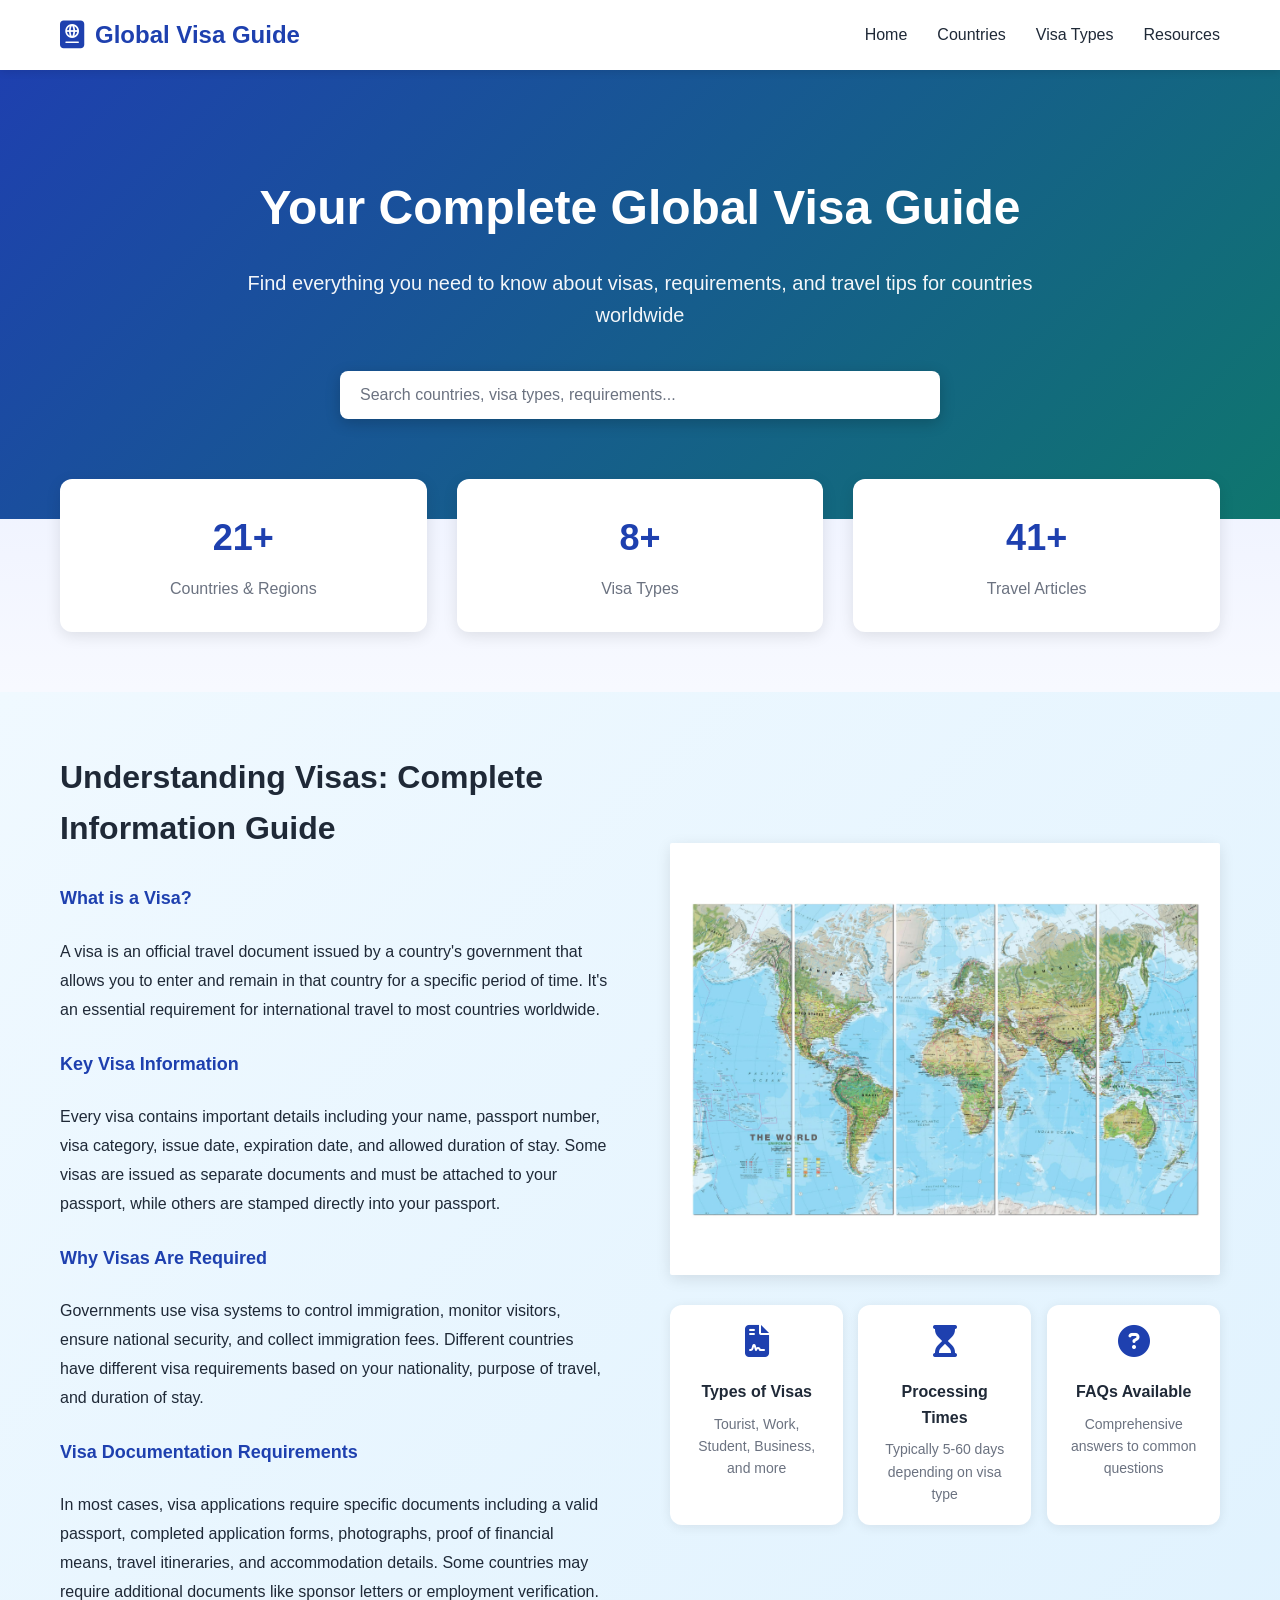
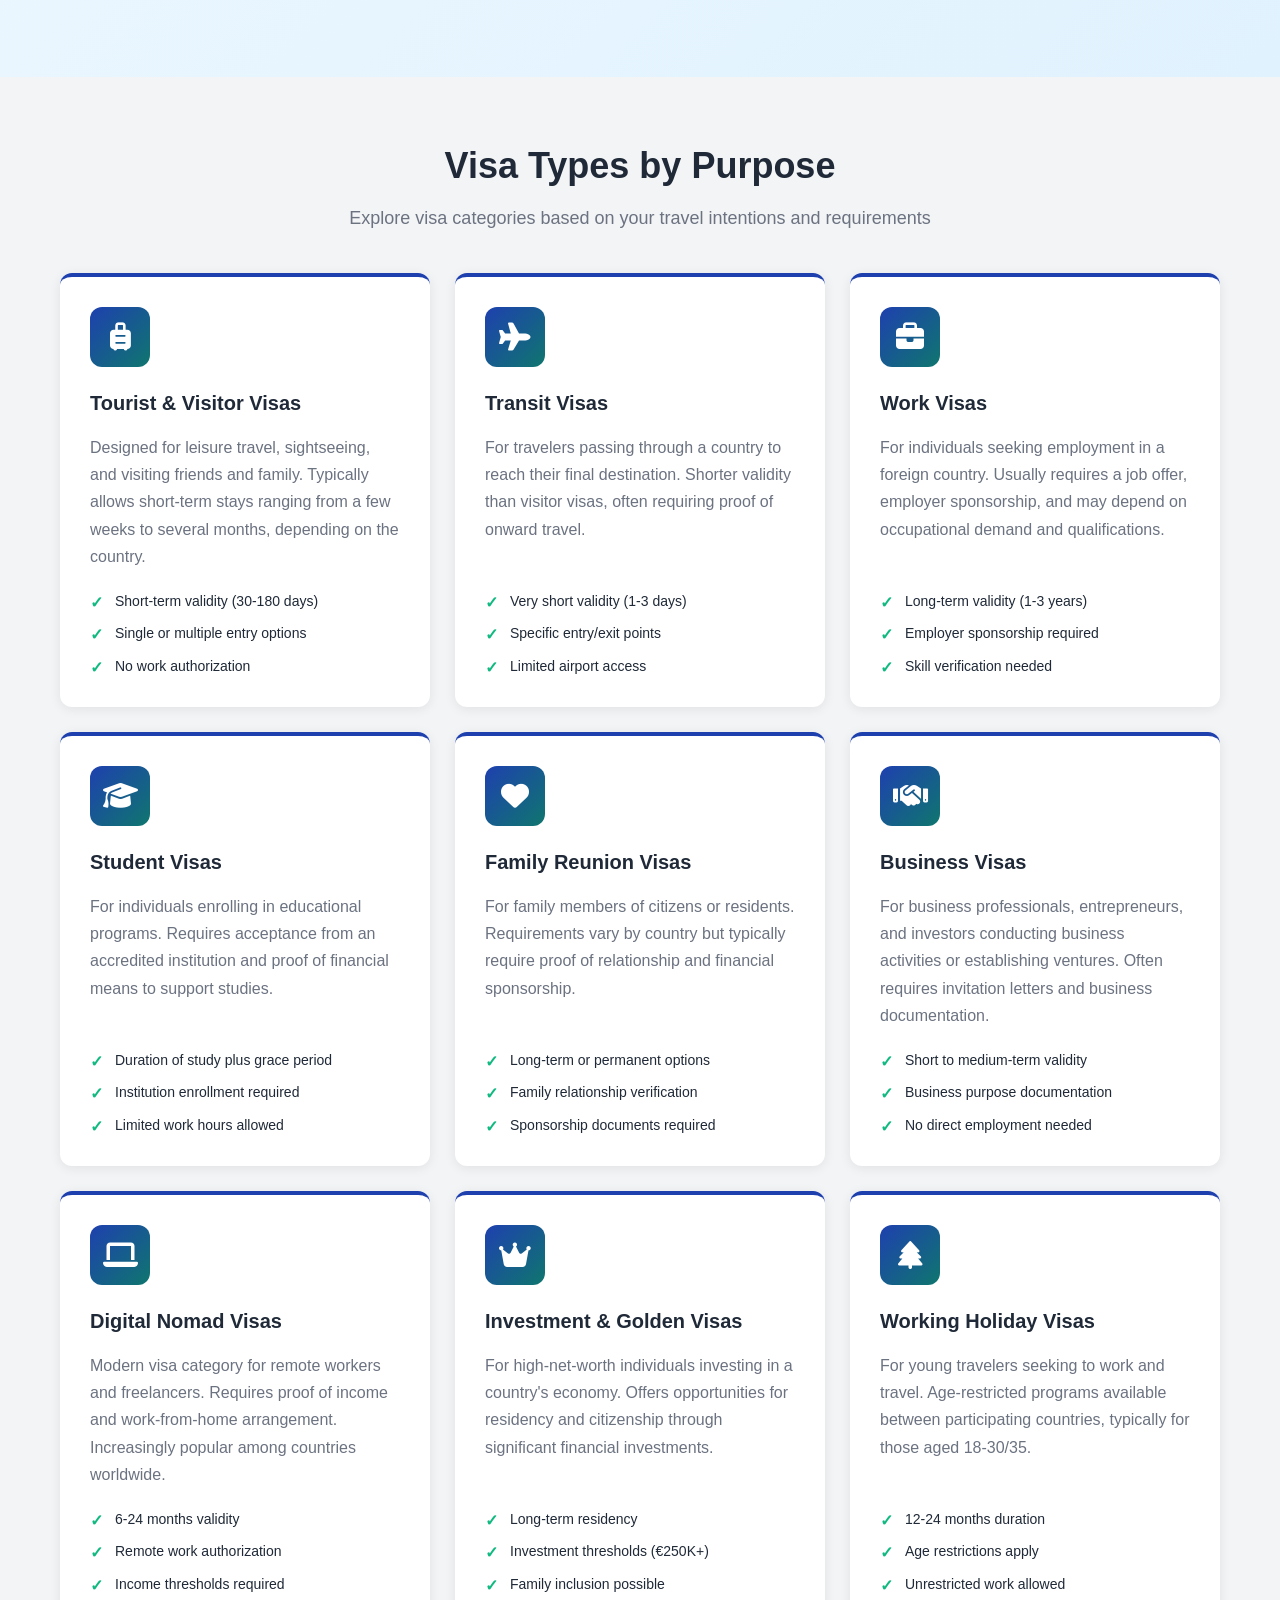
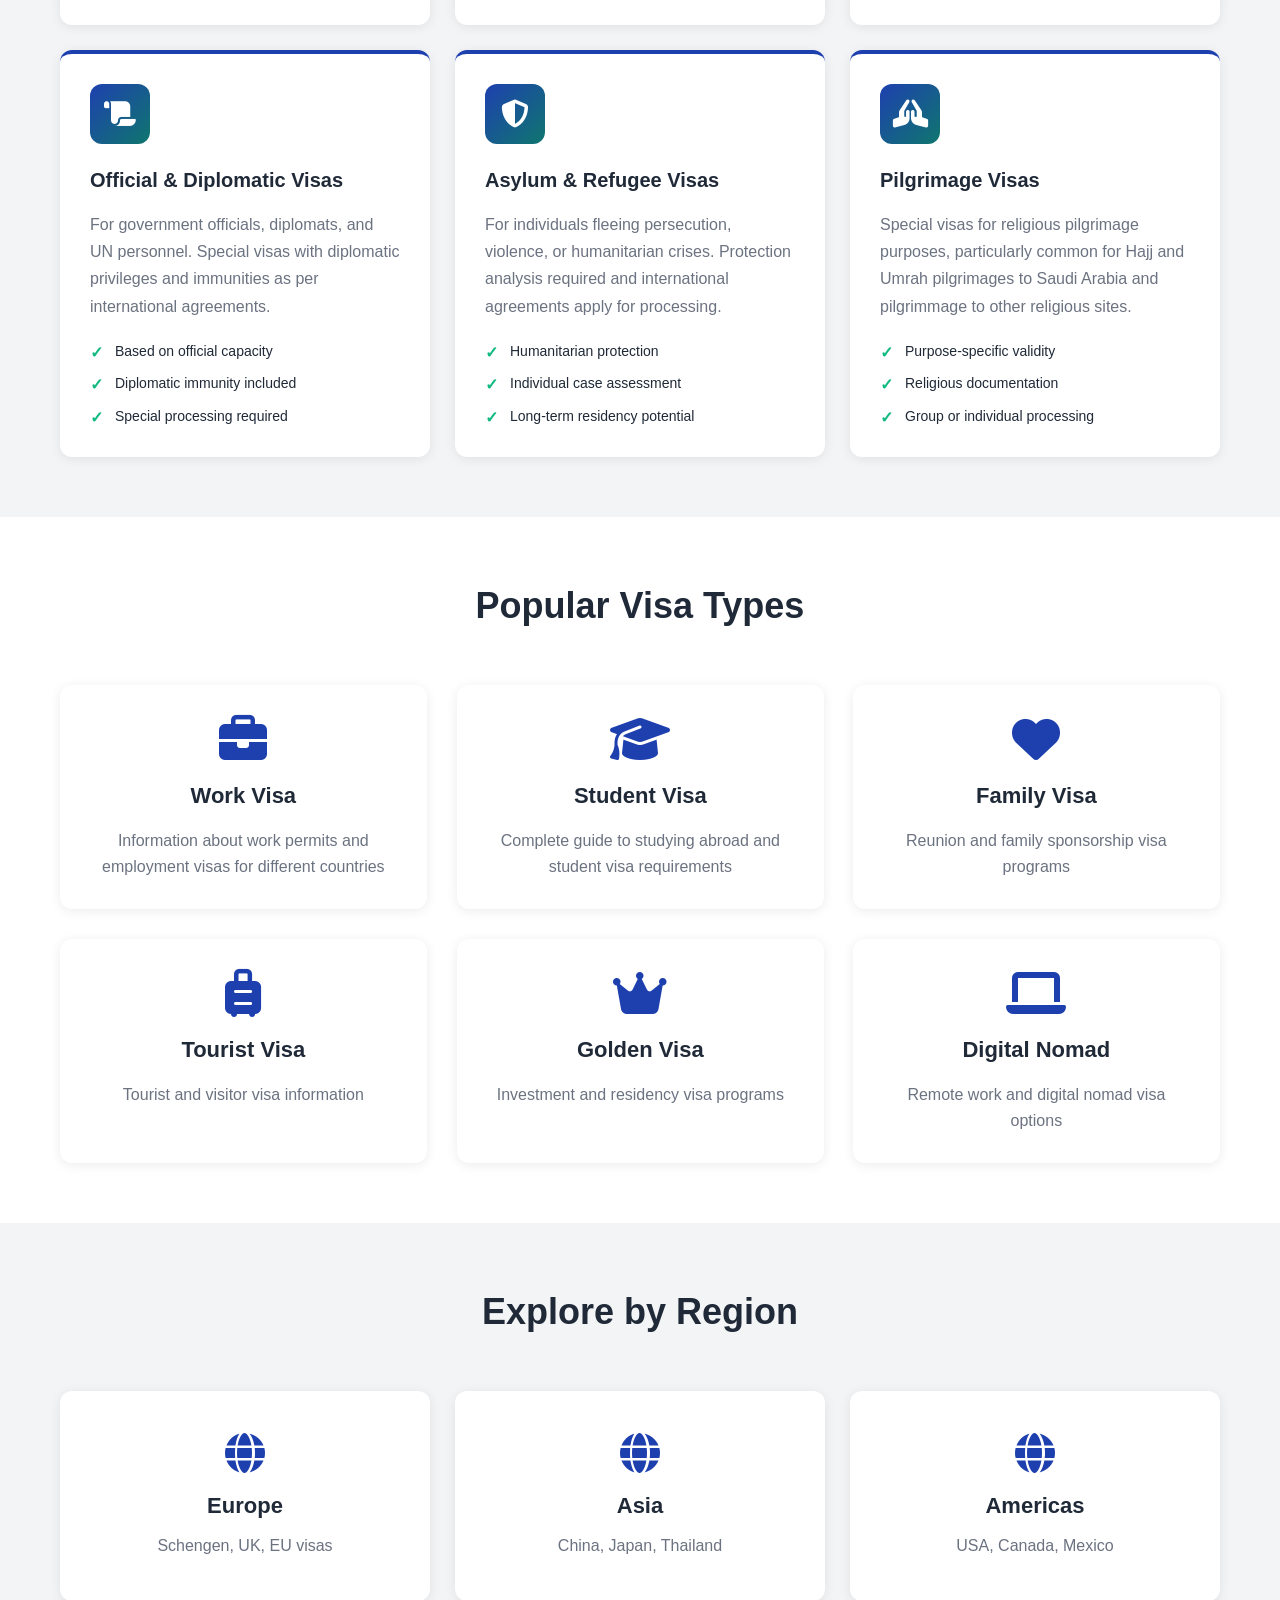
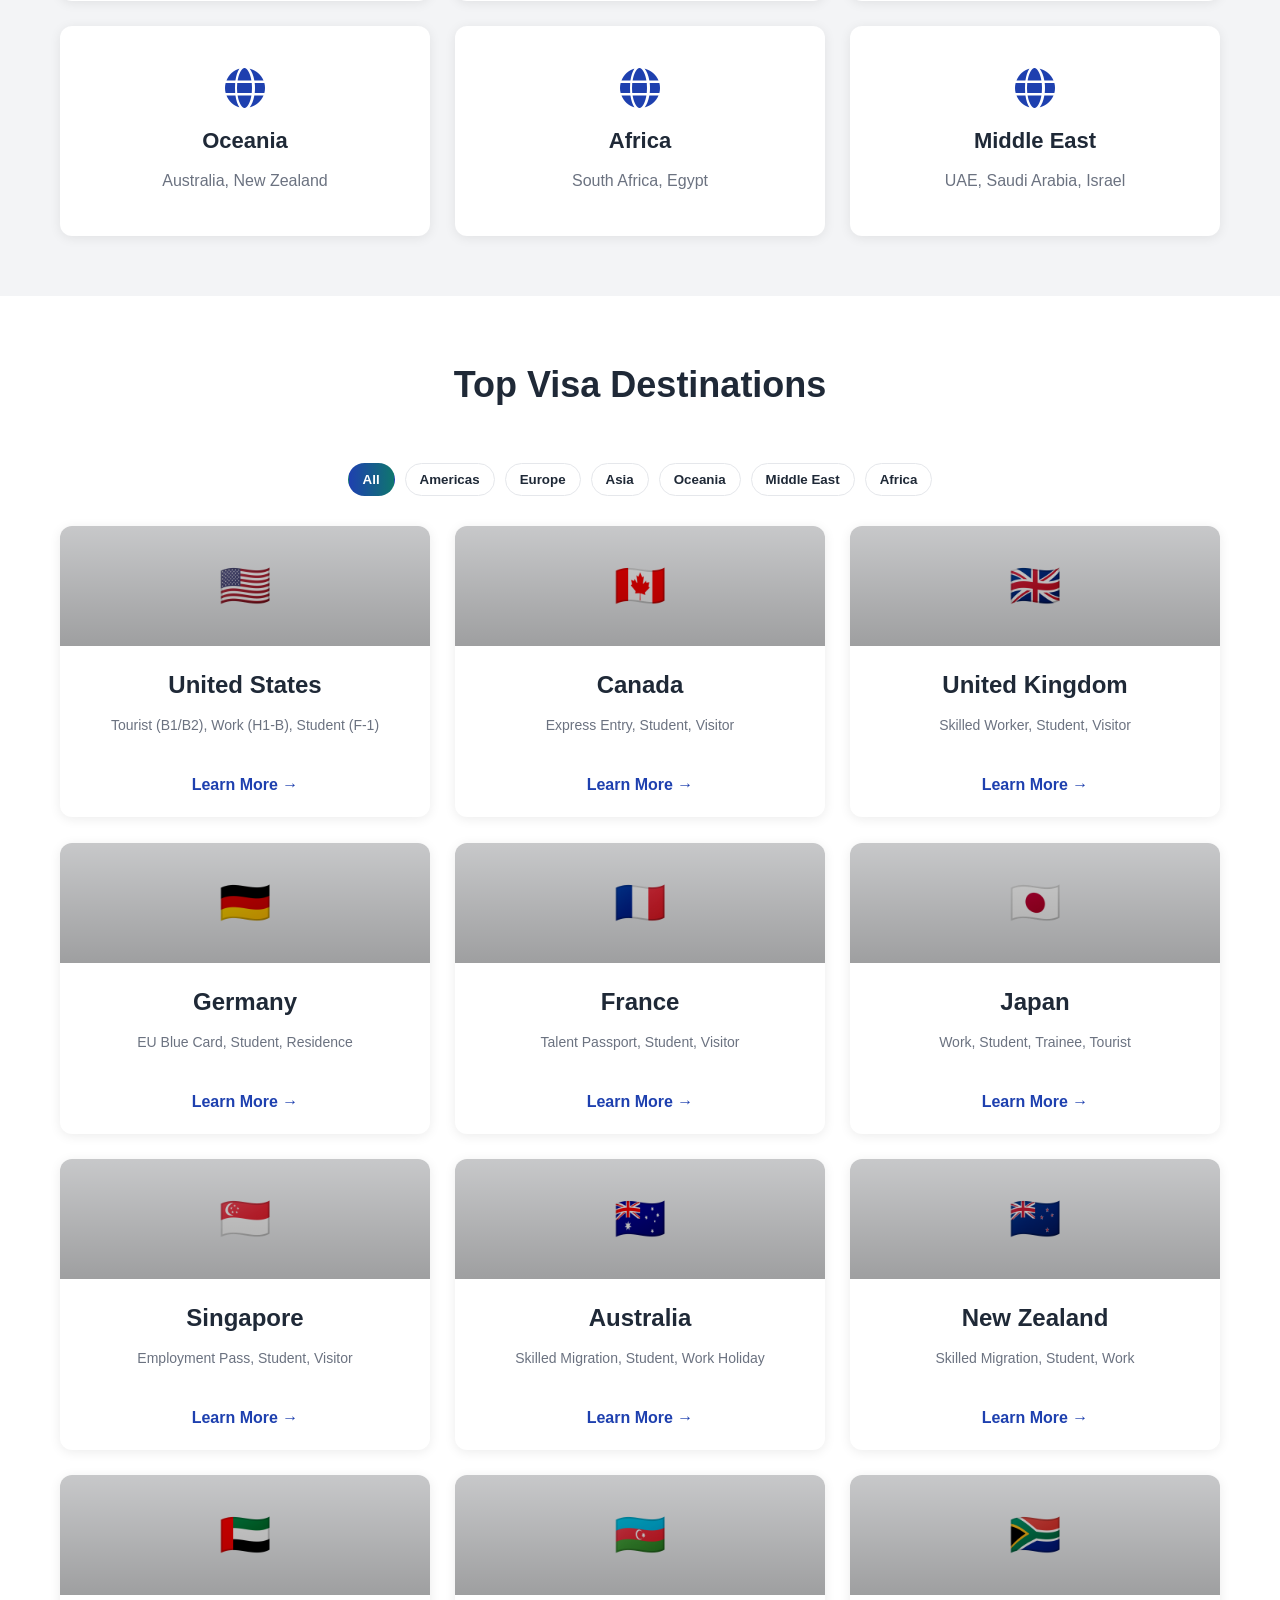
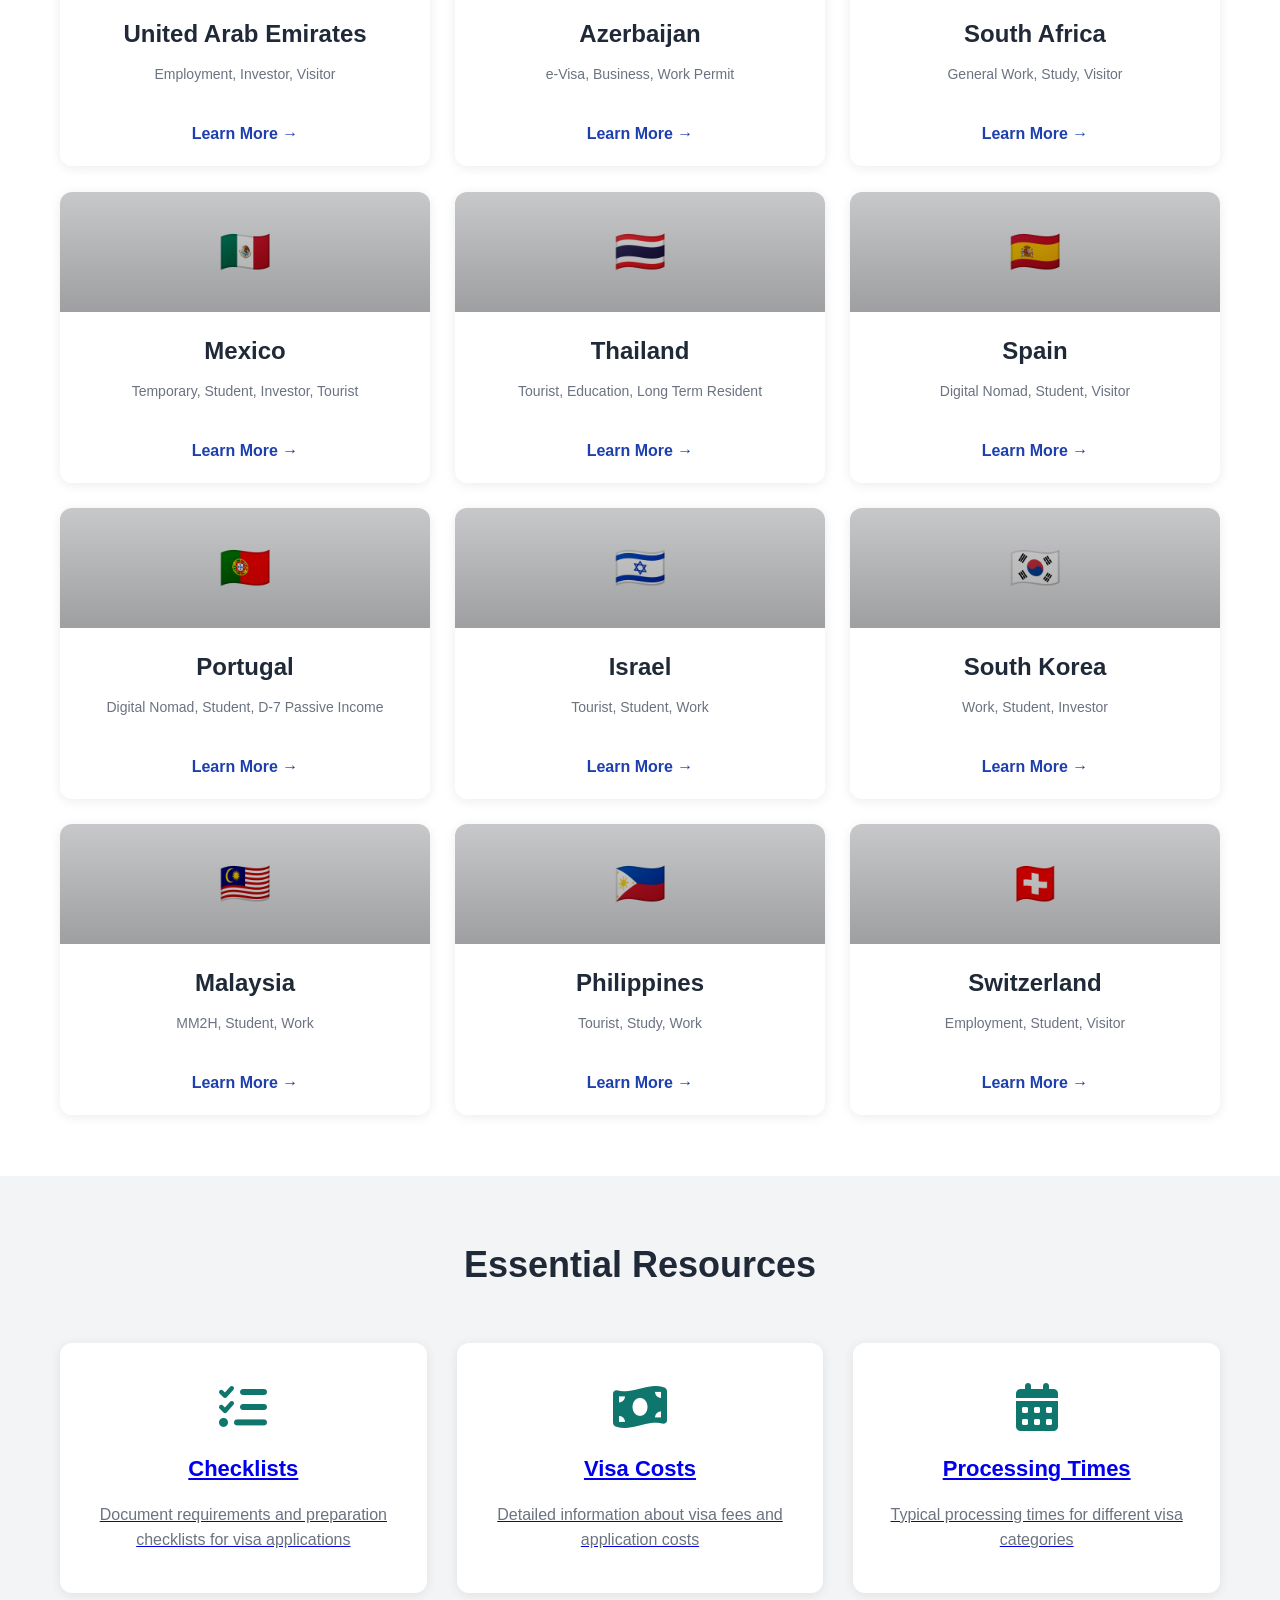
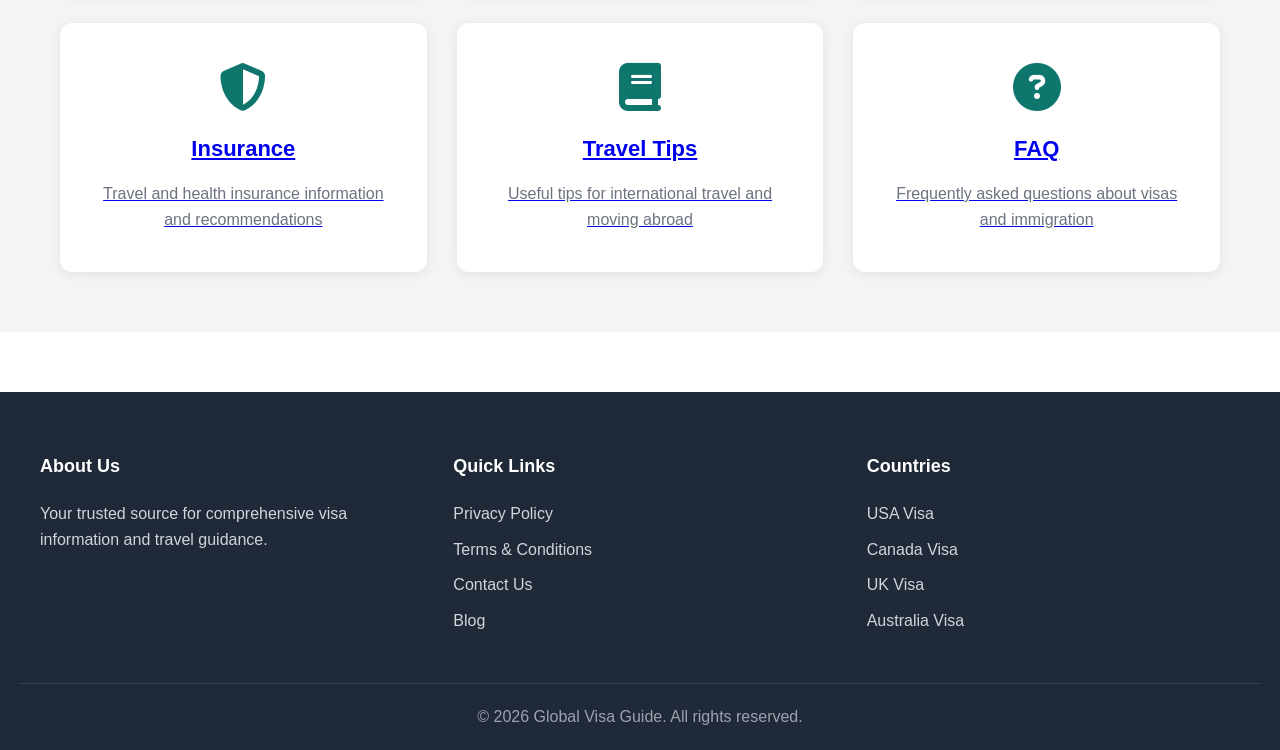
<file: index.html>
<!DOCTYPE html>
<html lang="en">
<head>
    <meta charset="UTF-8">
    <meta name="viewport" content="width=device-width, initial-scale=1.0">
    <meta name="description" content="Your complete global visa guide with information on visa types, requirements, processing times, and travel tips for 195+ countries and destinations worldwide.">
    <meta name="keywords" content="visa information, visa types, visa requirements, travel visa, immigration, work visa, student visa, tourist visa">
    <meta property="og:title" content="Global Visa Guide - Your Complete Visa Information Portal">
    <meta property="og:description" content="Find comprehensive information about visas, requirements, and travel tips for countries worldwide.">
    <meta property="og:type" content="website">
    <title>Global Visa Guide - Your Complete Visa Information Portal | Visa Types & Travel Information</title>
    <link rel="stylesheet" href="css/style.css">
    <link rel="preload" href="https://cdnjs.cloudflare.com/ajax/libs/font-awesome/6.4.0/css/all.min.css" as="style">
    <link rel="stylesheet" href="https://cdnjs.cloudflare.com/ajax/libs/font-awesome/6.4.0/css/all.min.css">
</head>
<body>
    <!-- Structured Data for SEO -->
    <script type="application/ld+json">
    {
      "@context": "https://schema.org",
      "@type": "Organization",
      "name": "Global Visa Guide",
      "description": "Your complete source for visa information, travel requirements, and immigration guidance",
      "url": "https://www.globalvisaguide.com",
      "sameAs": [
        "https://www.facebook.com/globalvisaguide",
        "https://www.twitter.com/globalvisaguide"
      ]
    }
    </script>
    <script type="application/ld+json">
    {
      "@context": "https://schema.org",
      "@type": "FAQPage",
      "mainEntity": [
        {
          "@type": "Question",
          "name": "What is a visa and why do I need one?",
          "acceptedAnswer": {
            "@type": "Answer",
            "text": "A visa is a travel document that allows you to enter a foreign country for a specific period of time. Different countries have different visa requirements based on your nationality and purpose of travel."
          }
        },
        {
          "@type": "Question",
          "name": "What are the different types of visas?",
          "acceptedAnswer": {
            "@type": "Answer",
            "text": "Common visa types include tourist/visitor visas, work visas, student visas, family reunion visas, business visas, digital nomad visas, and investment visas."
          }
        }
      ]
    }
    </script>

    <!-- Navigation Bar -->
    <nav class="navbar">
        <div class="nav-container">
            <div class="logo">
                <i class="fas fa-passport"></i>
                <span>Global Visa Guide</span>
            </div>
            <ul class="nav-menu">
                <li><a href="#home">Home</a></li>
                <li><a href="#countries">Countries</a></li>
                <li><a href="#visatypes">Visa Types</a></li>
                <li><a href="#resources">Resources</a></li>
            </ul>
            <div class="hamburger">
                <span></span>
                <span></span>
                <span></span>
            </div>
        </div>
    </nav>

    <!-- Hero Section -->
    <section id="home" class="hero">
        <div class="hero-content">
            <h1>Your Complete Global Visa Guide</h1>
            <p>Find everything you need to know about visas, requirements, and travel tips for countries worldwide</p>
            <input type="text" id="searchInput" class="search-box" placeholder="Search countries, visa types, requirements...">
        </div>
    </section>

    <!-- Quick Stats -->
    <section class="stats">
        <div class="stat-card">
            <h3 id="countriesCount">195+</h3>
            <p>Countries & Regions</p>
        </div>
        <div class="stat-card">
            <h3 id="visaTypesCount">50+</h3>
            <p>Visa Types</p>
        </div>
        <div class="stat-card">
            <h3 id="articlesCount">100+</h3>
            <p>Travel Articles</p>
        </div>
    </section>

    <!-- Comprehensive Visa Information Section -->
    <section class="section visa-info-section">
        <div class="container">
            <div class="visa-info-content">
                <div class="visa-info-text">
                    <h2>Understanding Visas: Complete Information Guide</h2>
                    <div class="visa-description">
                        <h3>What is a Visa?</h3>
                        <p>A visa is an official travel document issued by a country's government that allows you to enter and remain in that country for a specific period of time. It's an essential requirement for international travel to most countries worldwide.</p>

                        <h3>Key Visa Information</h3>
                        <p>Every visa contains important details including your name, passport number, visa category, issue date, expiration date, and allowed duration of stay. Some visas are issued as separate documents and must be attached to your passport, while others are stamped directly into your passport.</p>

                        <h3>Why Visas Are Required</h3>
                        <p>Governments use visa systems to control immigration, monitor visitors, ensure national security, and collect immigration fees. Different countries have different visa requirements based on your nationality, purpose of travel, and duration of stay.</p>

                        <h3>Visa Documentation Requirements</h3>
                        <p>In most cases, visa applications require specific documents including a valid passport, completed application forms, photographs, proof of financial means, travel itineraries, and accommodation details. Some countries may require additional documents like sponsor letters or employment verification.</p>
                    </div>
                </div>

                <div class="visa-info-visual">
                    <div class="world-map-container">
                        <img src="images/world-map.png" alt="Global Visa Guide - World Map Coverage for 195+ Countries" class="world-map-image" loading="lazy">
                    </div>

                    <div class="visa-quick-info">
                        <div class="info-box">
                            <i class="fas fa-file-contract"></i>
                            <h4>Types of Visas</h4>
                            <p>Tourist, Work, Student, Business, and more</p>
                        </div>
                        <div class="info-box">
                            <i class="fas fa-hourglass-start"></i>
                            <h4>Processing Times</h4>
                            <p>Typically 5-60 days depending on visa type</p>
                        </div>
                        <div class="info-box">
                            <i class="fas fa-question-circle"></i>
                            <h4>FAQs Available</h4>
                            <p>Comprehensive answers to common questions</p>
                        </div>
                    </div>
                </div>
            </div>
        </div>
    </section>

    <!-- Visa Types by Purpose Section -->
    <section class="section alternate-bg">
        <div class="container">
            <h2>Visa Types by Purpose</h2>
            <p class="section-subtitle">Explore visa categories based on your travel intentions and requirements</p>

            <div class="visa-categories-grid">
                <div class="visa-category-card">
                    <div class="category-icon">
                        <i class="fas fa-suitcase-rolling"></i>
                    </div>
                    <h3>Tourist & Visitor Visas</h3>
                    <p>Designed for leisure travel, sightseeing, and visiting friends and family. Typically allows short-term stays ranging from a few weeks to several months, depending on the country.</p>
                    <ul>
                        <li>Short-term validity (30-180 days)</li>
                        <li>Single or multiple entry options</li>
                        <li>No work authorization</li>
                    </ul>
                </div>

                <div class="visa-category-card">
                    <div class="category-icon">
                        <i class="fas fa-plane"></i>
                    </div>
                    <h3>Transit Visas</h3>
                    <p>For travelers passing through a country to reach their final destination. Shorter validity than visitor visas, often requiring proof of onward travel.</p>
                    <ul>
                        <li>Very short validity (1-3 days)</li>
                        <li>Specific entry/exit points</li>
                        <li>Limited airport access</li>
                    </ul>
                </div>

                <div class="visa-category-card">
                    <div class="category-icon">
                        <i class="fas fa-briefcase"></i>
                    </div>
                    <h3>Work Visas</h3>
                    <p>For individuals seeking employment in a foreign country. Usually requires a job offer, employer sponsorship, and may depend on occupational demand and qualifications.</p>
                    <ul>
                        <li>Long-term validity (1-3 years)</li>
                        <li>Employer sponsorship required</li>
                        <li>Skill verification needed</li>
                    </ul>
                </div>

                <div class="visa-category-card">
                    <div class="category-icon">
                        <i class="fas fa-graduation-cap"></i>
                    </div>
                    <h3>Student Visas</h3>
                    <p>For individuals enrolling in educational programs. Requires acceptance from an accredited institution and proof of financial means to support studies.</p>
                    <ul>
                        <li>Duration of study plus grace period</li>
                        <li>Institution enrollment required</li>
                        <li>Limited work hours allowed</li>
                    </ul>
                </div>

                <div class="visa-category-card">
                    <div class="category-icon">
                        <i class="fas fa-heart"></i>
                    </div>
                    <h3>Family Reunion Visas</h3>
                    <p>For family members of citizens or residents. Requirements vary by country but typically require proof of relationship and financial sponsorship.</p>
                    <ul>
                        <li>Long-term or permanent options</li>
                        <li>Family relationship verification</li>
                        <li>Sponsorship documents required</li>
                    </ul>
                </div>

                <div class="visa-category-card">
                    <div class="category-icon">
                        <i class="fas fa-handshake"></i>
                    </div>
                    <h3>Business Visas</h3>
                    <p>For business professionals, entrepreneurs, and investors conducting business activities or establishing ventures. Often requires invitation letters and business documentation.</p>
                    <ul>
                        <li>Short to medium-term validity</li>
                        <li>Business purpose documentation</li>
                        <li>No direct employment needed</li>
                    </ul>
                </div>

                <div class="visa-category-card">
                    <div class="category-icon">
                        <i class="fas fa-laptop"></i>
                    </div>
                    <h3>Digital Nomad Visas</h3>
                    <p>Modern visa category for remote workers and freelancers. Requires proof of income and work-from-home arrangement. Increasingly popular among countries worldwide.</p>
                    <ul>
                        <li>6-24 months validity</li>
                        <li>Remote work authorization</li>
                        <li>Income thresholds required</li>
                    </ul>
                </div>

                <div class="visa-category-card">
                    <div class="category-icon">
                        <i class="fas fa-crown"></i>
                    </div>
                    <h3>Investment & Golden Visas</h3>
                    <p>For high-net-worth individuals investing in a country's economy. Offers opportunities for residency and citizenship through significant financial investments.</p>
                    <ul>
                        <li>Long-term residency</li>
                        <li>Investment thresholds (€250K+)</li>
                        <li>Family inclusion possible</li>
                    </ul>
                </div>

                <div class="visa-category-card">
                    <div class="category-icon">
                        <i class="fas fa-tree"></i>
                    </div>
                    <h3>Working Holiday Visas</h3>
                    <p>For young travelers seeking to work and travel. Age-restricted programs available between participating countries, typically for those aged 18-30/35.</p>
                    <ul>
                        <li>12-24 months duration</li>
                        <li>Age restrictions apply</li>
                        <li>Unrestricted work allowed</li>
                    </ul>
                </div>

                <div class="visa-category-card">
                    <div class="category-icon">
                        <i class="fas fa-scroll"></i>
                    </div>
                    <h3>Official & Diplomatic Visas</h3>
                    <p>For government officials, diplomats, and UN personnel. Special visas with diplomatic privileges and immunities as per international agreements.</p>
                    <ul>
                        <li>Based on official capacity</li>
                        <li>Diplomatic immunity included</li>
                        <li>Special processing required</li>
                    </ul>
                </div>

                <div class="visa-category-card">
                    <div class="category-icon">
                        <i class="fas fa-shield-alt"></i>
                    </div>
                    <h3>Asylum & Refugee Visas</h3>
                    <p>For individuals fleeing persecution, violence, or humanitarian crises. Protection analysis required and international agreements apply for processing.</p>
                    <ul>
                        <li>Humanitarian protection</li>
                        <li>Individual case assessment</li>
                        <li>Long-term residency potential</li>
                    </ul>
                </div>

                <div class="visa-category-card">
                    <div class="category-icon">
                        <i class="fas fa-praying-hands"></i>
                    </div>
                    <h3>Pilgrimage Visas</h3>
                    <p>Special visas for religious pilgrimage purposes, particularly common for Hajj and Umrah pilgrimages to Saudi Arabia and pilgrimmage to other religious sites.</p>
                    <ul>
                        <li>Purpose-specific validity</li>
                        <li>Religious documentation</li>
                        <li>Group or individual processing</li>
                    </ul>
                </div>
            </div>
        </div>
    </section>

    <!-- Visa Types Section -->
    <section id="visatypes" class="section">
        <div class="container">
            <h2>Popular Visa Types</h2>
            <div class="visa-types-grid">
                <div class="card visa-card">
                    <i class="fas fa-briefcase"></i>
                    <h3>Work Visa</h3>
                    <p>Information about work permits and employment visas for different countries</p>
                </div>
                <div class="card visa-card">
                    <i class="fas fa-graduation-cap"></i>
                    <h3>Student Visa</h3>
                    <p>Complete guide to studying abroad and student visa requirements</p>
                </div>
                <div class="card visa-card">
                    <i class="fas fa-heart"></i>
                    <h3>Family Visa</h3>
                    <p>Reunion and family sponsorship visa programs</p>
                </div>
                <div class="card visa-card">
                    <i class="fas fa-suitcase-rolling"></i>
                    <h3>Tourist Visa</h3>
                    <p>Tourist and visitor visa information</p>
                </div>
                <div class="card visa-card">
                    <i class="fas fa-crown"></i>
                    <h3>Golden Visa</h3>
                    <p>Investment and residency visa programs</p>
                </div>
                <div class="card visa-card">
                    <i class="fas fa-laptop"></i>
                    <h3>Digital Nomad</h3>
                    <p>Remote work and digital nomad visa options</p>
                </div>
            </div>
        </div>
    </section>

    <!-- Regions Section -->
    <section id="countries" class="section alternate-bg">
        <div class="container">
            <h2>Explore by Region</h2>
            <div class="regions-grid">
                <a href="#" class="region-card">
                    <i class="fas fa-globe"></i>
                    <h3>Europe</h3>
                    <p>Schengen, UK, EU visas</p>
                </a>
                <a href="#" class="region-card">
                    <i class="fas fa-globe"></i>
                    <h3>Asia</h3>
                    <p>China, Japan, Thailand</p>
                </a>
                <a href="#" class="region-card">
                    <i class="fas fa-globe"></i>
                    <h3>Americas</h3>
                    <p>USA, Canada, Mexico</p>
                </a>
                <a href="#" class="region-card">
                    <i class="fas fa-globe"></i>
                    <h3>Oceania</h3>
                    <p>Australia, New Zealand</p>
                </a>
                <a href="#" class="region-card">
                    <i class="fas fa-globe"></i>
                    <h3>Africa</h3>
                    <p>South Africa, Egypt</p>
                </a>
                <a href="#" class="region-card">
                    <i class="fas fa-globe"></i>
                    <h3>Middle East</h3>
                    <p>UAE, Saudi Arabia, Israel</p>
                </a>
            </div>
        </div>
    </section>

    <!-- Top Destinations -->
    <section class="section">
        <div class="container">
            <h2>Top Visa Destinations</h2>
            <div id="regionFilters" class="filter-bar" aria-label="Filter destinations by region">
                <!-- Buttons populated by js/ui.js -->
            </div>
            <div id="topDestinations" class="destinations-grid">
                <div class="destination-card">
                    <div class="card-header">🇺🇸</div>
                    <h3>United States</h3>
                    <p class="visa-info">Tourist, Work, Student</p>
                    <a href="#" class="btn-link">Learn More →</a>
                </div>
                <div class="destination-card">
                    <div class="card-header">🇨🇦</div>
                    <h3>Canada</h3>
                    <p class="visa-info">Express Entry, Study, Tourist</p>
                    <a href="#" class="btn-link">Learn More →</a>
                </div>
                <div class="destination-card">
                    <div class="card-header">🇬🇧</div>
                    <h3>United Kingdom</h3>
                    <p class="visa-info">Skilled, Student, Visitor</p>
                    <a href="#" class="btn-link">Learn More →</a>
                </div>
                <div class="destination-card">
                    <div class="card-header">🇯🇵</div>
                    <h3>Japan</h3>
                    <p class="visa-info">Work, Study, Tourist</p>
                    <a href="#" class="btn-link">Learn More →</a>
                </div>
                <div class="destination-card">
                    <div class="card-header">🇦🇺</div>
                    <h3>Australia</h3>
                    <p class="visa-info">Skilled, Student, Tourist</p>
                    <a href="#" class="btn-link">Learn More →</a>
                </div>
                <div class="destination-card">
                    <div class="card-header">🇩🇪</div>
                    <h3>Germany</h3>
                    <p class="visa-info">Work, Study, Residence</p>
                    <a href="#" class="btn-link">Learn More →</a>
                </div>
            </div>
        </div>
    </section>

    <!-- Resources Section -->
    <section id="resources" class="section alternate-bg">
        <div class="container">
            <h2>Essential Resources</h2>
            <div class="resources-grid">
                <a href="pages/checklist.html" class="resource-card">
                    <i class="fas fa-list-check"></i>
                    <h3>Checklists</h3>
                    <p>Document requirements and preparation checklists for visa applications</p>
                </a>
                <a href="pages/visa-costs.html" class="resource-card">
                    <i class="fas fa-money-bill-wave"></i>
                    <h3>Visa Costs</h3>
                    <p>Detailed information about visa fees and application costs</p>
                </a>
                <a href="pages/processing-times.html" class="resource-card">
                    <i class="fas fa-calendar-alt"></i>
                    <h3>Processing Times</h3>
                    <p>Typical processing times for different visa categories</p>
                </a>
                <a href="pages/insurance.html" class="resource-card">
                    <i class="fas fa-shield-alt"></i>
                    <h3>Insurance</h3>
                    <p>Travel and health insurance information and recommendations</p>
                </a>
                <a href="pages/travel-tips.html" class="resource-card">
                    <i class="fas fa-book"></i>
                    <h3>Travel Tips</h3>
                    <p>Useful tips for international travel and moving abroad</p>
                </a>
                <a href="pages/faq.html" class="resource-card">
                    <i class="fas fa-question-circle"></i>
                    <h3>FAQ</h3>
                    <p>Frequently asked questions about visas and immigration</p>
                </a>
            </div>
        </div>
    </section>

    <!-- Search Results Section (Hidden by default) -->
    <section id="searchResults" class="section" style="display: none;">
        <div class="container">
            <h2>Search Results</h2>
            <div id="resultsContainer" class="destinations-grid"></div>
        </div>
    </section>

    <!-- Footer -->
    <footer class="footer">
        <div class="footer-content">
            <div class="footer-section">
                <h4>About Us</h4>
                <p>Your trusted source for comprehensive visa information and travel guidance.</p>
            </div>
            <div class="footer-section">
                <h4>Quick Links</h4>
                <ul>
                    <li><a href="pages/privacy.html">Privacy Policy</a></li>
                    <li><a href="pages/terms.html">Terms & Conditions</a></li>
                    <li><a href="pages/contact.html">Contact Us</a></li>
                    <li><a href="pages/blog.html">Blog</a></li>
                </ul>
            </div>
            <div class="footer-section">
                <h4>Countries</h4>
                <ul>
                    <li><a href="#">USA Visa</a></li>
                    <li><a href="#">Canada Visa</a></li>
                    <li><a href="#">UK Visa</a></li>
                    <li><a href="#">Australia Visa</a></li>
                </ul>
            </div>
        </div>
        <div class="footer-bottom">
            <p>&copy; 2026 Global Visa Guide. All rights reserved.</p>
        </div>
    </footer>

    <script src="js/blogs.js" defer></script>
    <script src="js/ui.js" defer></script>
    <script src="js/script.js" defer></script>
</body>
</html>
</file>
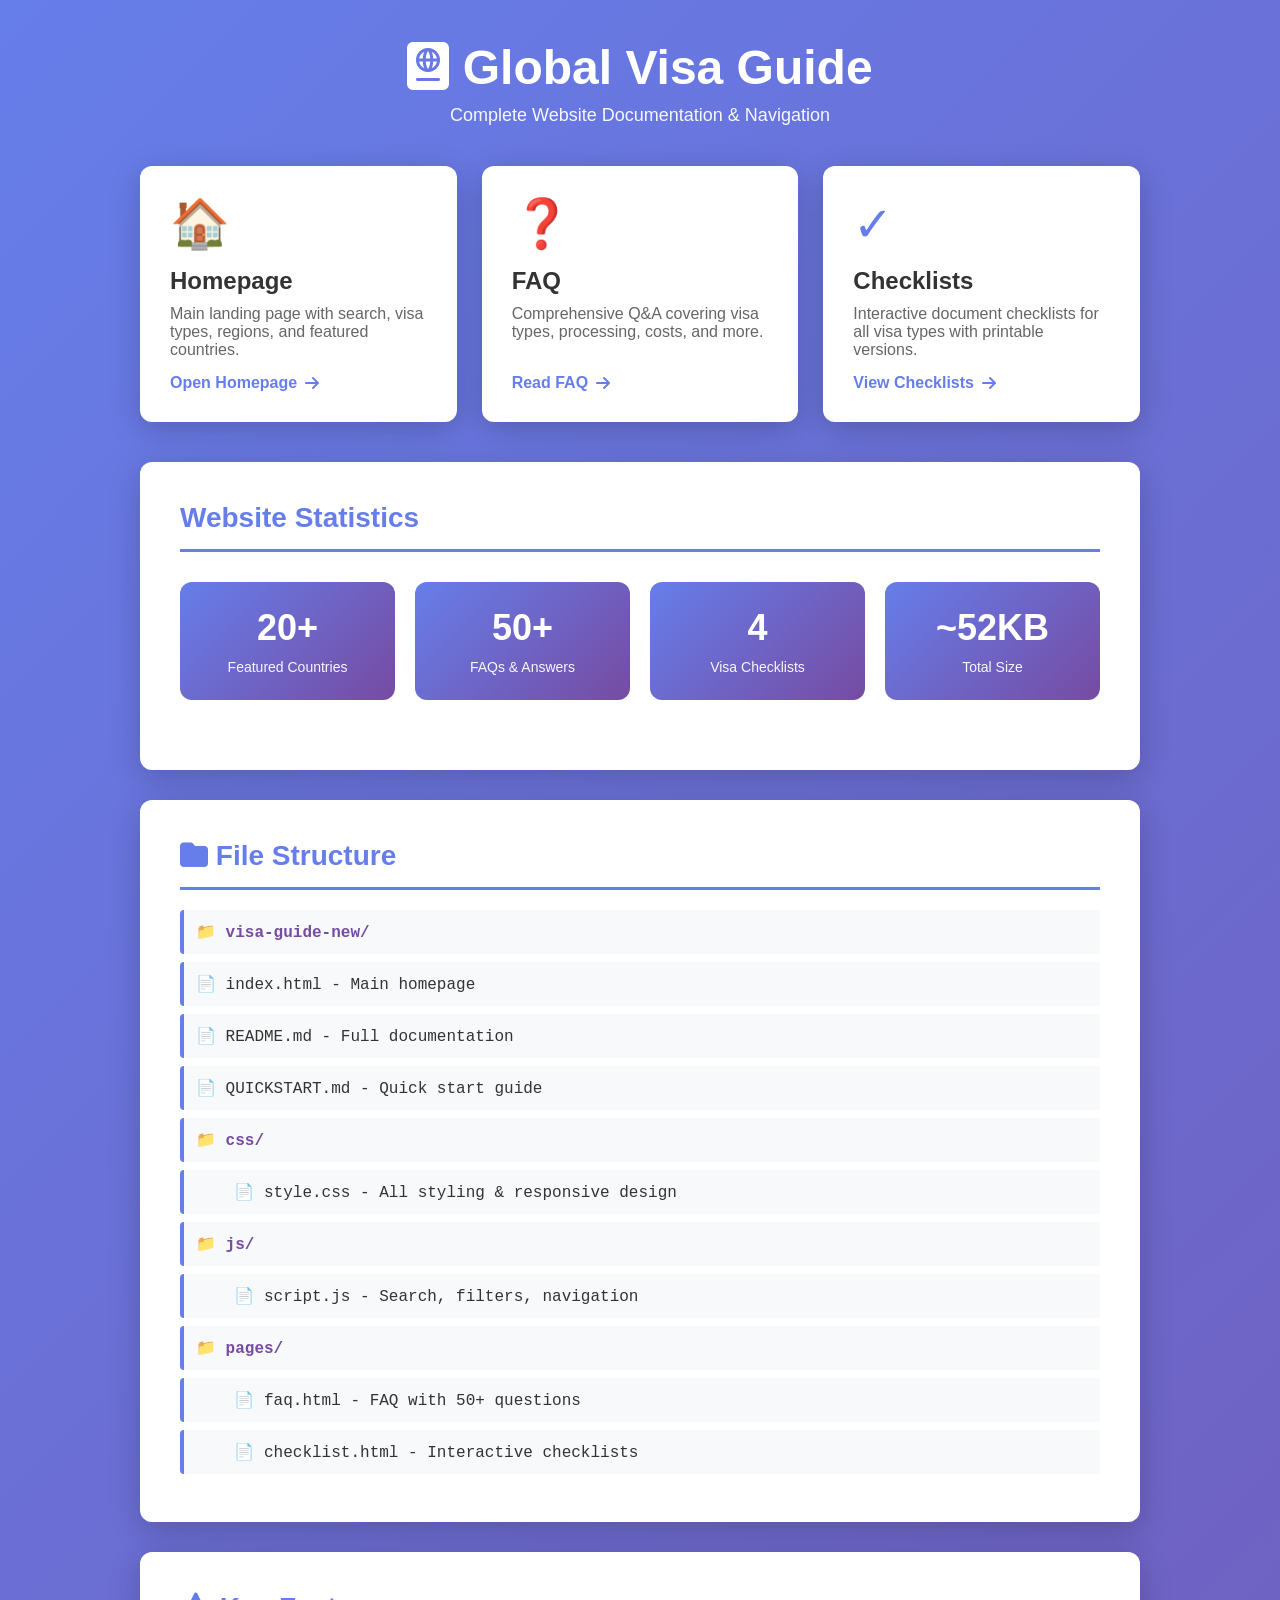
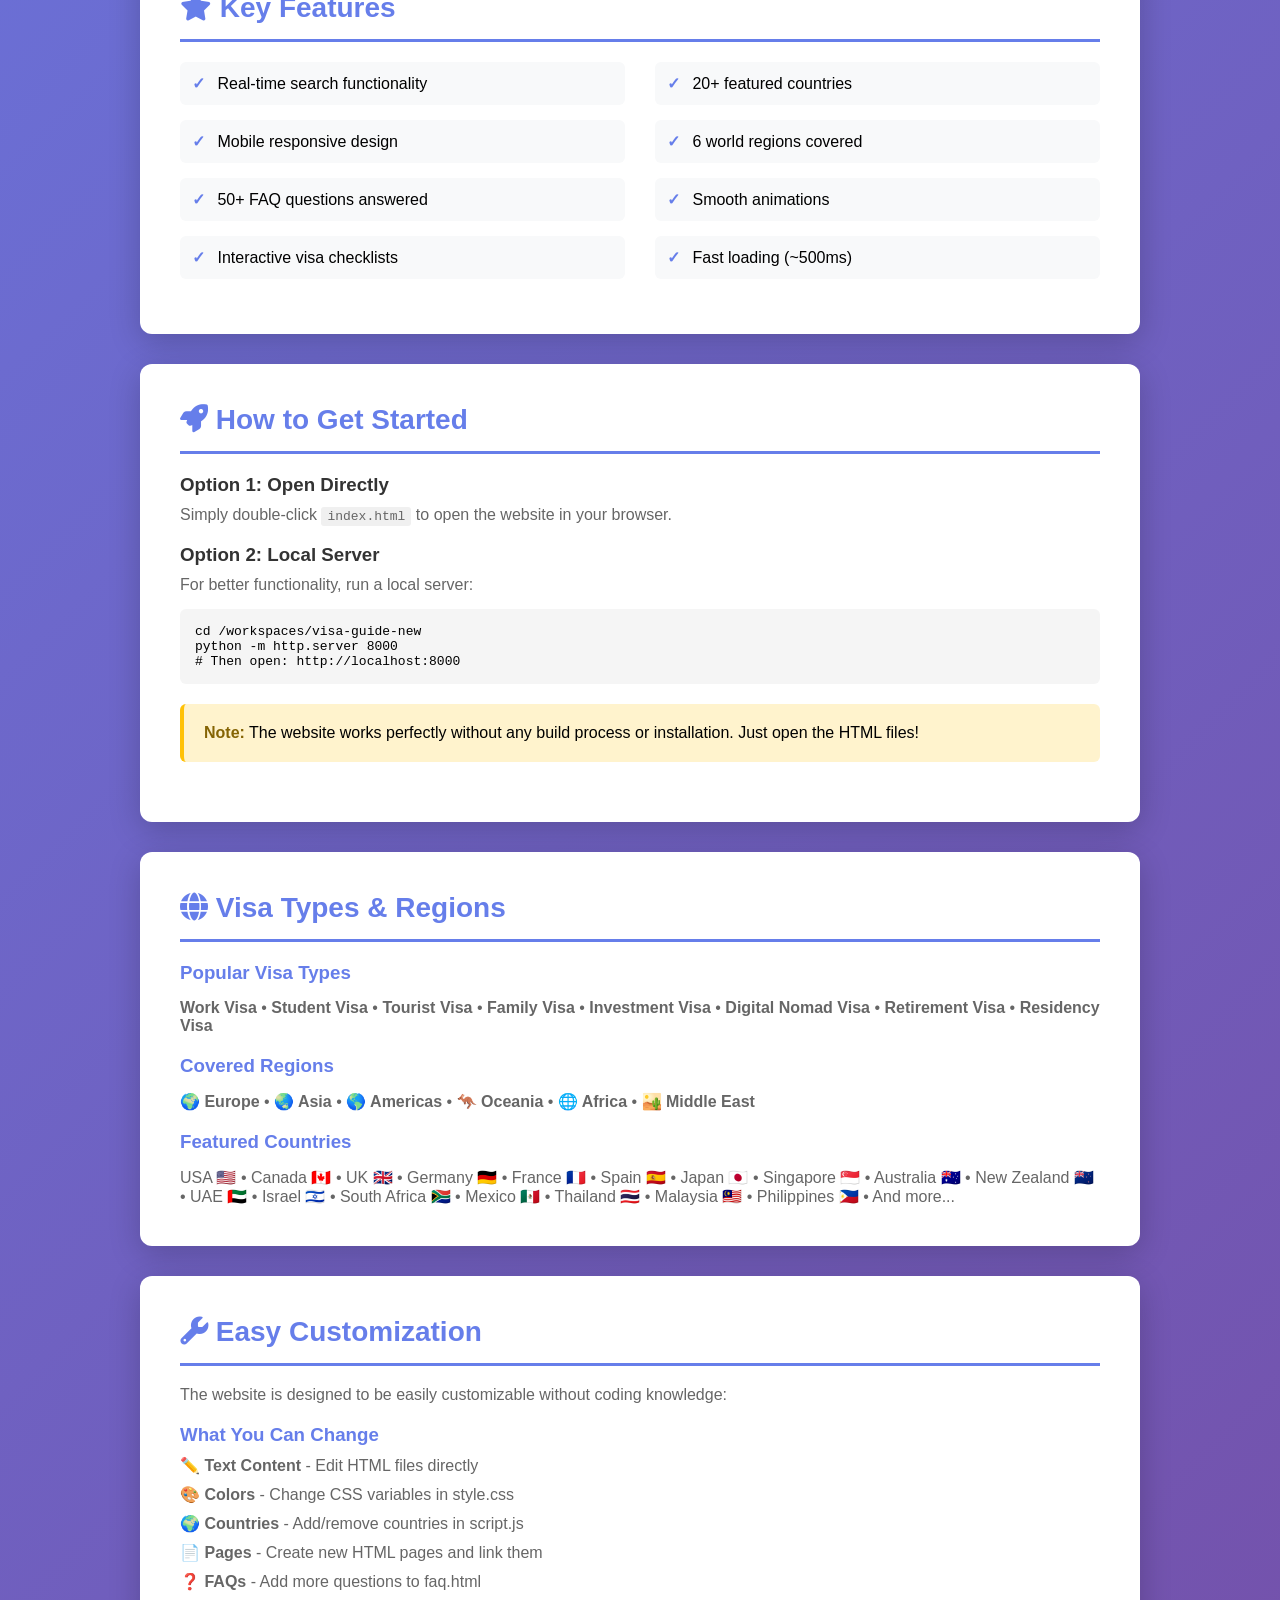
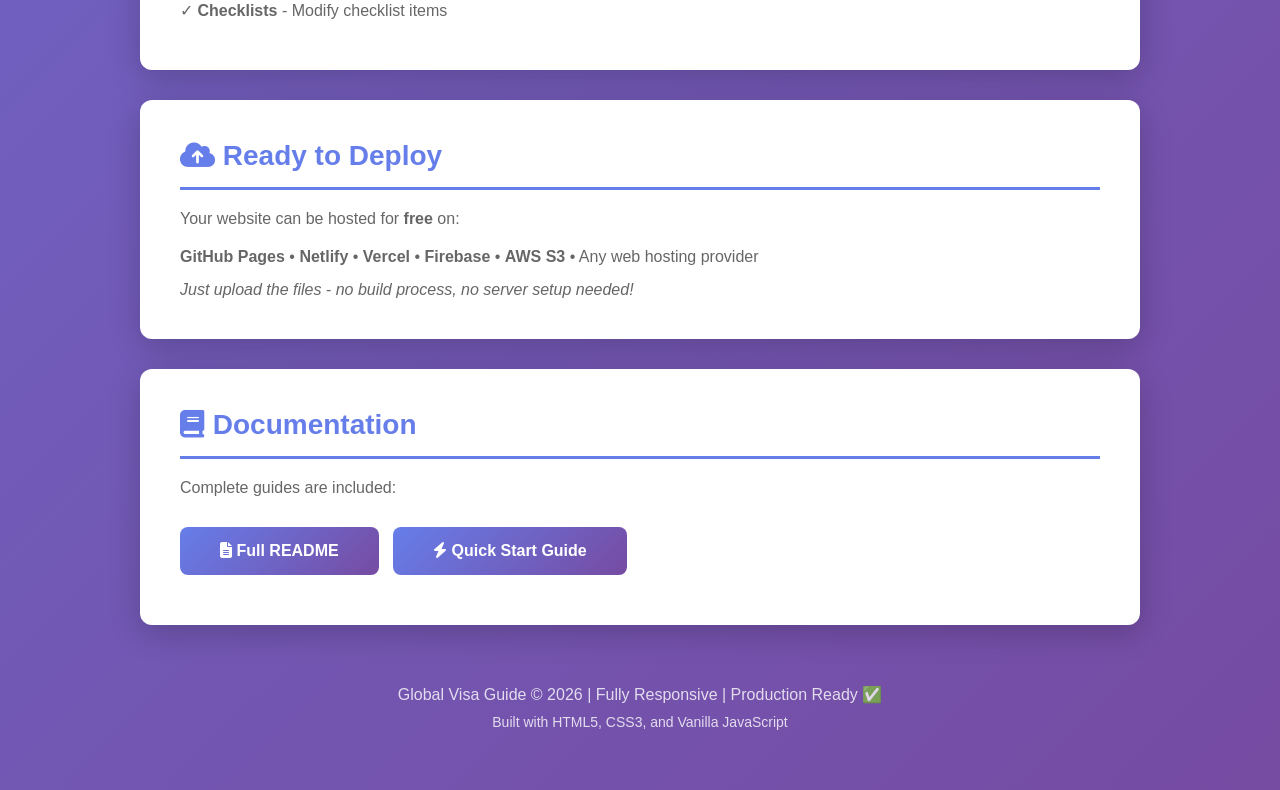
<file: index-docs.html>
<!DOCTYPE html>
<html lang="en">
<head>
    <meta charset="UTF-8">
    <meta name="viewport" content="width=device-width, initial-scale=1.0">
    <title>Website Index - Global Visa Guide</title>
    <link rel="stylesheet" href="https://cdnjs.cloudflare.com/ajax/libs/font-awesome/6.4.0/css/all.min.css">
    <style>
        * {
            margin: 0;
            padding: 0;
            box-sizing: border-box;
        }
        
        body {
            font-family: 'Segoe UI', Tahoma, Geneva, Verdana, sans-serif;
            background: linear-gradient(135deg, #667eea 0%, #764ba2 100%);
            min-height: 100vh;
            padding: 40px 20px;
        }
        
        .container {
            max-width: 1000px;
            margin: 0 auto;
        }
        
        .header {
            text-align: center;
            color: white;
            margin-bottom: 40px;
        }
        
        .header h1 {
            font-size: 48px;
            margin-bottom: 10px;
        }
        
        .header p {
            font-size: 18px;
            opacity: 0.95;
        }
        
        .grid {
            display: grid;
            grid-template-columns: repeat(auto-fit, minmax(300px, 1fr));
            gap: 25px;
            margin-bottom: 40px;
        }
        
        .card {
            background: white;
            border-radius: 12px;
            padding: 30px;
            box-shadow: 0 8px 32px rgba(0, 0, 0, 0.2);
            transition: all 0.3s ease;
            text-decoration: none;
            color: inherit;
            display: flex;
            flex-direction: column;
            cursor: pointer;
        }
        
        .card:hover {
            transform: translateY(-5px);
            box-shadow: 0 12px 40px rgba(0, 0, 0, 0.3);
        }
        
        .card-icon {
            font-size: 48px;
            margin-bottom: 15px;
            color: #667eea;
        }
        
        .card h2 {
            font-size: 24px;
            margin-bottom: 10px;
            color: #333;
        }
        
        .card p {
            color: #666;
            margin-bottom: 15px;
            flex: 1;
        }
        
        .card-link {
            color: #667eea;
            font-weight: 600;
            display: inline-flex;
            align-items: center;
            gap: 8px;
            margin-top: auto;
        }
        
        .card-link:hover {
            gap: 12px;
        }
        
        .section {
            background: white;
            border-radius: 12px;
            padding: 40px;
            margin-bottom: 30px;
            box-shadow: 0 8px 32px rgba(0, 0, 0, 0.2);
        }
        
        .section h2 {
            color: #667eea;
            margin-bottom: 20px;
            font-size: 28px;
            border-bottom: 3px solid #667eea;
            padding-bottom: 15px;
        }
        
        .file-list {
            list-style: none;
            margin: 0;
        }
        
        .file-list li {
            padding: 12px;
            margin: 8px 0;
            background: #f8f9fa;
            border-left: 4px solid #667eea;
            border-radius: 4px;
            font-family: 'Courier New', monospace;
            color: #333;
        }
        
        .file-list li.folder {
            color: #764ba2;
            font-weight: 600;
        }
        
        .feature-list {
            columns: 2;
            gap: 30px;
        }
        
        .feature-list li {
            padding: 12px;
            margin-bottom: 15px;
            background: #f8f9fa;
            border-radius: 6px;
            list-style: none;
        }
        
        .feature-list li:before {
            content: "✓ ";
            color: #667eea;
            font-weight: bold;
            margin-right: 8px;
        }
        
        .stats {
            display: grid;
            grid-template-columns: repeat(auto-fit, minmax(150px, 1fr));
            gap: 20px;
            margin: 30px 0;
        }
        
        .stat-box {
            background: linear-gradient(135deg, #667eea 0%, #764ba2 100%);
            color: white;
            padding: 25px;
            border-radius: 12px;
            text-align: center;
        }
        
        .stat-box .number {
            font-size: 36px;
            font-weight: bold;
            margin-bottom: 10px;
        }
        
        .stat-box .label {
            font-size: 14px;
            opacity: 0.95;
        }
        
        .button {
            display: inline-block;
            padding: 15px 40px;
            background: linear-gradient(135deg, #667eea 0%, #764ba2 100%);
            color: white;
            text-decoration: none;
            border-radius: 8px;
            font-weight: 600;
            margin: 10px 10px 10px 0;
            transition: all 0.3s ease;
            border: none;
            cursor: pointer;
            font-size: 16px;
        }
        
        .button:hover {
            transform: translateY(-2px);
            box-shadow: 0 6px 20px rgba(102, 126, 234, 0.4);
        }
        
        .note-box {
            background: #fff3cd;
            border-left: 4px solid #ffc107;
            padding: 20px;
            border-radius: 6px;
            margin: 20px 0;
        }
        
        .note-box strong {
            color: #856404;
        }
        
        footer {
            text-align: center;
            color: white;
            margin-top: 40px;
            padding: 20px;
            opacity: 0.8;
        }
    </style>
</head>
<body>
    <div class="container">
        <!-- Header -->
        <div class="header">
            <h1><i class="fas fa-passport"></i> Global Visa Guide</h1>
            <p>Complete Website Documentation & Navigation</p>
        </div>

        <!-- Main Navigation Cards -->
        <div class="grid">
            <a href="index.html" class="card">
                <div class="card-icon">🏠</div>
                <h2>Homepage</h2>
                <p>Main landing page with search, visa types, regions, and featured countries.</p>
                <span class="card-link">Open Homepage <i class="fas fa-arrow-right"></i></span>
            </a>

            <a href="pages/faq.html" class="card">
                <div class="card-icon">❓</div>
                <h2>FAQ</h2>
                <p>Comprehensive Q&A covering visa types, processing, costs, and more.</p>
                <span class="card-link">Read FAQ <i class="fas fa-arrow-right"></i></span>
            </a>

            <a href="pages/checklist.html" class="card">
                <div class="card-icon">✓</div>
                <h2>Checklists</h2>
                <p>Interactive document checklists for all visa types with printable versions.</p>
                <span class="card-link">View Checklists <i class="fas fa-arrow-right"></i></span>
            </a>
        </div>

        <!-- Statistics -->
        <div class="section">
            <h2>Website Statistics</h2>
            <div class="stats">
                <div class="stat-box">
                    <div class="number">20+</div>
                    <div class="label">Featured Countries</div>
                </div>
                <div class="stat-box">
                    <div class="number">50+</div>
                    <div class="label">FAQs & Answers</div>
                </div>
                <div class="stat-box">
                    <div class="number">4</div>
                    <div class="label">Visa Checklists</div>
                </div>
                <div class="stat-box">
                    <div class="number">~52KB</div>
                    <div class="label">Total Size</div>
                </div>
            </div>
        </div>

        <!-- File Structure -->
        <div class="section">
            <h2><i class="fas fa-folder"></i> File Structure</h2>
            <ul class="file-list">
                <li class="folder">📁 visa-guide-new/</li>
                <li>📄 index.html - Main homepage</li>
                <li>📄 README.md - Full documentation</li>
                <li>📄 QUICKSTART.md - Quick start guide</li>
                <li class="folder">📁 css/</li>
                <li>&nbsp;&nbsp;&nbsp;&nbsp;📄 style.css - All styling & responsive design</li>
                <li class="folder">📁 js/</li>
                <li>&nbsp;&nbsp;&nbsp;&nbsp;📄 script.js - Search, filters, navigation</li>
                <li class="folder">📁 pages/</li>
                <li>&nbsp;&nbsp;&nbsp;&nbsp;📄 faq.html - FAQ with 50+ questions</li>
                <li>&nbsp;&nbsp;&nbsp;&nbsp;📄 checklist.html - Interactive checklists</li>
            </ul>
        </div>

        <!-- Features -->
        <div class="section">
            <h2><i class="fas fa-star"></i> Key Features</h2>
            <ul class="feature-list">
                <li>Real-time search functionality</li>
                <li>Mobile responsive design</li>
                <li>50+ FAQ questions answered</li>
                <li>Interactive visa checklists</li>
                <li>20+ featured countries</li>
                <li>6 world regions covered</li>
                <li>Smooth animations</li>
                <li>Fast loading (~500ms)</li>
            </ul>
        </div>

        <!-- Quick Start -->
        <div class="section">
            <h2><i class="fas fa-rocket"></i> How to Get Started</h2>
            
            <h3 style="color: #333; margin-top: 20px; margin-bottom: 10px;">Option 1: Open Directly</h3>
            <p style="color: #666; margin-bottom: 15px;">
                Simply double-click <code style="background: #f0f0f0; padding: 2px 6px; border-radius: 3px;">index.html</code> to open the website in your browser.
            </p>
            
            <h3 style="color: #333; margin-top: 20px; margin-bottom: 10px;">Option 2: Local Server</h3>
            <p style="color: #666; margin-bottom: 15px;">
                For better functionality, run a local server:
            </p>
            <pre style="background: #f5f5f5; padding: 15px; border-radius: 6px; overflow-x: auto;"><code>cd /workspaces/visa-guide-new
python -m http.server 8000
# Then open: http://localhost:8000</code></pre>

            <div class="note-box">
                <strong>Note:</strong> The website works perfectly without any build process or installation. Just open the HTML files!
            </div>
        </div>

        <!-- Content Overview -->
        <div class="section">
            <h2><i class="fas fa-globe"></i> Visa Types & Regions</h2>
            
            <h3 style="color: #667eea; margin: 20px 0 15px;">Popular Visa Types</h3>
            <p style="color: #666; margin-bottom: 15px;">
                <strong>Work Visa</strong> • <strong>Student Visa</strong> • <strong>Tourist Visa</strong> • 
                <strong>Family Visa</strong> • <strong>Investment Visa</strong> • <strong>Digital Nomad Visa</strong> • 
                <strong>Retirement Visa</strong> • <strong>Residency Visa</strong>
            </p>

            <h3 style="color: #667eea; margin: 20px 0 15px;">Covered Regions</h3>
            <p style="color: #666; margin-bottom: 15px;">
                <strong>🌍 Europe</strong> • <strong>🌏 Asia</strong> • <strong>🌎 Americas</strong> • 
                <strong>🦘 Oceania</strong> • <strong>🌐 Africa</strong> • <strong>🏜️ Middle East</strong>
            </p>

            <h3 style="color: #667eea; margin: 20px 0 15px;">Featured Countries</h3>
            <p style="color: #666;">
                USA 🇺🇸 • Canada 🇨🇦 • UK 🇬🇧 • Germany 🇩🇪 • France 🇫🇷 • Spain 🇪🇸 • 
                Japan 🇯🇵 • Singapore 🇸🇬 • Australia 🇦🇺 • New Zealand 🇳🇿 • 
                UAE 🇦🇪 • Israel 🇮🇱 • South Africa 🇿🇦 • Mexico 🇲🇽 • 
                Thailand 🇹🇭 • Malaysia 🇲🇾 • Philippines 🇵🇭 • And more...
            </p>
        </div>

        <!-- Customization -->
        <div class="section">
            <h2><i class="fas fa-wrench"></i> Easy Customization</h2>
            <p style="color: #666; margin-bottom: 20px;">
                The website is designed to be easily customizable without coding knowledge:
            </p>
            
            <h3 style="color: #667eea; margin: 15px 0 10px;">What You Can Change</h3>
            <ul style="list-style: none; color: #666;">
                <li style="margin-bottom: 10px;">✏️ <strong>Text Content</strong> - Edit HTML files directly</li>
                <li style="margin-bottom: 10px;">🎨 <strong>Colors</strong> - Change CSS variables in style.css</li>
                <li style="margin-bottom: 10px;">🌍 <strong>Countries</strong> - Add/remove countries in script.js</li>
                <li style="margin-bottom: 10px;">📄 <strong>Pages</strong> - Create new HTML pages and link them</li>
                <li style="margin-bottom: 10px;">❓ <strong>FAQs</strong> - Add more questions to faq.html</li>
                <li style="margin-bottom: 10px;">✓ <strong>Checklists</strong> - Modify checklist items</li>
            </ul>
        </div>

        <!-- Deployment -->
        <div class="section">
            <h2><i class="fas fa-cloud-upload-alt"></i> Ready to Deploy</h2>
            <p style="color: #666; margin-bottom: 20px;">
                Your website can be hosted for <strong>free</strong> on:
            </p>
            <p style="color: #666;">
                <strong>GitHub Pages</strong> • <strong>Netlify</strong> • <strong>Vercel</strong> • 
                <strong>Firebase</strong> • <strong>AWS S3</strong> • Any web hosting provider
            </p>
            <p style="color: #666; margin-top: 15px; font-style: italic;">
                Just upload the files - no build process, no server setup needed!
            </p>
        </div>

        <!-- Documentation -->
        <div class="section">
            <h2><i class="fas fa-book"></i> Documentation</h2>
            <p style="color: #666; margin-bottom: 20px;">
                Complete guides are included:
            </p>
            <button class="button" onclick="window.location.href='README.md'">
                <i class="fas fa-file-alt"></i> Full README
            </button>
            <button class="button" onclick="window.location.href='QUICKSTART.md'">
                <i class="fas fa-bolt"></i> Quick Start Guide
            </button>
        </div>

        <!-- Footer -->
        <footer>
            <p>Global Visa Guide © 2026 | Fully Responsive | Production Ready ✅</p>
            <p style="margin-top: 10px; font-size: 14px;">
                Built with HTML5, CSS3, and Vanilla JavaScript
            </p>
        </footer>
    </div>
</body>
</html>
</file>
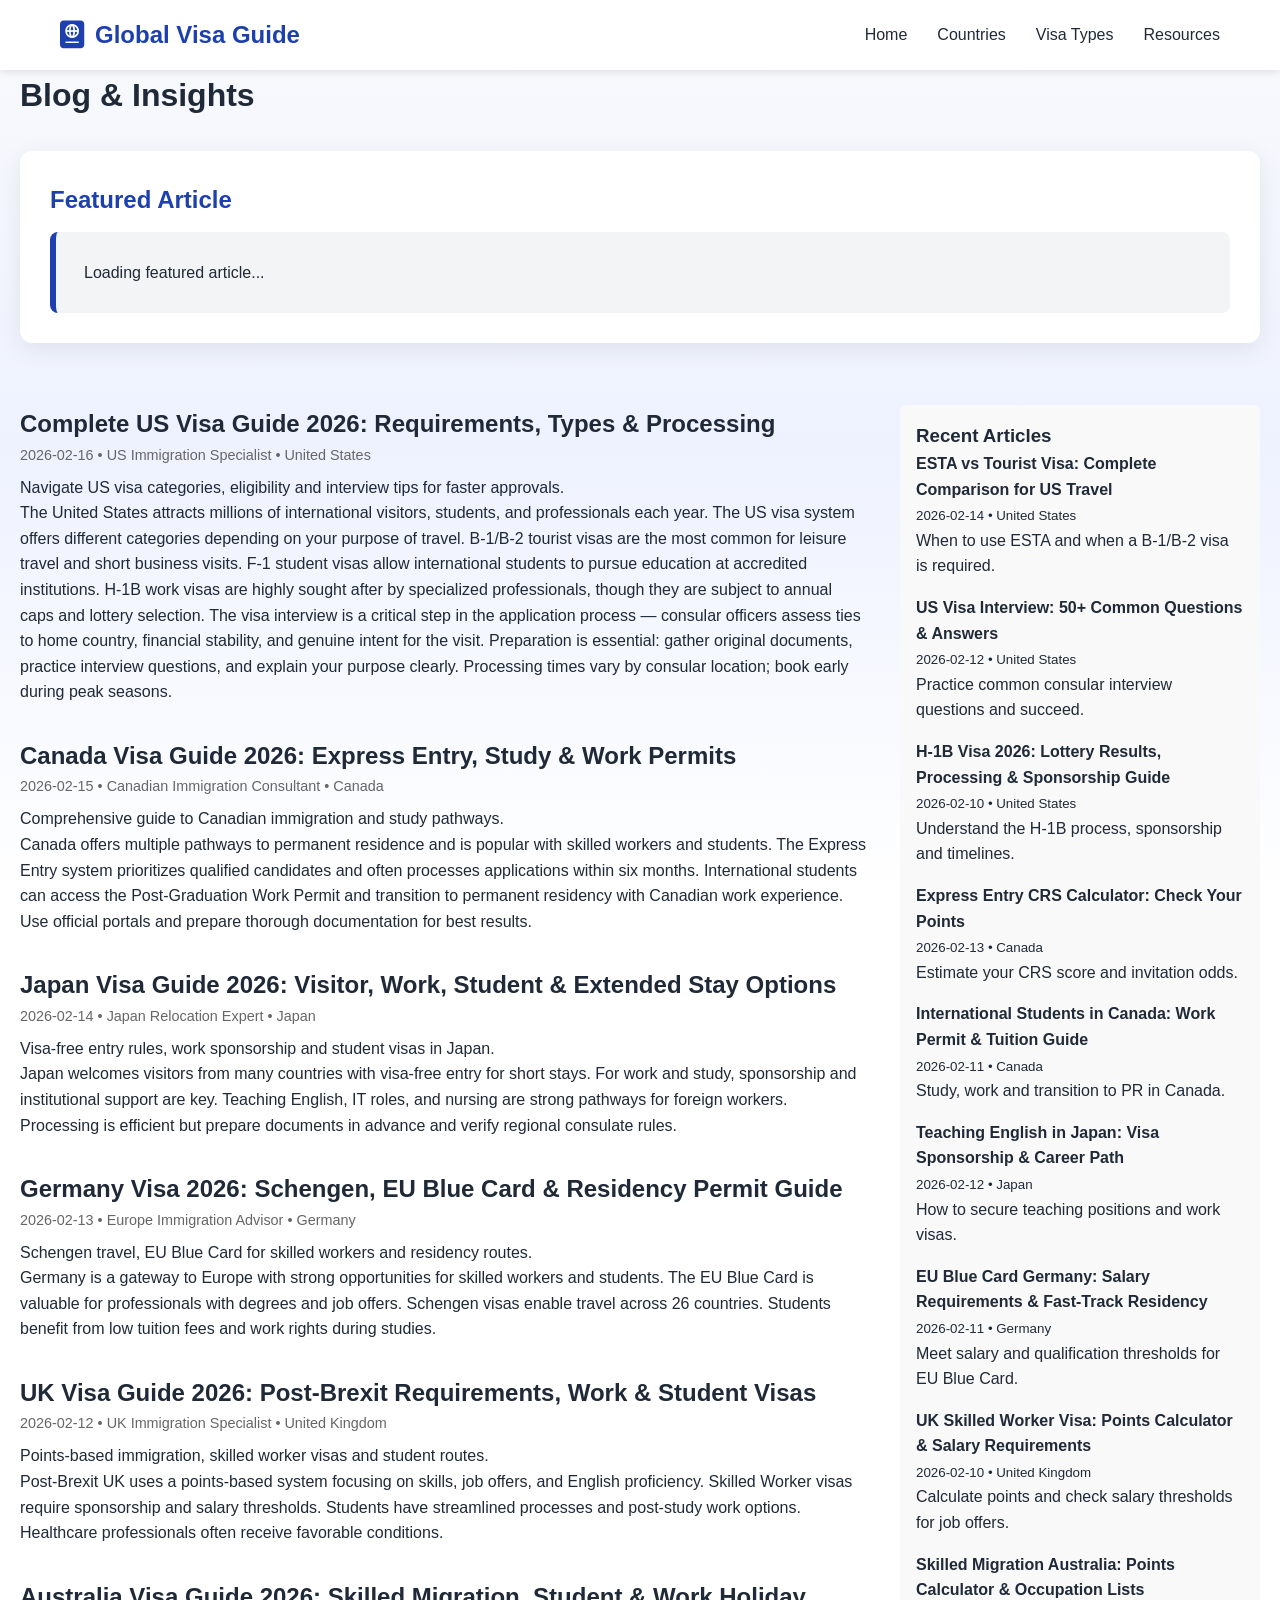
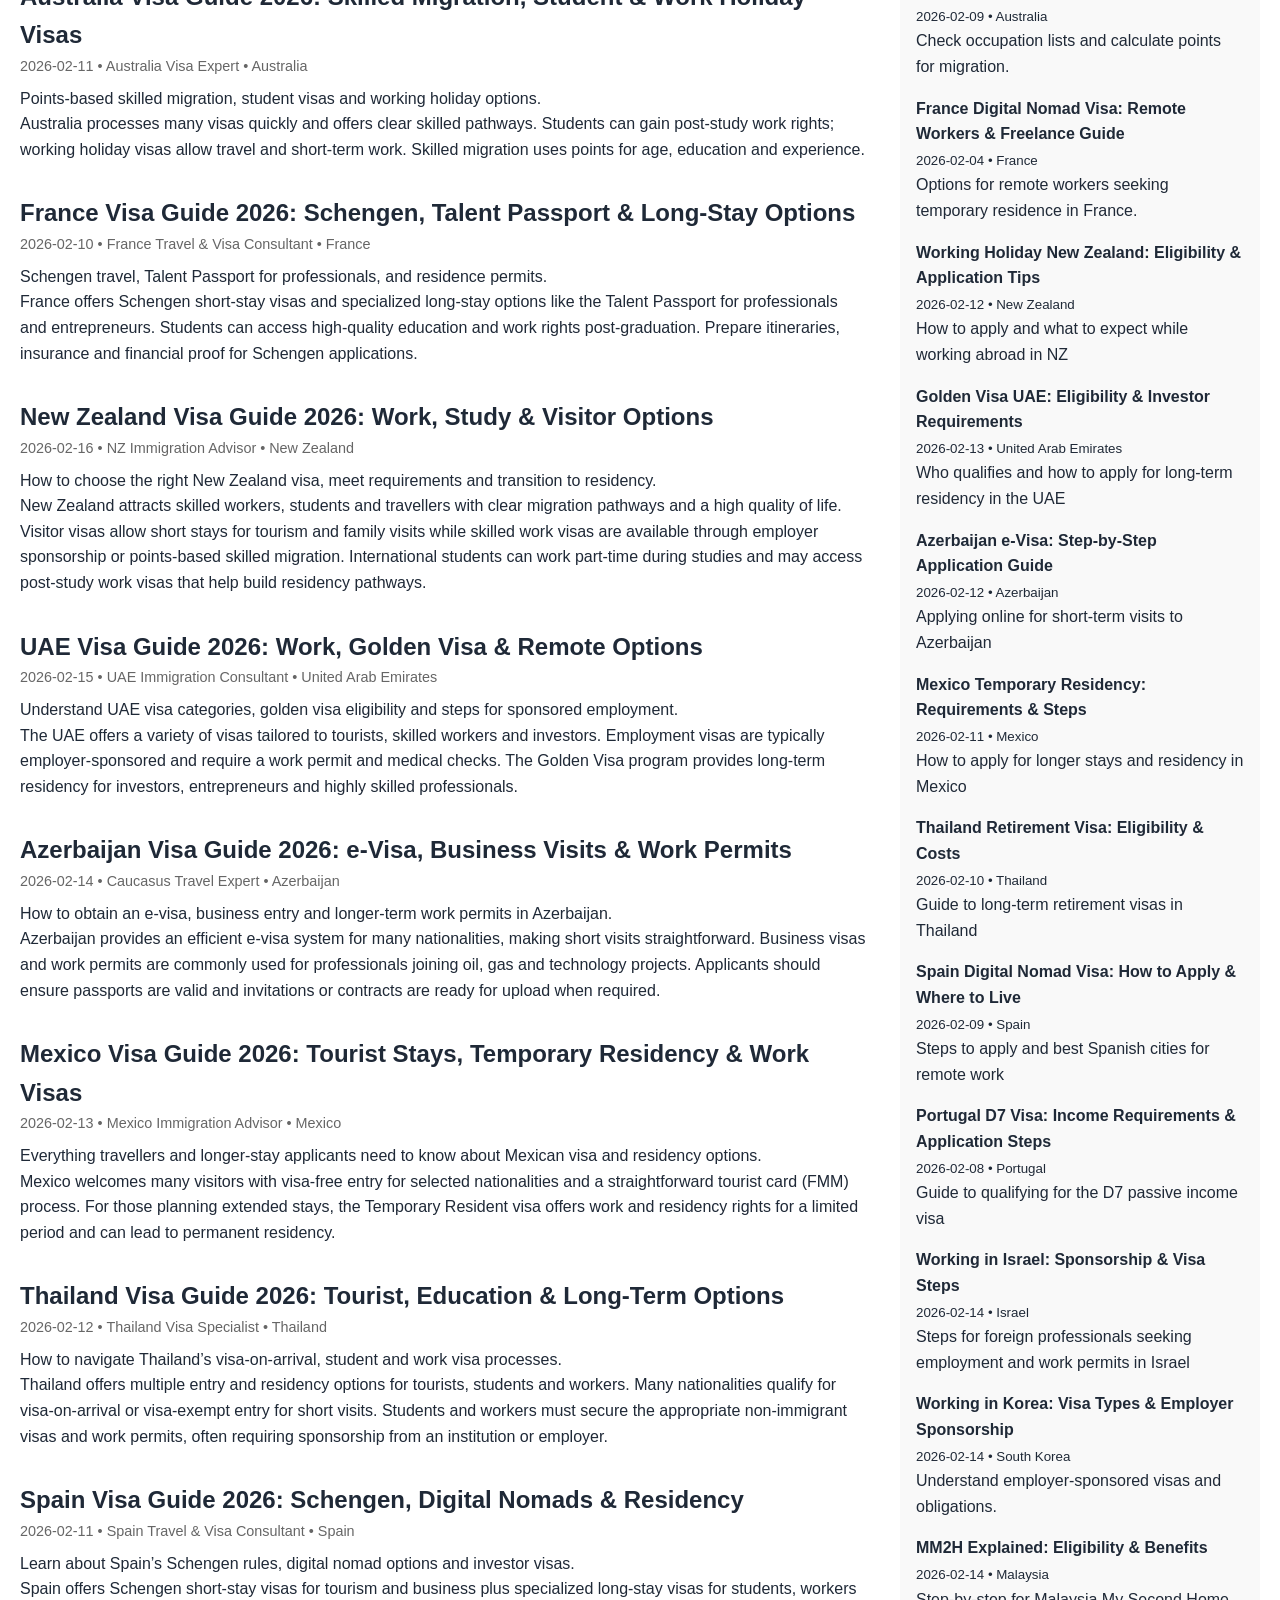
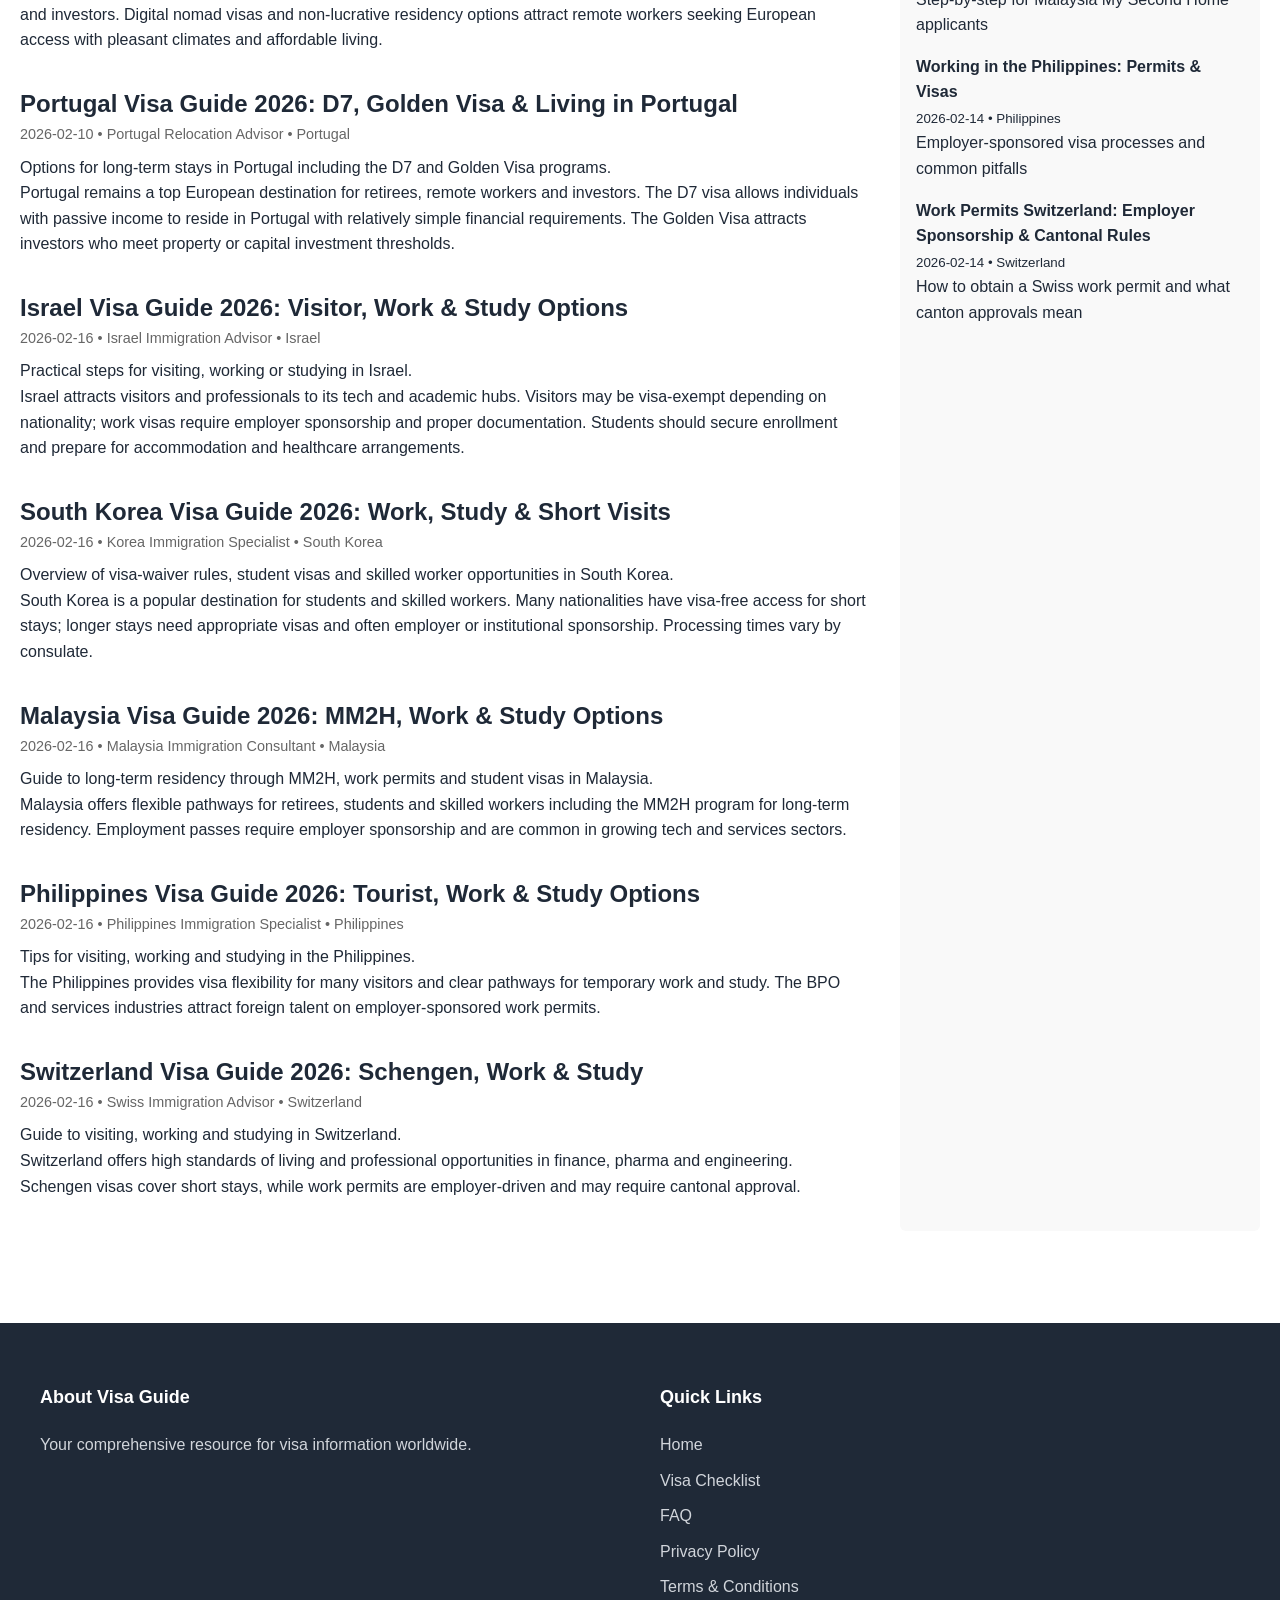
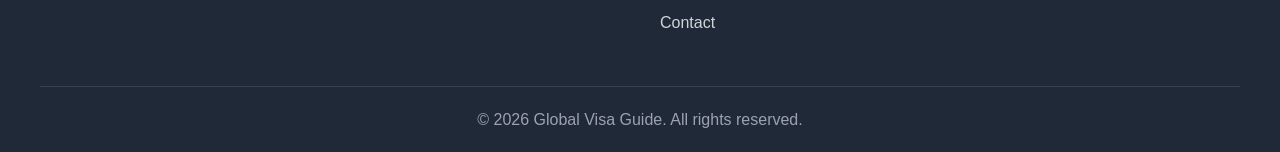
<file: pages/blog.html>
<!DOCTYPE html>
<html lang="en">
<head>
    <meta charset="utf-8">
    <meta name="viewport" content="width=device-width, initial-scale=1">
    <title>Blog - Global Visa Guide</title>
    <link rel="stylesheet" href="../css/style.css">
    <link rel="stylesheet" href="https://cdnjs.cloudflare.com/ajax/libs/font-awesome/6.4.0/css/all.min.css">
    <style>
        /* Increase horizontal width for blog pages */
        .container { max-width: 1400px; }
        .blog-page { display: flex; gap: 2rem; padding: 2rem 0; }
        /* Make main column wider and limit sidebar width so content spans more horizontally */
        .blog-main { flex: 4; }
        .blog-side { flex: 0 0 360px; background: #f9f9f9; padding: 1rem; border-radius: 6px; }
        .blog-feature { margin-bottom: 2rem; }
        .meta { color: #666; font-size: 0.9rem; margin-bottom: 0.5rem }
        .recent-item { margin-bottom: 1rem; }
        /* Featured hero styles */
        .featured-hero { margin: 30px 0; }
        .featured-hero .featured-blog { background: white; padding: 30px; border-radius: 12px; box-shadow: 0 6px 24px rgba(0,0,0,0.08); }
        .featured-hero .featured-blog h2 { margin: 0 0 12px 0; font-size: 24px; color: var(--primary-color); }
        .featured-hero .blog-card { background: var(--light-bg); padding: 28px; border-left-width: 6px; }
    </style>
</head>
<body>
    <nav class="navbar">
        <div class="nav-container">
            <div class="logo"><i class="fas fa-passport"></i> <span>Global Visa Guide</span></div>
            <ul class="nav-menu">
                <li><a href="../index.html#home">Home</a></li>
                <li><a href="../index.html#countries">Countries</a></li>
                <li><a href="../index.html#visatypes">Visa Types</a></li>
                <li><a href="../index.html#resources">Resources</a></li>
            </ul>
            <div class="hamburger"><span></span><span></span><span></span></div>
        </div>
    </nav>

    <div class="container">
        <h1>Blog & Insights</h1>
        <!-- Featured article appears first, full-width -->
        <section class="featured-hero">
            <div class="featured-blog">
                <h2>Featured Article</h2>
                <div id="featuredArticle" class="blog-card">
                    <p>Loading featured article...</p>
                </div>
            </div>
        </section>
        <div class="blog-page">
            <main class="blog-main" id="blogContainer">
                <p>Loading articles...</p>
            </main>
            <aside class="blog-side">
                <h3>Recent Articles</h3>
                <div id="recentPosts">Loading...</div>
            </aside>
        </div>
    </div>

    <footer class="footer">
        <div class="container">
            <div class="footer-content">
                <div class="footer-section">
                    <h4>About Visa Guide</h4>
                    <p>Your comprehensive resource for visa information worldwide.</p>
                </div>
                <div class="footer-section">
                    <h4>Quick Links</h4>
                    <ul>
                        <li><a href="../index.html">Home</a></li>
                        <li><a href="checklist.html">Visa Checklist</a></li>
                        <li><a href="faq.html">FAQ</a></li>
                        <li><a href="privacy.html">Privacy Policy</a></li>
                        <li><a href="terms.html">Terms & Conditions</a></li>
                        <li><a href="contact.html">Contact</a></li>
                    </ul>
                </div>
            </div>
            <div class="footer-bottom">
                <p>&copy; 2026 Global Visa Guide. All rights reserved.</p>
            </div>
        </div>
    </footer>

    <script src="../js/blogs.js"></script>
    <script src="../js/blog-list.js"></script>
</body>
</html>
</file>
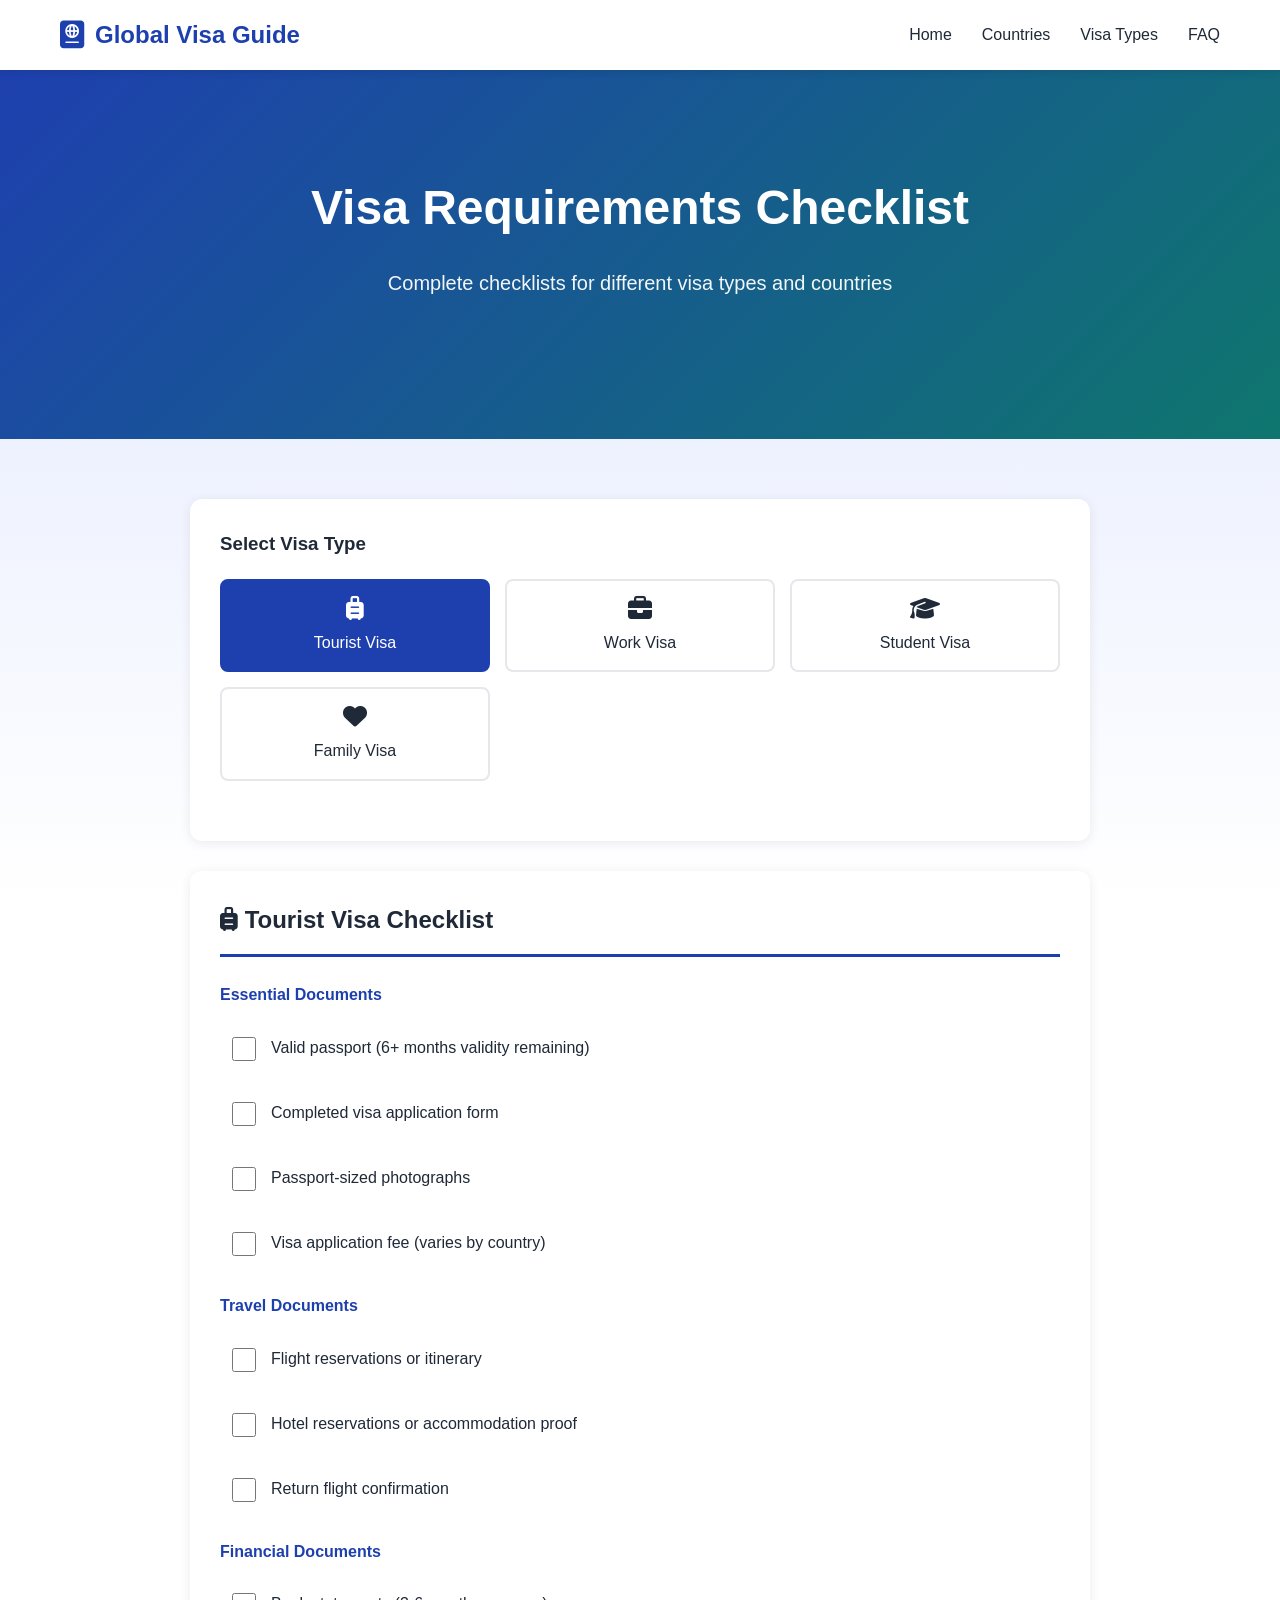
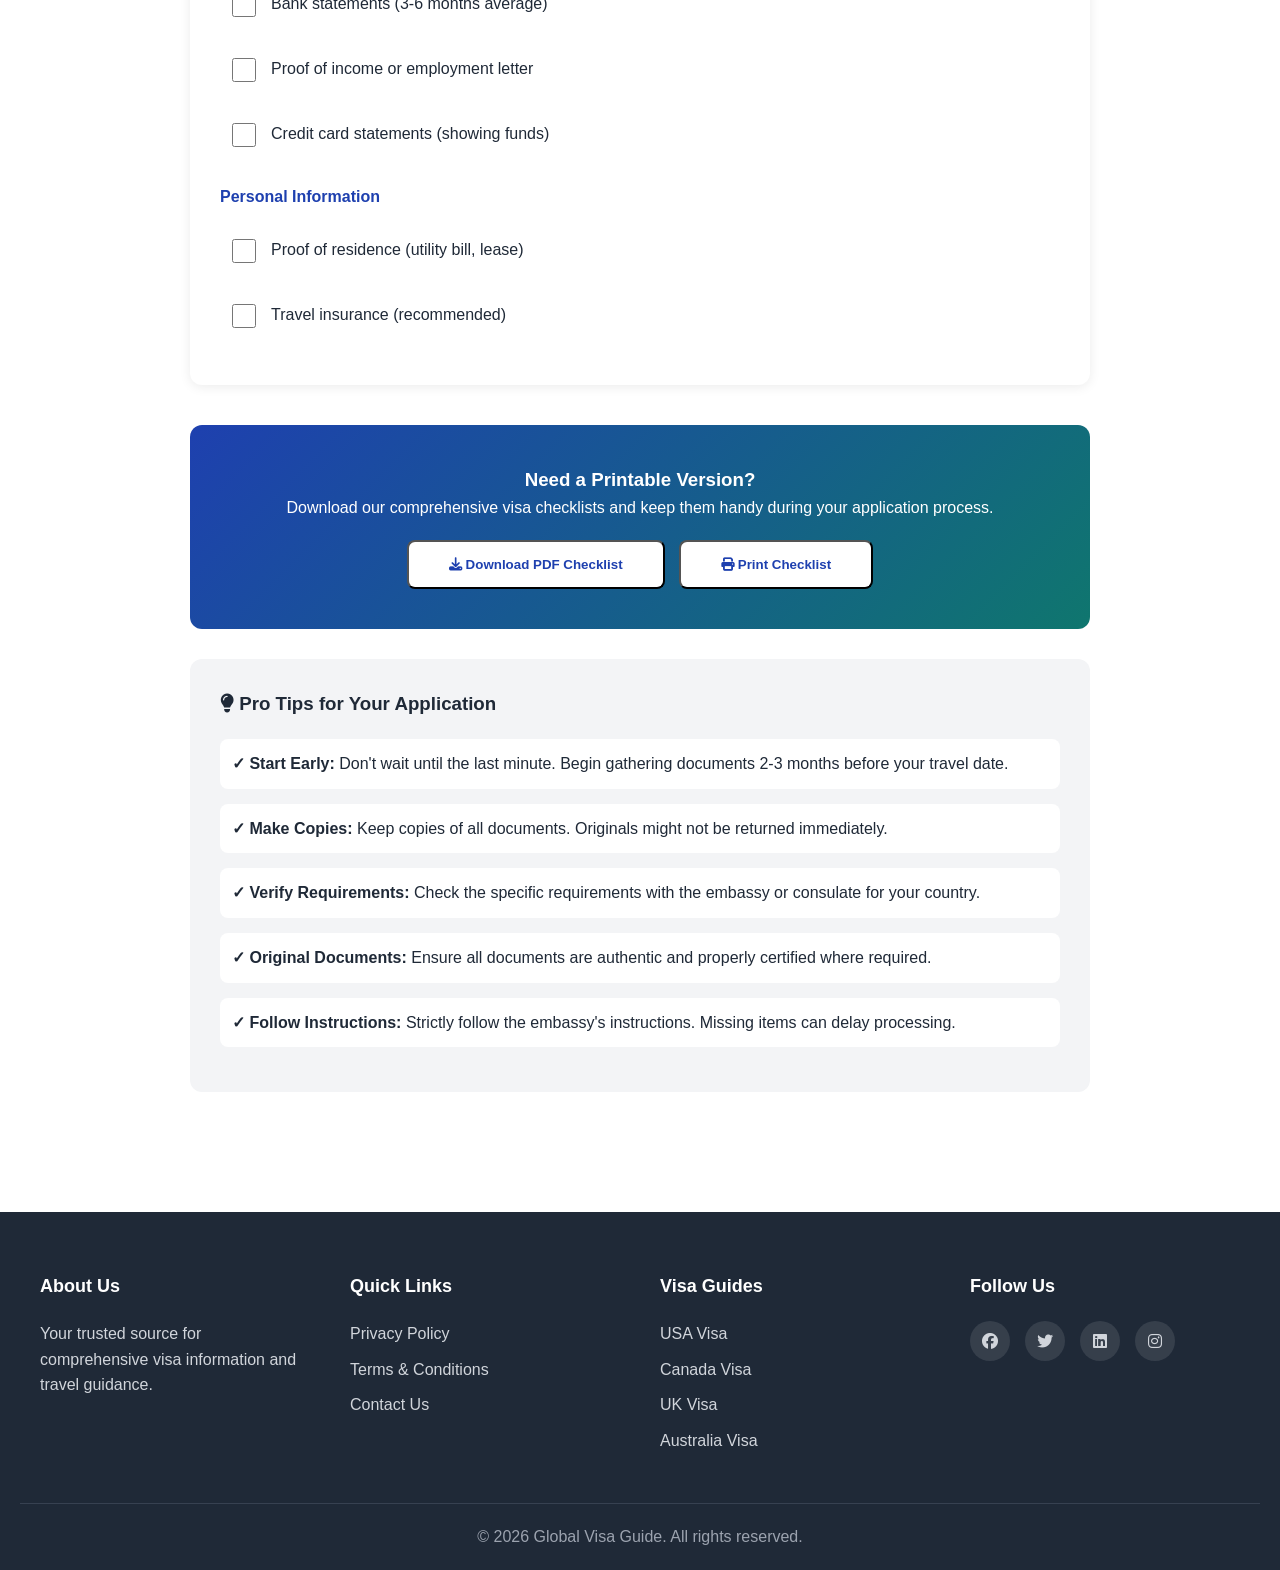
<file: pages/checklist.html>
<!DOCTYPE html>
<html lang="en">
<head>
    <meta charset="UTF-8">
    <meta name="viewport" content="width=device-width, initial-scale=1.0">
    <title>Visa Requirements Checklist - Global Visa Guide</title>
    <link rel="stylesheet" href="../css/style.css">
    <link rel="stylesheet" href="https://cdnjs.cloudflare.com/ajax/libs/font-awesome/6.4.0/css/all.min.css">
    <style>
        .checklist-container {
            max-width: 900px;
            margin: 0 auto;
        }
        
        .checklist-section {
            background-color: white;
            border-radius: 12px;
            padding: 30px;
            margin-bottom: 30px;
            box-shadow: 0 2px 12px rgba(0, 0, 0, 0.08);
        }
        
        .checklist-section h3 {
            font-size: 24px;
            margin-bottom: 25px;
            color: var(--text-dark);
            border-bottom: 3px solid var(--primary-color);
            padding-bottom: 15px;
        }
        
        .checklist-item {
            display: flex;
            align-items: flex-start;
            margin-bottom: 15px;
            padding: 12px;
            border-radius: 8px;
            transition: background-color 0.3s ease;
        }
        
        .checklist-item:hover {
            background-color: var(--light-bg);
        }
        
        .checkbox {
            width: 24px;
            height: 24px;
            margin-right: 15px;
            margin-top: 2px;
            cursor: pointer;
            accent-color: var(--primary-color);
        }
        
        .checklist-item.checked {
            opacity: 0.6;
        }
        
        .checklist-item.checked label {
            text-decoration: line-through;
            color: var(--text-light);
        }
        
        .checklist-item label {
            cursor: pointer;
            flex: 1;
            color: var(--text-dark);
        }
        
        .download-section {
            background: linear-gradient(135deg, var(--primary-color) 0%, var(--secondary-color) 100%);
            color: white;
            padding: 40px;
            border-radius: 12px;
            text-align: center;
            margin-top: 40px;
        }
        
        .download-btn {
            display: inline-block;
            margin-top: 20px;
            padding: 15px 40px;
            background-color: white;
            color: var(--primary-color);
            text-decoration: none;
            border-radius: 8px;
            font-weight: 600;
            transition: all 0.3s ease;
            cursor: pointer;
        }
        
        .download-btn:hover {
            transform: translateY(-2px);
            box-shadow: 0 4px 15px rgba(0, 0, 0, 0.2);
        }
        
        .visa-selector {
            display: grid;
            grid-template-columns: repeat(auto-fit, minmax(200px, 1fr));
            gap: 15px;
            margin-bottom: 30px;
        }
        
        .visa-option {
            padding: 15px;
            border: 2px solid var(--border-color);
            border-radius: 8px;
            cursor: pointer;
            transition: all 0.3s ease;
            text-align: center;
            font-weight: 500;
        }
        
        .visa-option:hover {
            border-color: var(--primary-color);
            background-color: var(--light-bg);
        }
        
        .visa-option.active {
            border-color: var(--primary-color);
            background-color: var(--primary-color);
            color: white;
        }
    </style>
</head>
<body>
    <!-- Navigation Bar -->
    <nav class="navbar">
        <div class="nav-container">
            <div class="logo">
                <i class="fas fa-passport"></i>
                <span>Global Visa Guide</span>
            </div>
            <ul class="nav-menu">
                <li><a href="../index.html">Home</a></li>
                <li><a href="../index.html#countries">Countries</a></li>
                <li><a href="../index.html#visatypes">Visa Types</a></li>
                <li><a href="faq.html">FAQ</a></li>
            </ul>
            <div class="hamburger">
                <span></span>
                <span></span>
                <span></span>
            </div>
        </div>
    </nav>

    <!-- Hero Section -->
    <section class="hero">
        <div class="hero-content">
            <h1>Visa Requirements Checklist</h1>
            <p>Complete checklists for different visa types and countries</p>
        </div>
    </section>

    <!-- Content -->
    <section class="section">
        <div class="checklist-container">
            <!-- Visa Type Selector -->
            <div style="background-color: white; padding: 30px; border-radius: 12px; margin-bottom: 30px; box-shadow: 0 2px 12px rgba(0, 0, 0, 0.08);">
                <h3 style="margin-bottom: 20px;">Select Visa Type</h3>
                <div class="visa-selector">
                    <div class="visa-option active" onclick="selectVisaType('tourist')">
                        <i class="fas fa-suitcase-rolling" style="display: block; font-size: 24px; margin-bottom: 10px;"></i>
                        Tourist Visa
                    </div>
                    <div class="visa-option" onclick="selectVisaType('work')">
                        <i class="fas fa-briefcase" style="display: block; font-size: 24px; margin-bottom: 10px;"></i>
                        Work Visa
                    </div>
                    <div class="visa-option" onclick="selectVisaType('student')">
                        <i class="fas fa-graduation-cap" style="display: block; font-size: 24px; margin-bottom: 10px;"></i>
                        Student Visa
                    </div>
                    <div class="visa-option" onclick="selectVisaType('family')">
                        <i class="fas fa-heart" style="display: block; font-size: 24px; margin-bottom: 10px;"></i>
                        Family Visa
                    </div>
                </div>
            </div>

            <!-- Tourist Visa Checklist -->
            <div id="tourist-checklist" class="checklist-section">
                <h3><i class="fas fa-suitcase-rolling"></i> Tourist Visa Checklist</h3>
                
                <h4 style="margin-top: 20px; margin-bottom: 15px; color: var(--primary-color);">Essential Documents</h4>
                <div class="checklist-item">
                    <input type="checkbox" id="item1" class="checkbox">
                    <label for="item1">Valid passport (6+ months validity remaining)</label>
                </div>
                <div class="checklist-item">
                    <input type="checkbox" class="checkbox">
                    <label>Completed visa application form</label>
                </div>
                <div class="checklist-item">
                    <input type="checkbox" class="checkbox">
                    <label>Passport-sized photographs</label>
                </div>
                <div class="checklist-item">
                    <input type="checkbox" class="checkbox">
                    <label>Visa application fee (varies by country)</label>
                </div>
                
                <h4 style="margin-top: 25px; margin-bottom: 15px; color: var(--primary-color);">Travel Documents</h4>
                <div class="checklist-item">
                    <input type="checkbox" class="checkbox">
                    <label>Flight reservations or itinerary</label>
                </div>
                <div class="checklist-item">
                    <input type="checkbox" class="checkbox">
                    <label>Hotel reservations or accommodation proof</label>
                </div>
                <div class="checklist-item">
                    <input type="checkbox" class="checkbox">
                    <label>Return flight confirmation</label>
                </div>
                
                <h4 style="margin-top: 25px; margin-bottom: 15px; color: var(--primary-color);">Financial Documents</h4>
                <div class="checklist-item">
                    <input type="checkbox" class="checkbox">
                    <label>Bank statements (3-6 months average)</label>
                </div>
                <div class="checklist-item">
                    <input type="checkbox" class="checkbox">
                    <label>Proof of income or employment letter</label>
                </div>
                <div class="checklist-item">
                    <input type="checkbox" class="checkbox">
                    <label>Credit card statements (showing funds)</label>
                </div>
                
                <h4 style="margin-top: 25px; margin-bottom: 15px; color: var(--primary-color);">Personal Information</h4>
                <div class="checklist-item">
                    <input type="checkbox" class="checkbox">
                    <label>Proof of residence (utility bill, lease)</label>
                </div>
                <div class="checklist-item">
                    <input type="checkbox" class="checkbox">
                    <label>Travel insurance (recommended)</label>
                </div>
            </div>

            <!-- Work Visa Checklist -->
            <div id="work-checklist" class="checklist-section" style="display: none;">
                <h3><i class="fas fa-briefcase"></i> Work Visa Checklist</h3>
                
                <h4 style="margin-top: 20px; margin-bottom: 15px; color: var(--primary-color);">Essential Documents</h4>
                <div class="checklist-item">
                    <input type="checkbox" class="checkbox">
                    <label>Valid passport (12+ months validity)</label>
                </div>
                <div class="checklist-item">
                    <input type="checkbox" class="checkbox">
                    <label>Completed work visa application</label>
                </div>
                <div class="checklist-item">
                    <input type="checkbox" class="checkbox">
                    <label>Job offer letter from employer</label>
                </div>
                <div class="checklist-item">
                    <input type="checkbox" class="checkbox">
                    <label>Employment contract</label>
                </div>
                
                <h4 style="margin-top: 25px; margin-bottom: 15px; color: var(--primary-color);">Educational & Professional</h4>
                <div class="checklist-item">
                    <input type="checkbox" class="checkbox">
                    <label>Educational certificates and diplomas</label>
                </div>
                <div class="checklist-item">
                    <input type="checkbox" class="checkbox">
                    <label>Professional qualifications and licenses</label>
                </div>
                <div class="checklist-item">
                    <input type="checkbox" class="checkbox">
                    <label>CV/Resume</label>
                </div>
                <div class="checklist-item">
                    <input type="checkbox" class="checkbox">
                    <label>Work experience letters</label>
                </div>
                
                <h4 style="margin-top: 25px; margin-bottom: 15px; color: var(--primary-color);">Health & Security</h4>
                <div class="checklist-item">
                    <input type="checkbox" class="checkbox">
                    <label>Medical examination report</label>
                </div>
                <div class="checklist-item">
                    <input type="checkbox" class="checkbox">
                    <label>Police clearance certificate</label>
                </div>
                <div class="checklist-item">
                    <input type="checkbox" class="checkbox">
                    <label>Vaccination records</label>
                </div>
                
                <h4 style="margin-top: 25px; margin-bottom: 15px; color: var(--primary-color);">Financial & Immigration</h4>
                <div class="checklist-item">
                    <input type="checkbox" class="checkbox">
                    <label>Bank statements and proof of funds</label>
                </div>
                <div class="checklist-item">
                    <input type="checkbox" class="checkbox">
                    <label>Proof of accommodation in destination</label>
                </div>
                <div class="checklist-item">
                    <input type="checkbox" class="checkbox">
                    <label>Passport copies (notarized)</label>
                </div>
            </div>

            <!-- Student Visa Checklist -->
            <div id="student-checklist" class="checklist-section" style="display: none;">
                <h3><i class="fas fa-graduation-cap"></i> Student Visa Checklist</h3>
                
                <h4 style="margin-top: 20px; margin-bottom: 15px; color: var(--primary-color);">Essential Documents</h4>
                <div class="checklist-item">
                    <input type="checkbox" class="checkbox">
                    <label>Valid passport (12+ months validity)</label>
                </div>
                <div class="checklist-item">
                    <input type="checkbox" class="checkbox">
                    <label>Completed student visa application</label>
                </div>
                <div class="checklist-item">
                    <input type="checkbox" class="checkbox">
                    <label>Letter of acceptance from educational institution</label>
                </div>
                
                <h4 style="margin-top: 25px; margin-bottom: 15px; color: var(--primary-color);">Academic Documents</h4>
                <div class="checklist-item">
                    <input type="checkbox" class="checkbox">
                    <label>Academic transcript and grades</label>
                </div>
                <div class="checklist-item">
                    <input type="checkbox" class="checkbox">
                    <label>Secondary school certificate</label>
                </div>
                <div class="checklist-item">
                    <input type="checkbox" class="checkbox">
                    <label>Language proficiency test (IELTS, TOEFL, etc.)</label>
                </div>
                
                <h4 style="margin-top: 25px; margin-bottom: 15px; color: var(--primary-color);">Financial Documents</h4>
                <div class="checklist-item">
                    <input type="checkbox" class="checkbox">
                    <label>Proof of financial support (full amount for tuition + living costs)</label>
                </div>
                <div class="checklist-item">
                    <input type="checkbox" class="checkbox">
                    <label>Bank statements (sponsor's account)</label>
                </div>
                <div class="checklist-item">
                    <input type="checkbox" class="checkbox">
                    <label>Sponsor affidavit (if applicable)</label>
                </div>
                <div class="checklist-item">
                    <input type="checkbox" class="checkbox">
                    <label>Evidence of loan approval (if financing studies)</label>
                </div>
                
                <h4 style="margin-top: 25px; margin-bottom: 15px; color: var(--primary-color);">Health & Security</h4>
                <div class="checklist-item">
                    <input type="checkbox" class="checkbox">
                    <label>Medical examination report</label>
                </div>
                <div class="checklist-item">
                    <input type="checkbox" class="checkbox">
                    <label>Police clearance certificate</label>
                </div>
                <div class="checklist-item">
                    <input type="checkbox" class="checkbox">
                    <label>Health insurance proof</label>
                </div>
            </div>

            <!-- Family Visa Checklist -->
            <div id="family-checklist" class="checklist-section" style="display: none;">
                <h3><i class="fas fa-heart"></i> Family Visa Checklist</h3>
                
                <h4 style="margin-top: 20px; margin-bottom: 15px; color: var(--primary-color);">Essential Documents</h4>
                <div class="checklist-item">
                    <input type="checkbox" class="checkbox">
                    <label>Valid passports for all family members</label>
                </div>
                <div class="checklist-item">
                    <input type="checkbox" class="checkbox">
                    <label>Completed family visa application forms</label>
                </div>
                <div class="checklist-item">
                    <input type="checkbox" class="checkbox">
                    <label>Sponsorship letter from resident/citizen</label>
                </div>
                
                <h4 style="margin-top: 25px; margin-bottom: 15px; color: var(--primary-color);">Relationship Documents</h4>
                <div class="checklist-item">
                    <input type="checkbox" class="checkbox">
                    <label>Marriage certificate (if applicable)</label>
                </div>
                <div class="checklist-item">
                    <input type="checkbox" class="checkbox">
                    <label>Birth certificates for children</label>
                </div>
                <div class="checklist-item">
                    <input type="checkbox" class="checkbox">
                    <label>Divorce/death certificates (if applicable)</label>
                </div>
                <div class="checklist-item">
                    <input type="checkbox" class="checkbox">
                    <label>Proof of family relationship</label>
                </div>
                
                <h4 style="margin-top: 25px; margin-bottom: 15px; color: var(--primary-color);">Financial Documents</h4>
                <div class="checklist-item">
                    <input type="checkbox" class="checkbox">
                    <label>Sponsor's employment letter</label>
                </div>
                <div class="checklist-item">
                    <input type="checkbox" class="checkbox">
                    <label>Sponsor's income documents (last 2 years)</label>
                </div>
                <div class="checklist-item">
                    <input type="checkbox" class="checkbox">
                    <label>Sponsor's bank statements</label>
                </div>
                <div class="checklist-item">
                    <input type="checkbox" class="checkbox">
                    <label>Affidavit of support from sponsor</label>
                </div>
                
                <h4 style="margin-top: 25px; margin-bottom: 15px; color: var(--primary-color);">Health & Security</h4>
                <div class="checklist-item">
                    <input type="checkbox" class="checkbox">
                    <label>Medical examination reports for all members</label>
                </div>
                <div class="checklist-item">
                    <input type="checkbox" class="checkbox">
                    <label>Police clearance certificates</label>
                </div>
            </div>

            <!-- Download Section -->
            <div class="download-section">
                <h3>Need a Printable Version?</h3>
                <p>Download our comprehensive visa checklists and keep them handy during your application process.</p>
                <button class="download-btn" onclick="downloadChecklist()">
                    <i class="fas fa-download"></i> Download PDF Checklist
                </button>
                <button class="download-btn" onclick="printChecklist()" style="margin-left: 10px;">
                    <i class="fas fa-print"></i> Print Checklist
                </button>
            </div>

            <!-- Pro Tips -->
            <div style="background-color: var(--light-bg); padding: 30px; border-radius: 12px; margin-top: 30px;">
                <h3 style="margin-bottom: 20px;"><i class="fas fa-lightbulb"></i> Pro Tips for Your Application</h3>
                <ul style="list-style: none; padding: 0;">
                    <li style="margin-bottom: 15px; padding: 12px; background-color: white; border-radius: 8px;">
                        <strong>✓ Start Early:</strong> Don't wait until the last minute. Begin gathering documents 2-3 months before your travel date.
                    </li>
                    <li style="margin-bottom: 15px; padding: 12px; background-color: white; border-radius: 8px;">
                        <strong>✓ Make Copies:</strong> Keep copies of all documents. Originals might not be returned immediately.
                    </li>
                    <li style="margin-bottom: 15px; padding: 12px; background-color: white; border-radius: 8px;">
                        <strong>✓ Verify Requirements:</strong> Check the specific requirements with the embassy or consulate for your country.
                    </li>
                    <li style="margin-bottom: 15px; padding: 12px; background-color: white; border-radius: 8px;">
                        <strong>✓ Original Documents:</strong> Ensure all documents are authentic and properly certified where required.
                    </li>
                    <li style="margin-bottom: 15px; padding: 12px; background-color: white; border-radius: 8px;">
                        <strong>✓ Follow Instructions:</strong> Strictly follow the embassy's instructions. Missing items can delay processing.
                    </li>
                </ul>
            </div>
        </div>
    </section>

    <!-- Footer -->
    <footer class="footer">
        <div class="footer-content">
            <div class="footer-section">
                <h4>About Us</h4>
                <p>Your trusted source for comprehensive visa information and travel guidance.</p>
            </div>
            <div class="footer-section">
                <h4>Quick Links</h4>
                <ul>
                    <li><a href="#">Privacy Policy</a></li>
                    <li><a href="#">Terms & Conditions</a></li>
                    <li><a href="#">Contact Us</a></li>
                </ul>
            </div>
            <div class="footer-section">
                <h4>Visa Guides</h4>
                <ul>
                    <li><a href="#">USA Visa</a></li>
                    <li><a href="#">Canada Visa</a></li>
                    <li><a href="#">UK Visa</a></li>
                    <li><a href="#">Australia Visa</a></li>
                </ul>
            </div>
            <div class="footer-section">
                <h4>Follow Us</h4>
                <div class="social-links">
                    <a href="#"><i class="fab fa-facebook"></i></a>
                    <a href="#"><i class="fab fa-twitter"></i></a>
                    <a href="#"><i class="fab fa-linkedin"></i></a>
                    <a href="#"><i class="fab fa-instagram"></i></a>
                </div>
            </div>
        </div>
        <div class="footer-bottom">
            <p>&copy; 2026 Global Visa Guide. All rights reserved.</p>
        </div>
    </footer>

    <script>
        // Visa type selector
        function selectVisaType(type) {
            // Hide all checklists
            document.getElementById('tourist-checklist').style.display = 'none';
            document.getElementById('work-checklist').style.display = 'none';
            document.getElementById('student-checklist').style.display = 'none';
            document.getElementById('family-checklist').style.display = 'none';

            // Show selected checklist
            document.getElementById(type + '-checklist').style.display = 'block';

            // Update active button
            document.querySelectorAll('.visa-option').forEach(option => {
                option.classList.remove('active');
            });
            event.target.closest('.visa-option').classList.add('active');

            // Scroll to checklist
            document.getElementById(type + '-checklist').scrollIntoView({ behavior: 'smooth' });
        }

        // Checkbox tracking
        document.querySelectorAll('.checkbox').forEach(checkbox => {
            checkbox.addEventListener('change', function() {
                this.closest('.checklist-item').classList.toggle('checked');
            });
        });

        // Download checklist
        function downloadChecklist() {
            alert('PDF download feature coming soon! For now, use the print function to save as PDF.');
        }

        // Print checklist
        function printChecklist() {
            window.print();
        }

        // Mobile menu
        const hamburger = document.querySelector('.hamburger');
        const navMenu = document.querySelector('.nav-menu');
        
        if (hamburger) {
            hamburger.addEventListener('click', function() {
                navMenu.classList.toggle('active');
            });
        }
    </script>
</body>
</html>
</file>
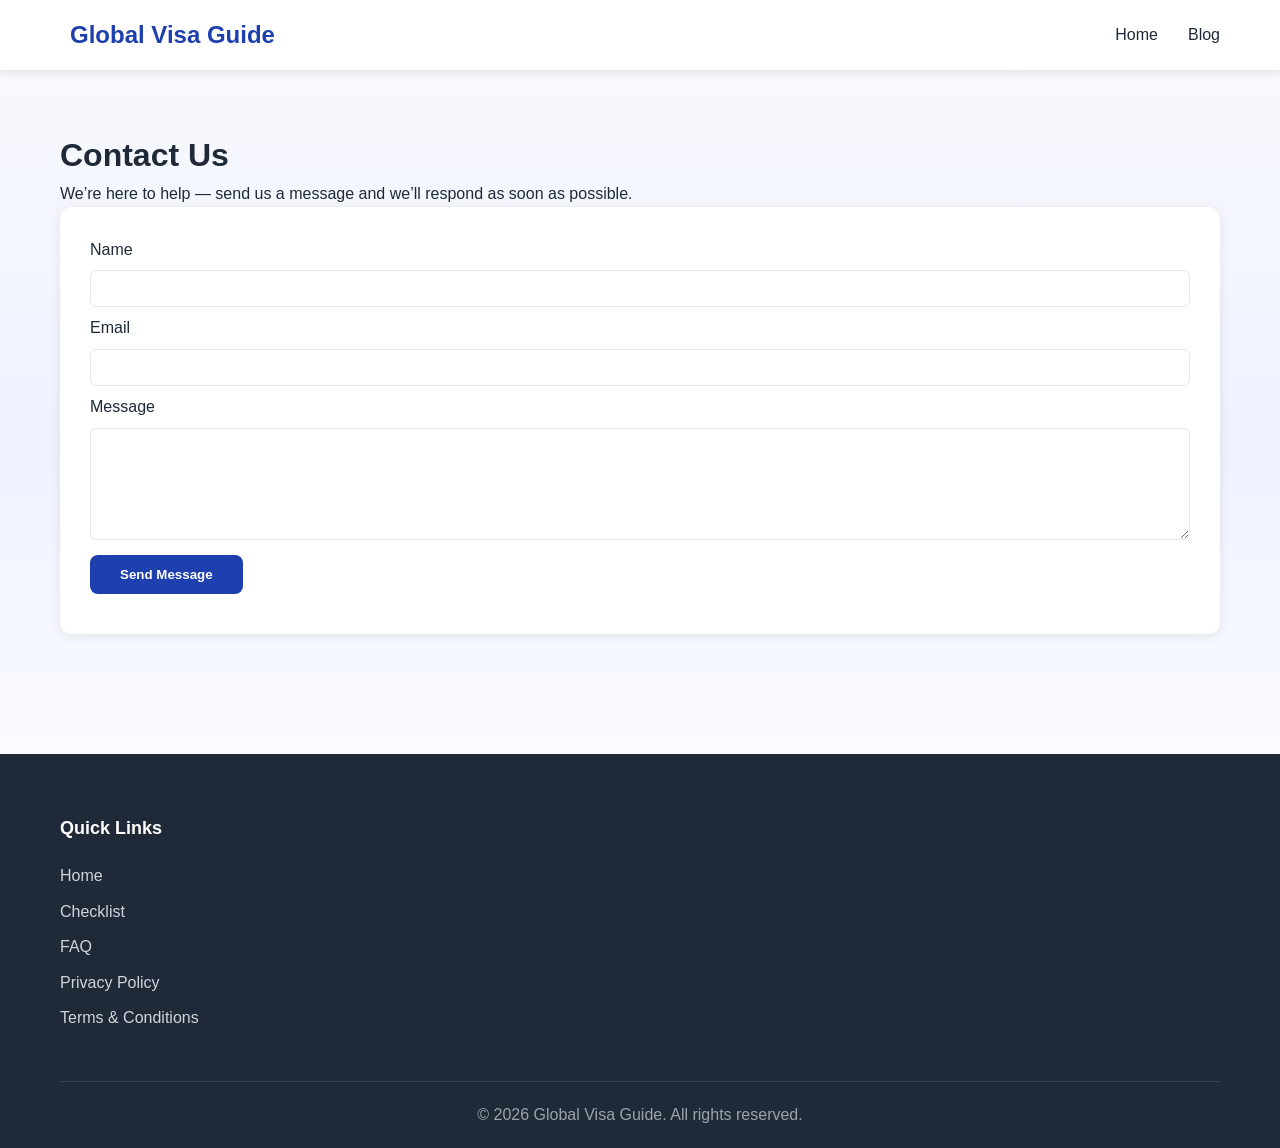
<file: pages/contact.html>
<!DOCTYPE html>
<html lang="en">
<head>
  <meta charset="utf-8">
  <meta name="viewport" content="width=device-width,initial-scale=1">
  <title>Contact Us - Global Visa Guide</title>
  <link rel="stylesheet" href="../css/style.css">
</head>
<body>
  <nav class="navbar">
    <div class="nav-container">
      <div class="logo"><i class="fas fa-passport"></i> <span>Global Visa Guide</span></div>
      <ul class="nav-menu">
        <li><a href="../index.html#home">Home</a></li>
        <li><a href="../pages/blog.html">Blog</a></li>
      </ul>
      <div class="hamburger"><span></span><span></span><span></span></div>
    </div>
  </nav>

  <div class="container section">
    <h1>Contact Us</h1>
    <p>We’re here to help — send us a message and we’ll respond as soon as possible.</p>

    <section class="info-section">
      <form id="contactForm">
        <label for="name">Name</label>
        <input id="name" name="name" type="text" required style="width:100%;padding:10px;margin:8px 0;border-radius:6px;border:1px solid var(--border-color)">
        <label for="email">Email</label>
        <input id="email" name="email" type="email" required style="width:100%;padding:10px;margin:8px 0;border-radius:6px;border:1px solid var(--border-color)">
        <label for="message">Message</label>
        <textarea id="message" name="message" rows="6" required style="width:100%;padding:10px;margin:8px 0;border-radius:6px;border:1px solid var(--border-color)"></textarea>
        <button type="submit" class="btn">Send Message</button>
        <p id="contactStatus" style="margin-top:10px;color:var(--text-light)"></p>
      </form>
    </section>
  </div>

  <footer class="footer">
    <div class="container">
      <div class="footer-content">
        <div class="footer-section"><h4>Quick Links</h4><ul><li><a href="../index.html">Home</a></li><li><a href="checklist.html">Checklist</a></li><li><a href="faq.html">FAQ</a></li><li><a href="privacy.html">Privacy Policy</a></li><li><a href="terms.html">Terms & Conditions</a></li></ul></div>
      </div>
      <div class="footer-bottom"><p>&copy; 2026 Global Visa Guide. All rights reserved.</p></div>
    </div>
  </footer>

  <script>
    document.getElementById('contactForm').addEventListener('submit', function(e){
      e.preventDefault();
      // Placeholder: no backend in this static site. Show success message.
      document.getElementById('contactStatus').textContent = 'Thank you — your message has been recorded locally for demo purposes.';
      this.reset();
    });
  </script>
</body>
</html>
</file>
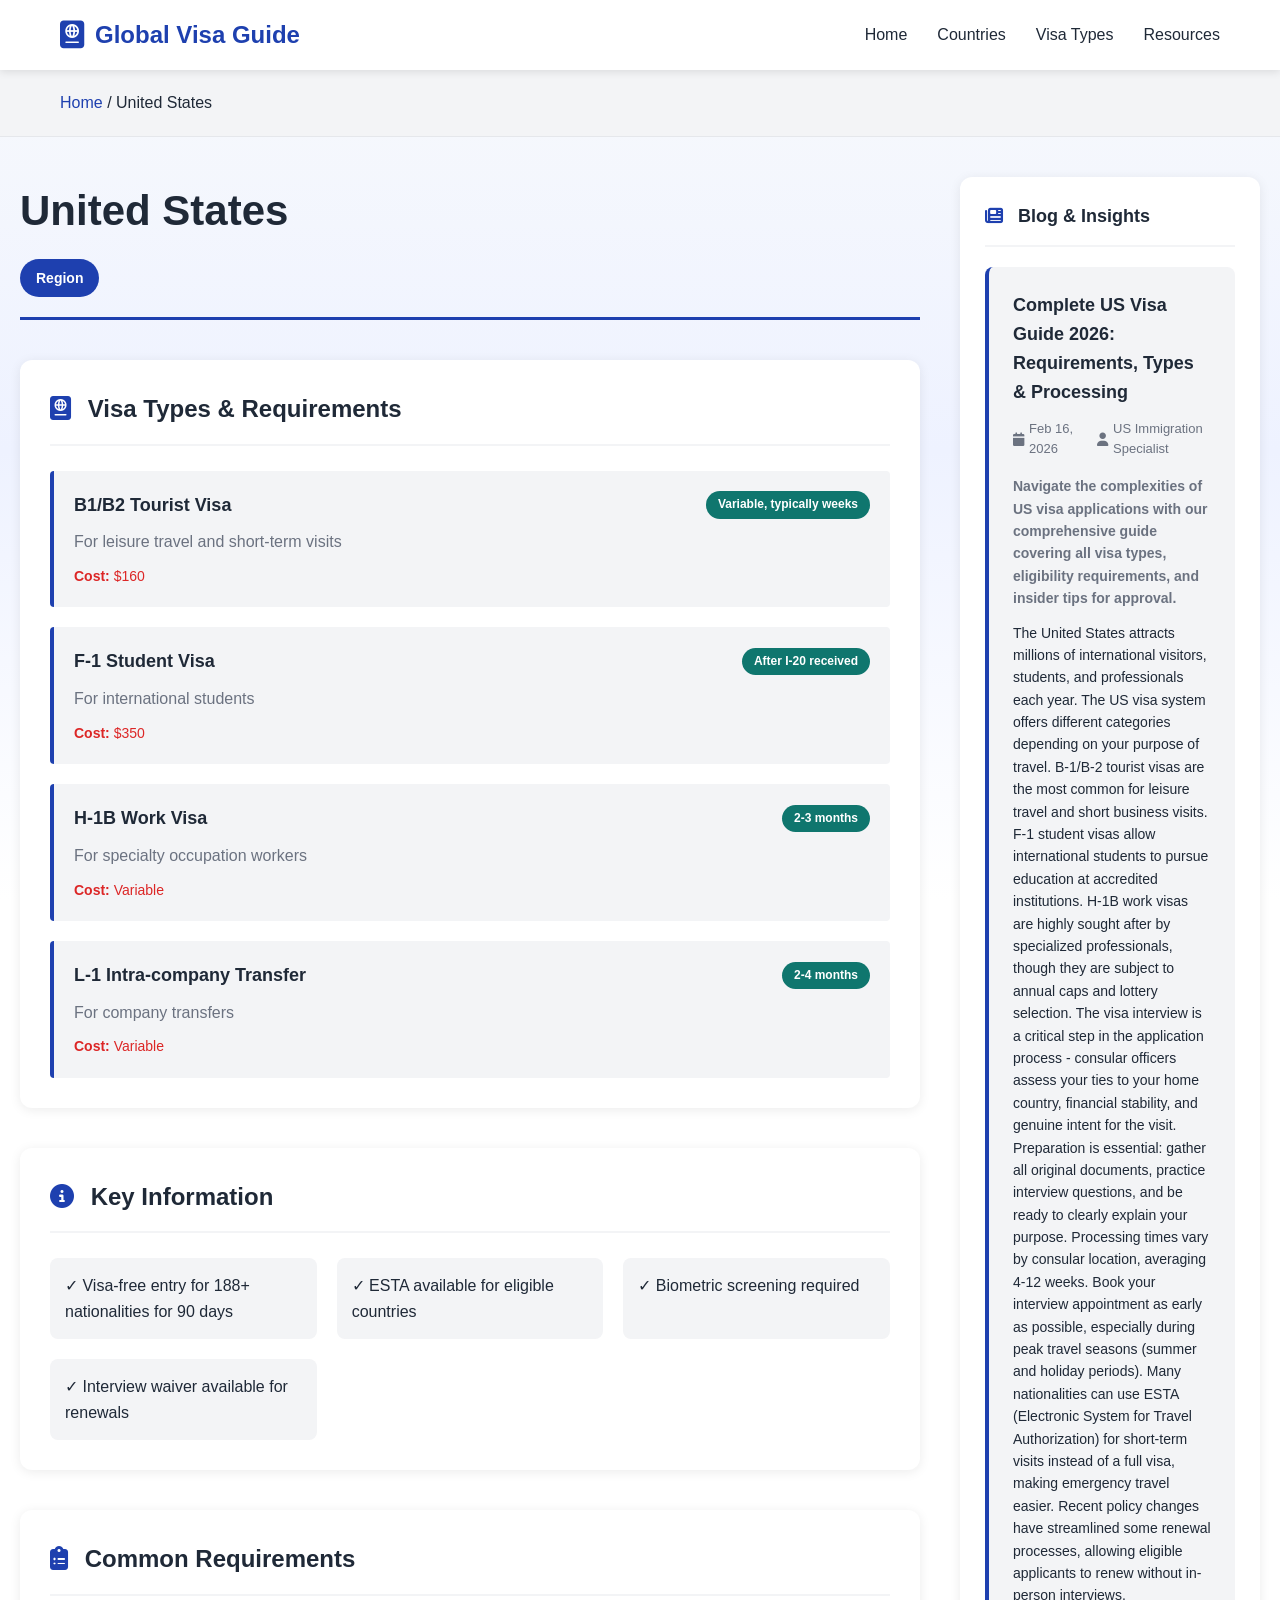
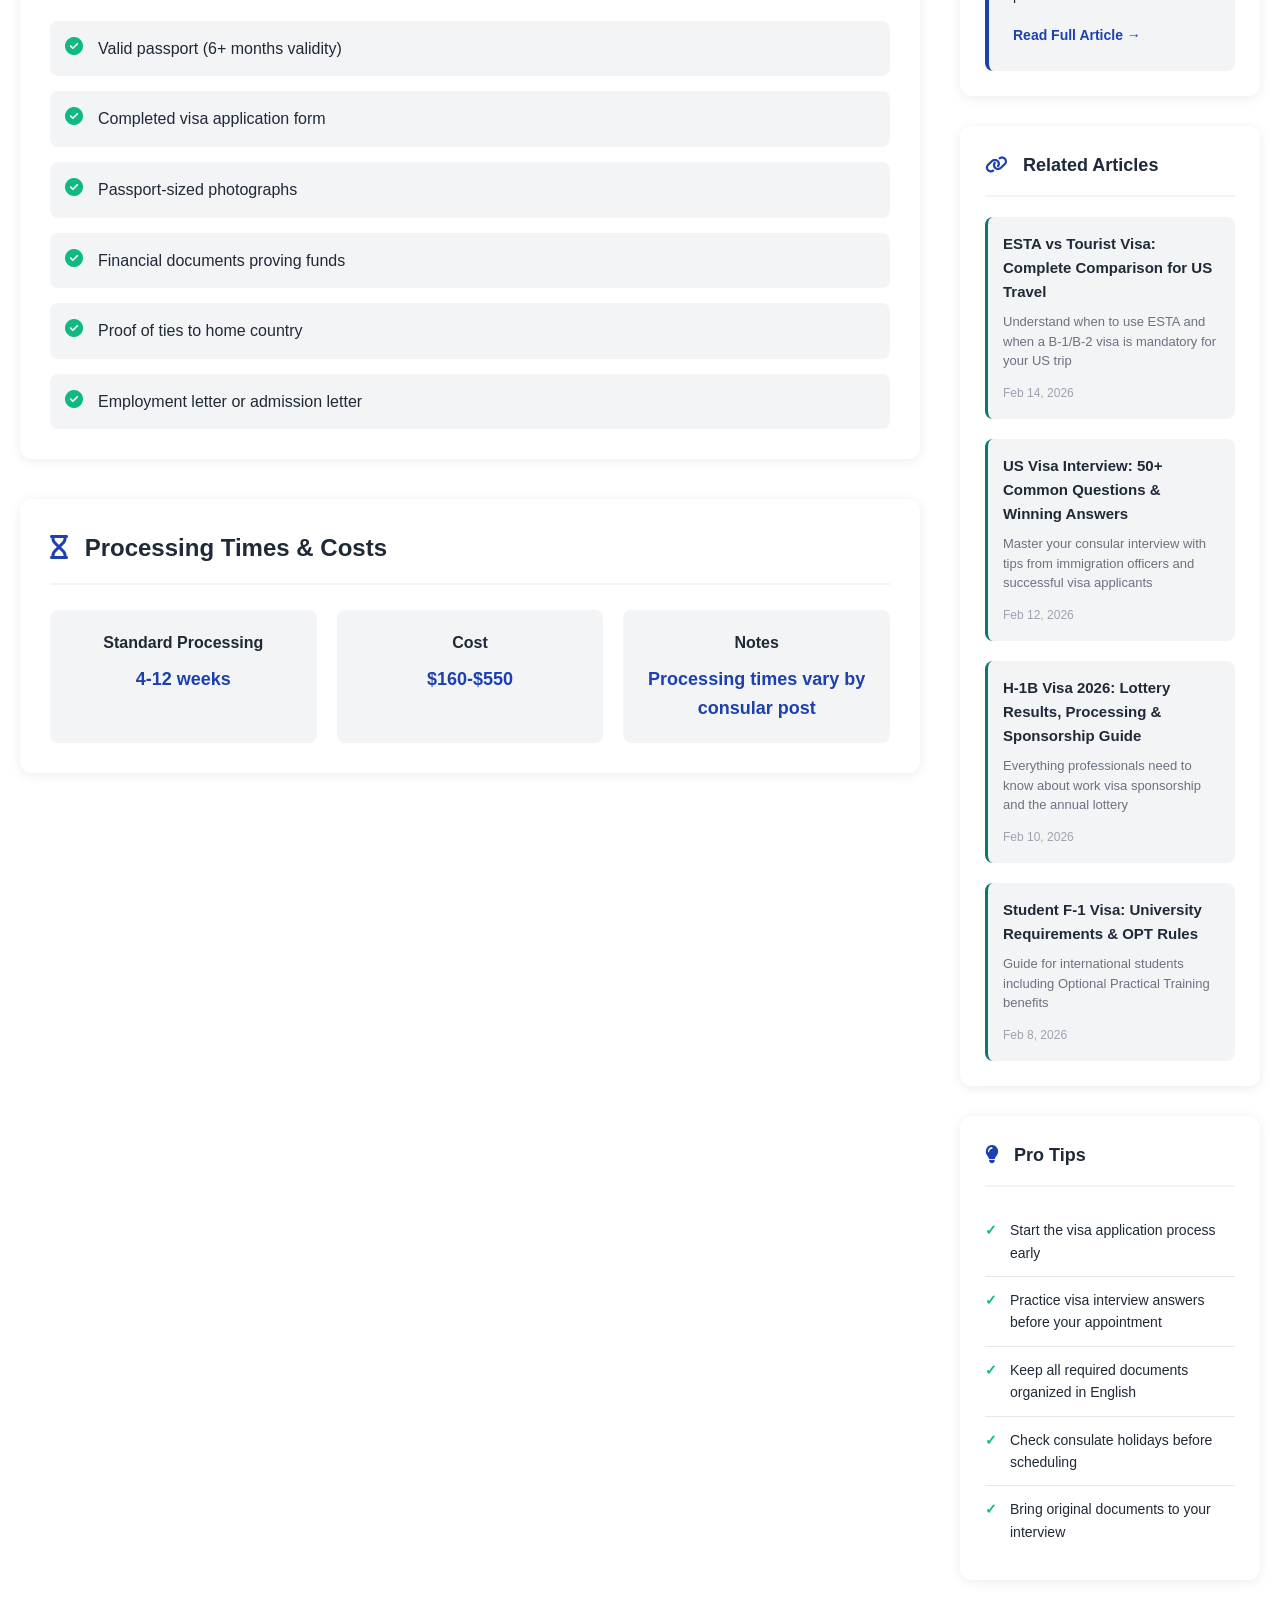
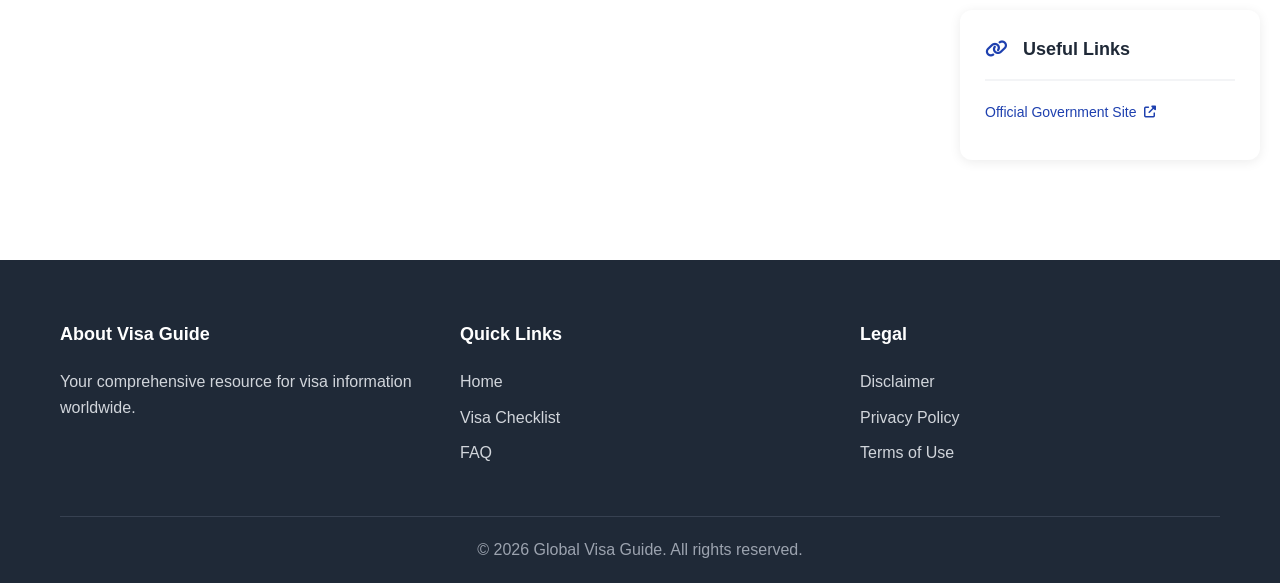
<file: pages/country-details.html>
<!DOCTYPE html>
<!--
    ========================================
    NEW FILE: Country Details Page
    ========================================

    PURPOSE:
    Display comprehensive visa information for a specific country
    Integrate blog content from visaguide.world
    Provide detailed requirements, processing times, and professional tips

    FEATURES:
    - Dynamic content loading based on URL parameter (?country=CountryName)
    - Responsive two-column layout:
      * Left: Country visa information and requirements
      * Right: Blog posts, articles, tips, and resources
    - Breadcrumb navigation for easy navigation back to home
    - Blog post integration with featured article and related links
    - Government website links for official information
    - Mobile-optimized design (stacks to single column on small screens)

    LINKED SCRIPTS:
    - ../css/style.css (main + country details styles)
    - ../js/script.js (for menu toggle functionality)
    - ../js/country-details.js (country data and page population)

    COUNTRIES SUPPORTED:
    - United States, Canada, Japan, Germany
    - United Kingdom, Australia, France
    (More can be added by extending countryDatabase in country-details.js)

    PAGE SECTIONS:
    1. Navigation bar with home link
    2. Breadcrumb navigation trail
    3. Country header with region badge
    4. Visa Types & Requirements section
    5. Key Information section
    6. Common Requirements checklist
    7. Processing Times & Costs section
    8. Blog Sidebar:
       - Featured blog post
       - Related articles
       - Pro tips box
       - Useful links
    9. Footer with copyright and links

    ========================================
-->
<html lang="en">
<head>
    <meta charset="UTF-8">
    <meta name="viewport" content="width=device-width, initial-scale=1.0">
    <title id="pageTitle">Country Visa Guide</title>
    <link rel="stylesheet" href="../css/style.css">
    <link rel="stylesheet" href="https://cdnjs.cloudflare.com/ajax/libs/font-awesome/6.4.0/css/all.min.css">
    <style>
        /* Wider layout for country details so blog sidebar doesn't crowd main content */
        .country-details-container.container { max-width: 1400px; }
        .country-details-row { grid-template-columns: 3fr 1fr; gap: 40px; }
        .blog-sidebar { max-width: 360px; }
    </style>
</head>
<body>
    <!-- Navigation Bar - Links back to home page -->
    <nav class="navbar">
        <div class="nav-container">
            <div class="logo">
                <i class="fas fa-passport"></i>
                <span>Global Visa Guide</span>
            </div>
            <ul class="nav-menu">
                <li><a href="../index.html#home">Home</a></li>
                <li><a href="../index.html#countries">Countries</a></li>
                <li><a href="../index.html#visatypes">Visa Types</a></li>
                <li><a href="../index.html#resources">Resources</a></li>
            </ul>
            <div class="hamburger">
                <span></span>
                <span></span>
                <span></span>
            </div>
        </div>
    </nav>

    <!-- Breadcrumb -->
    <div class="breadcrumb">
        <div class="container">
            <a href="../index.html">Home</a> / <span id="breadcrumbCountry">Country</span>
        </div>
    </div>

    <!-- Main Content -->
    <div class="container country-details-container">
        <!-- Country Details Row -->
        <div class="country-details-row">
            <!-- Country Information -->
            <div class="country-info-section">
                <div class="country-header">
                    <h1 id="countryName">Country Name</h1>
                    <p id="countryRegion" class="region-badge">Region</p>
                </div>

                <!-- Visa Types -->
                <section class="info-section">
                    <h2><i class="fas fa-passport"></i> Visa Types & Requirements</h2>
                    <div id="visaTypesContent" class="visa-list">
                        <p>Loading visa information...</p>
                    </div>
                </section>

                <!-- Key Information -->
                <section class="info-section">
                    <h2><i class="fas fa-info-circle"></i> Key Information</h2>
                    <div id="keyInfoContent" class="info-grid">
                        <p>Loading information...</p>
                    </div>
                </section>

                <!-- Requirements -->
                <section class="info-section">
                    <h2><i class="fas fa-clipboard-list"></i> Common Requirements</h2>
                    <div id="requirementsContent" class="requirements-list">
                        <p>Loading requirements...</p>
                    </div>
                </section>

                <!-- Processing Times -->
                <section class="info-section">
                    <h2><i class="fas fa-hourglass"></i> Processing Times & Costs</h2>
                    <div id="processingContent" class="processing-info">
                        <p>Loading processing information...</p>
                    </div>
                </section>
            </div>

            <!-- Blog & Resources Sidebar -->
            <div class="blog-sidebar">
                <!-- Feature Blog Post -->
                <div class="featured-blog">
                    <h3><i class="fas fa-newspaper"></i> Blog & Insights</h3>
                    <div id="featuredBlog" class="blog-card">
                        <p>Loading blog content...</p>
                    </div>
                </div>

                <!-- Related Blog Posts -->
                <section class="related-posts">
                    <h3><i class="fas fa-link"></i> Related Articles</h3>
                    <div id="relatedPosts" class="posts-list">
                        <p>Loading articles...</p>
                    </div>
                </section>

                <!-- Quick Tips Box -->
                <div class="tips-box">
                    <h3><i class="fas fa-lightbulb"></i> Pro Tips</h3>
                    <ul id="tipsContent">
                        <li>Visit official government website</li>
                        <li>Check visa validity periods</li>
                        <li>Prepare required documents early</li>
                        <li>Book appointment in advance</li>
                    </ul>
                </div>

                <!-- Resources Links -->
                <div class="resources-box">
                    <h3><i class="fas fa-link"></i> Useful Links</h3>
                    <ul id="linksContent" class="links-list">
                        <li><a href="#" target="_blank" id="govLink">Official Government Site <i class="fas fa-external-link-alt"></i></a></li>
                    </ul>
                </div>
            </div>
        </div>
    </div>

    <!-- Footer -->
    <footer class="footer">
        <div class="container">
            <div class="footer-content">
                <div class="footer-section">
                    <h4>About Visa Guide</h4>
                    <p>Your comprehensive resource for visa information worldwide.</p>
                </div>
                <div class="footer-section">
                    <h4>Quick Links</h4>
                    <ul>
                        <li><a href="../index.html">Home</a></li>
                        <li><a href="../pages/checklist.html">Visa Checklist</a></li>
                        <li><a href="../pages/faq.html">FAQ</a></li>
                    </ul>
                </div>
                <div class="footer-section">
                    <h4>Legal</h4>
                    <ul>
                        <li><a href="terms.html">Disclaimer</a></li>
                        <li><a href="privacy.html">Privacy Policy</a></li>
                        <li><a href="terms.html">Terms of Use</a></li>
                    </ul>
                </div>
            </div>
            <div class="footer-bottom">
                <p>&copy; 2026 Global Visa Guide. All rights reserved.</a></p>
            </div>
        </div>
    </footer>

    <script src="../js/script.js"></script>
    <script src="../js/country-details.js"></script>
</body>
</html>
</file>
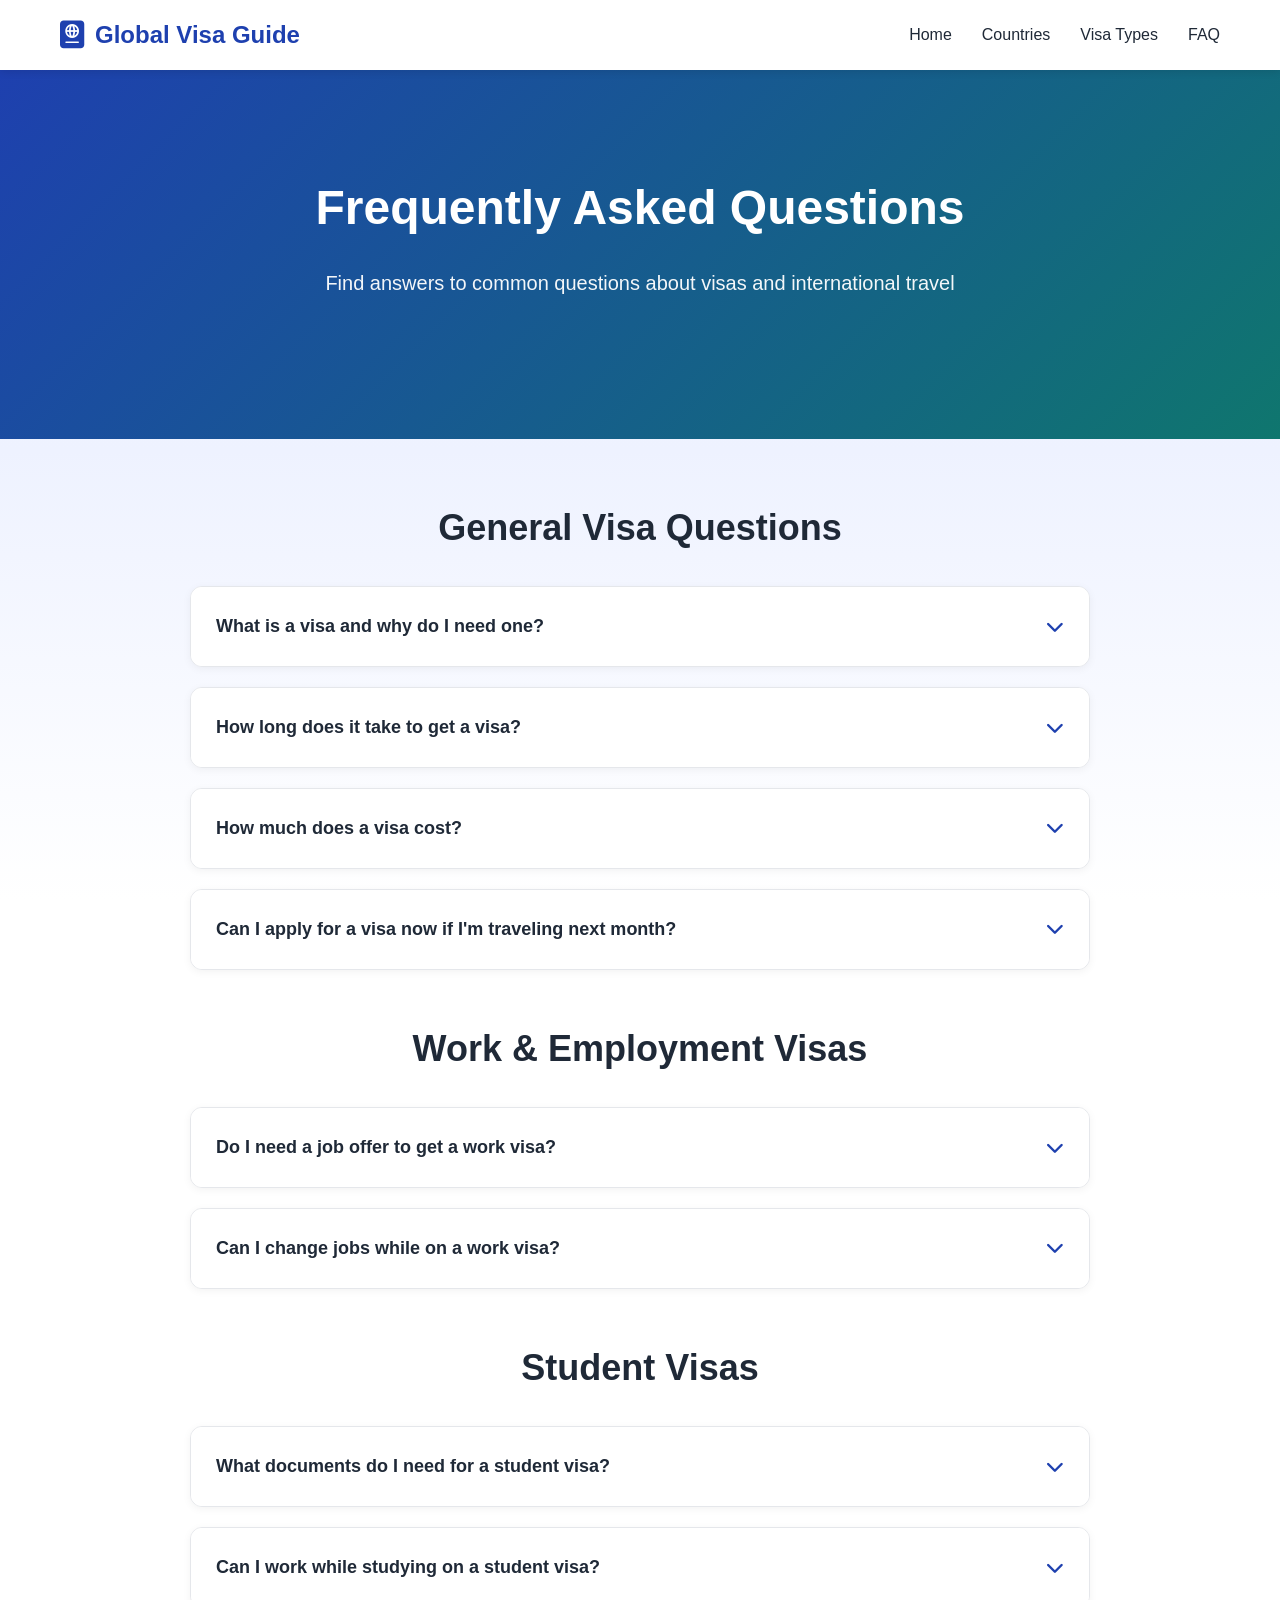
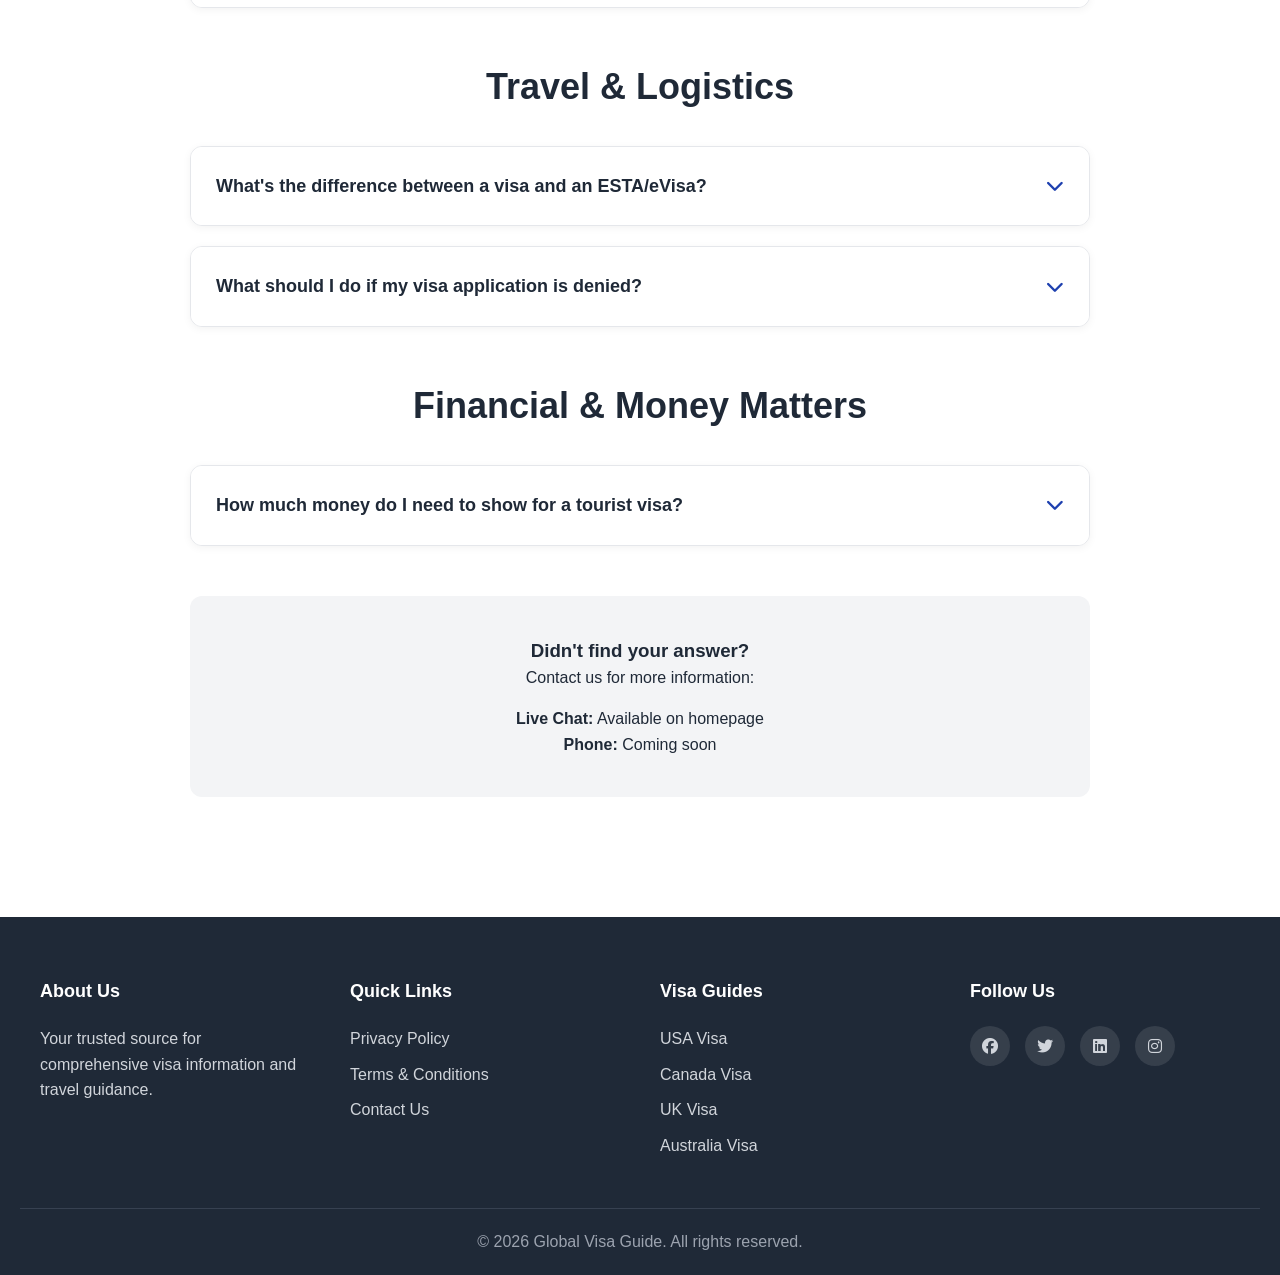
<file: pages/faq.html>
<!DOCTYPE html>
<html lang="en">
<head>
    <meta charset="UTF-8">
    <meta name="viewport" content="width=device-width, initial-scale=1.0">
    <title>Frequently Asked Questions - Global Visa Guide</title>
    <link rel="stylesheet" href="../css/style.css">
    <link rel="stylesheet" href="https://cdnjs.cloudflare.com/ajax/libs/font-awesome/6.4.0/css/all.min.css">
    <style>
        .faq-container {
            max-width: 900px;
            margin: 0 auto;
        }
        
        .faq-item {
            background-color: white;
            border: 1px solid var(--border-color);
            border-radius: 12px;
            margin-bottom: 20px;
            overflow: hidden;
            box-shadow: 0 2px 8px rgba(0, 0, 0, 0.05);
        }
        
        .faq-question {
            cursor: pointer;
            padding: 25px;
            background-color: white;
            font-size: 18px;
            font-weight: 600;
            color: var(--text-dark);
            display: flex;
            justify-content: space-between;
            align-items: center;
            transition: background-color 0.3s ease;
        }
        
        .faq-question:hover {
            background-color: var(--light-bg);
        }
        
        .faq-question i {
            transition: transform 0.3s ease;
            color: var(--primary-color);
        }
        
        .faq-item.active .faq-question i {
            transform: rotate(180deg);
        }
        
        .faq-answer {
            max-height: 0;
            overflow: hidden;
            transition: max-height 0.3s ease;
            background-color: var(--light-bg);
        }
        
        .faq-item.active .faq-answer {
            max-height: 1000px;
        }
        
        .answer-content {
            padding: 25px;
            color: var(--text-light);
            line-height: 1.8;
        }
        
        .answer-content ul {
            margin: 15px 0;
            padding-left: 20px;
        }
        
        .answer-content li {
            margin-bottom: 10px;
        }
    </style>
</head>
<body>
    <!-- Navigation Bar -->
    <nav class="navbar">
        <div class="nav-container">
            <div class="logo">
                <i class="fas fa-passport"></i>
                <span>Global Visa Guide</span>
            </div>
            <ul class="nav-menu">
                <li><a href="../index.html">Home</a></li>
                <li><a href="../index.html#countries">Countries</a></li>
                <li><a href="../index.html#visatypes">Visa Types</a></li>
                <li><a href="faq.html">FAQ</a></li>
            </ul>
            <div class="hamburger">
                <span></span>
                <span></span>
                <span></span>
            </div>
        </div>
    </nav>

    <!-- Hero Section -->
    <section class="hero">
        <div class="hero-content">
            <h1>Frequently Asked Questions</h1>
            <p>Find answers to common questions about visas and international travel</p>
        </div>
    </section>

    <!-- FAQ Content -->
    <section class="section">
        <div class="faq-container">
            <!-- General Visa Questions -->
            <h2 style="margin-bottom: 30px;">General Visa Questions</h2>
            
            <div class="faq-item">
                <div class="faq-question">
                    <span>What is a visa and why do I need one?</span>
                    <i class="fas fa-chevron-down"></i>
                </div>
                <div class="faq-answer">
                    <div class="answer-content">
                        <p>A visa is an official document issued by a country's government that grants you permission to enter, stay, and potentially work or study in that country. It's a form of authorization that shows you've met the country's entry requirements and have a legitimate purpose for your visit.</p>
                        <p>Most countries require citizens of other nations to obtain a visa before arrival, though some countries have visa exemption agreements or offer visas on arrival.</p>
                    </div>
                </div>
            </div>

            <div class="faq-item">
                <div class="faq-question">
                    <span>How long does it take to get a visa?</span>
                    <i class="fas fa-chevron-down"></i>
                </div>
                <div class="faq-answer">
                    <div class="answer-content">
                        <p>Visa processing times vary widely depending on:</p>
                        <ul>
                            <li>The specific country and visa type</li>
                            <li>Your nationality and citizenship</li>
                            <li>The season (peak travel seasons take longer)</li>
                            <li>How completely you fill out the application</li>
                            <li>Whether background checks are needed</li>
                        </ul>
                        <p>Processing times can range from a few days for tourist visas to several months for work or residency visas. Always apply well in advance of your travel date.</p>
                    </div>
                </div>
            </div>

            <div class="faq-item">
                <div class="faq-question">
                    <span>How much does a visa cost?</span>
                    <i class="fas fa-chevron-down"></i>
                </div>
                <div class="faq-answer">
                    <div class="answer-content">
                        <p>Visa fees vary significantly based on:</p>
                        <ul>
                            <li>The destination country</li>
                            <li>Type of visa (tourist, work, student, etc.)</li>
                            <li>Duration of stay</li>
                            <li>Number of entries (single or multiple)</li>
                            <li>Your nationality</li>
                        </ul>
                        <p>Tourist visas can cost anywhere from free to $300+, while work visas can cost $500-$3,000+. Check the embassy website for your specific situation.</p>
                    </div>
                </div>
            </div>

            <div class="faq-item">
                <div class="faq-question">
                    <span>Can I apply for a visa now if I'm traveling next month?</span>
                    <i class="fas fa-chevron-down"></i>
                </div>
                <div class="faq-answer">
                    <div class="answer-content">
                        <p>Ideally, yes, but it depends on the visa type and destination. Here's the timeline recommendation:</p>
                        <ul>
                            <li><strong>Tourist visas:</strong> Apply 2-4 weeks in advance</li>
                            <li><strong>Work visas:</strong> Apply 2-3 months in advance</li>
                            <li><strong>Student visas:</strong> Apply 3-6 months in advance</li>
                            <li><strong>Family visas:</strong> Apply 3-6 months in advance</li>
                        </ul>
                        <p>Some countries offer expedited processing for additional fees. Check with your embassy or consulate immediately if your travel date is approaching.</p>
                    </div>
                </div>
            </div>

            <!-- Work Visa Questions -->
            <h2 style="margin-bottom: 30px; margin-top: 50px;">Work & Employment Visas</h2>

            <div class="faq-item">
                <div class="faq-question">
                    <span>Do I need a job offer to get a work visa?</span>
                    <i class="fas fa-chevron-down"></i>
                </div>
                <div class="faq-answer">
                    <div class="answer-content">
                        <p>This depends on the country and the specific work visa program:</p>
                        <ul>
                            <li><strong>Most work visas:</strong> Yes, you typically need a job offer from an employer</li>
                            <li><strong>Points-based systems:</strong> Some countries (Canada, Australia) don't require a job offer upfront</li>
                            <li><strong>Freelance visas:</strong> Some countries now offer visas for self-employed individuals</li>
                            <li><strong>Digital Nomad visas:</strong> Usually don't require a traditional job offer</li>
                        </ul>
                        <p>Research the specific country's requirements before applying.</p>
                    </div>
                </div>
            </div>

            <div class="faq-item">
                <div class="faq-question">
                    <span>Can I change jobs while on a work visa?</span>
                    <i class="fas fa-chevron-down"></i>
                </div>
                <div class="faq-answer">
                    <div class="answer-content">
                        <p>Job changes on work visas vary by country:</p>
                        <ul>
                            <li><strong>Employer-sponsored visas:</strong> Often require notification and permission</li>
                            <li><strong>Points-based systems:</strong> Usually allow job changes more freely</li>
                            <li><strong>Some countries:</strong> Require a new work visa for a different employer</li>
                            <li><strong>Internal transfers:</strong> May be allowed within the same company</li>
                        </ul>
                        <p>Always check with immigration authorities before changing jobs to avoid visa violations.</p>
                    </div>
                </div>
            </div>

            <!-- Student Visa Questions -->
            <h2 style="margin-bottom: 30px; margin-top: 50px;">Student Visas</h2>

            <div class="faq-item">
                <div class="faq-question">
                    <span>What documents do I need for a student visa?</span>
                    <i class="fas fa-chevron-down"></i>
                </div>
                <div class="faq-answer">
                    <div class="answer-content">
                        <p>Generally, you'll need:</p>
                        <ul>
                            <li>Valid passport (6+ months validity)</li>
                            <li>Letter of acceptance from the school/university</li>
                            <li>Proof of financial support (bank statements, sponsorship letter)</li>
                            <li>Academic transcripts and qualifications</li>
                            <li>English language proficiency test scores (IELTS, TOEFL, etc.)</li>
                            <li>Medical examination results</li>
                            <li>Police clearance certificate</li>
                            <li>Completed visa application form</li>
                            <li>Passport-sized photographs</li>
                        </ul>
                        <p>Requirements vary by country. Check with your destination country's embassy for specific requirements.</p>
                    </div>
                </div>
            </div>

            <div class="faq-item">
                <div class="faq-question">
                    <span>Can I work while studying on a student visa?</span>
                    <i class="fas fa-chevron-down"></i>
                </div>
                <div class="faq-answer">
                    <div class="answer-content">
                        <p>Work permissions vary significantly by country:</p>
                        <ul>
                            <li><strong>USA:</strong> Limited work allowed on-campus (20 hours/week during school)</li>
                            <li><strong>Canada:</strong> Can work up to 20 hours/week during school, full-time during breaks</li>
                            <li><strong>Australia:</strong> Can work 20 hours/week during semester, unlimited during breaks</li>
                            <li><strong>UK:</strong> Can work up to 20 hours/week during term time</li>
                        </ul>
                        <p>Post-graduation, many countries allow graduates to work for additional periods.</p>
                    </div>
                </div>
            </div>

            <!-- Travel & Visa Questions -->
            <h2 style="margin-bottom: 30px; margin-top: 50px;">Travel & Logistics</h2>

            <div class="faq-item">
                <div class="faq-question">
                    <span>What's the difference between a visa and an ESTA/eVisa?</span>
                    <i class="fas fa-chevron-down"></i>
                </div>
                <div class="faq-answer">
                    <div class="answer-content">
                        <p><strong>Traditional Visa:</strong></p>
                        <ul>
                            <li>Physical document in your passport</li>
                            <li>Applied for at embassy/consulate</li>
                            <li>Often requires in-person interviews</li>
                            <li>Takes days/weeks to process</li>
                        </ul>
                        <p><strong>ESTA/eVisa (Electronic Authorization):</strong></p>
                        <ul>
                            <li>Digital authorization (no physical stamp)</li>
                            <li>Applied online</li>
                            <li>Usually approved within minutes/hours</li>
                            <li>Valid for multiple trips</li>
                        </ul>
                        <p>Both grant you legal permission to travel, but eVisas are faster and easier for visa-exempt travelers.</p>
                    </div>
                </div>
            </div>

            <div class="faq-item">
                <div class="faq-question">
                    <span>What should I do if my visa application is denied?</span>
                    <i class="fas fa-chevron-down"></i>
                </div>
                <div class="faq-answer">
                    <div class="answer-content">
                        <p>If your visa is denied:</p>
                        <ul>
                            <li>Request the reason for denial</li>
                            <li>Don't reapply immediately without addressing the issue</li>
                            <li>Consider hiring an immigration lawyer</li>
                            <li>Strengthen your application with additional documentation</li>
                            <li>Wait an appropriate time before reapplying (usually 3-6 months)</li>
                            <li>Try to fix the specific concerns mentioned in the rejection</li>
                        </ul>
                        <p>Common reasons include insufficient funds, lack of employment verification, or security concerns. Address these before reapplying.</p>
                    </div>
                </div>
            </div>

            <!-- Financial Questions -->
            <h2 style="margin-bottom: 30px; margin-top: 50px;">Financial & Money Matters</h2>

            <div class="faq-item">
                <div class="faq-question">
                    <span>How much money do I need to show for a tourist visa?</span>
                    <i class="fas fa-chevron-down"></i>
                </div>
                <div class="faq-answer">
                    <div class="answer-content">
                        <p>This varies widely:</p>
                        <ul>
                            <li><strong>Schengen countries:</strong> ~€90/day (total ~€2,000 for 20 days)</li>
                            <li><strong>USA:</strong> No specific amount, but proof of funds is required</li>
                            <li><strong>Canada:</strong> Varies by family size</li>
                            <li><strong>Australia:</strong> No specific amount required</li>
                            <li><strong>Asian countries:</strong> Usually $50-200/day of stay</li>
                        </ul>
                        <p>Have bank statements showing funds for your entire trip duration. Proof can include savings accounts, credit lines, or sponsor funds.</p>
                    </div>
                </div>
            </div>

            <!-- Contact & Help -->
            <div style="background-color: var(--light-bg); padding: 40px; border-radius: 12px; text-align: center; margin-top: 50px;">
                <h3>Didn't find your answer?</h3>
                <p>Contact us for more information:</p>
                <p style="margin-top: 15px;">
                    <strong>Live Chat:</strong> Available on homepage<br>
                    <strong>Phone:</strong> Coming soon
                </p>
            </div>
        </div>
    </section>

    <!-- Footer -->
    <footer class="footer">
        <div class="footer-content">
            <div class="footer-section">
                <h4>About Us</h4>
                <p>Your trusted source for comprehensive visa information and travel guidance.</p>
            </div>
            <div class="footer-section">
                <h4>Quick Links</h4>
                <ul>
                    <li><a href="#">Privacy Policy</a></li>
                    <li><a href="#">Terms & Conditions</a></li>
                    <li><a href="#">Contact Us</a></li>
                </ul>
            </div>
            <div class="footer-section">
                <h4>Visa Guides</h4>
                <ul>
                    <li><a href="#">USA Visa</a></li>
                    <li><a href="#">Canada Visa</a></li>
                    <li><a href="#">UK Visa</a></li>
                    <li><a href="#">Australia Visa</a></li>
                </ul>
            </div>
            <div class="footer-section">
                <h4>Follow Us</h4>
                <div class="social-links">
                    <a href="#"><i class="fab fa-facebook"></i></a>
                    <a href="#"><i class="fab fa-twitter"></i></a>
                    <a href="#"><i class="fab fa-linkedin"></i></a>
                    <a href="#"><i class="fab fa-instagram"></i></a>
                </div>
            </div>
        </div>
        <div class="footer-bottom">
            <p>&copy; 2026 Global Visa Guide. All rights reserved.</p>
        </div>
    </footer>

    <script>
        // FAQ Toggle functionality
        document.querySelectorAll('.faq-question').forEach(question => {
            question.addEventListener('click', function() {
                const faqItem = this.closest('.faq-item');
                
                // Close all other items
                document.querySelectorAll('.faq-item').forEach(item => {
                    if (item !== faqItem) {
                        item.classList.remove('active');
                    }
                });
                
                // Toggle current item
                faqItem.classList.toggle('active');
            });
        });

        // Mobile menu toggle
        const hamburger = document.querySelector('.hamburger');
        const navMenu = document.querySelector('.nav-menu');
        
        if (hamburger) {
            hamburger.addEventListener('click', function() {
                navMenu.classList.toggle('active');
            });
        }
    </script>
</body>
</html>
</file>
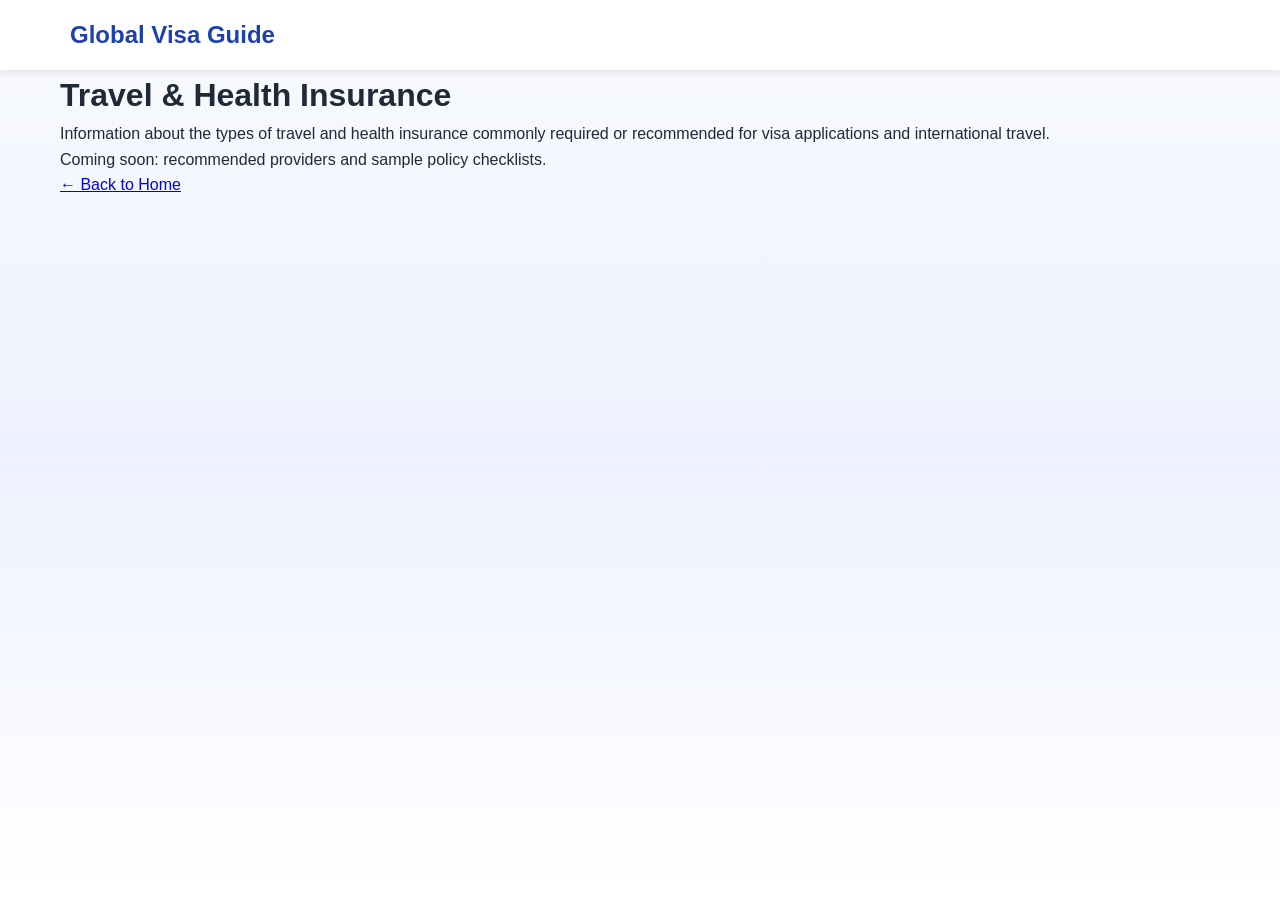
<file: pages/insurance.html>
<!DOCTYPE html>
<html lang="en">
<head>
    <meta charset="utf-8" />
    <meta name="viewport" content="width=device-width, initial-scale=1" />
    <title>Insurance - Global Visa Guide</title>
    <link rel="stylesheet" href="/css/style.css">
</head>
<body>
    <nav class="navbar">
        <div class="nav-container">
            <div class="logo"><i class="fas fa-passport"></i> Global Visa Guide</div>
        </div>
    </nav>
    <main class="container">
        <h1>Travel & Health Insurance</h1>
        <p>Information about the types of travel and health insurance commonly required or recommended for visa applications and international travel.</p>
        <p>Coming soon: recommended providers and sample policy checklists.</p>
        <p><a href="/index.html">← Back to Home</a></p>
    </main>
</body>
</html>
</file>
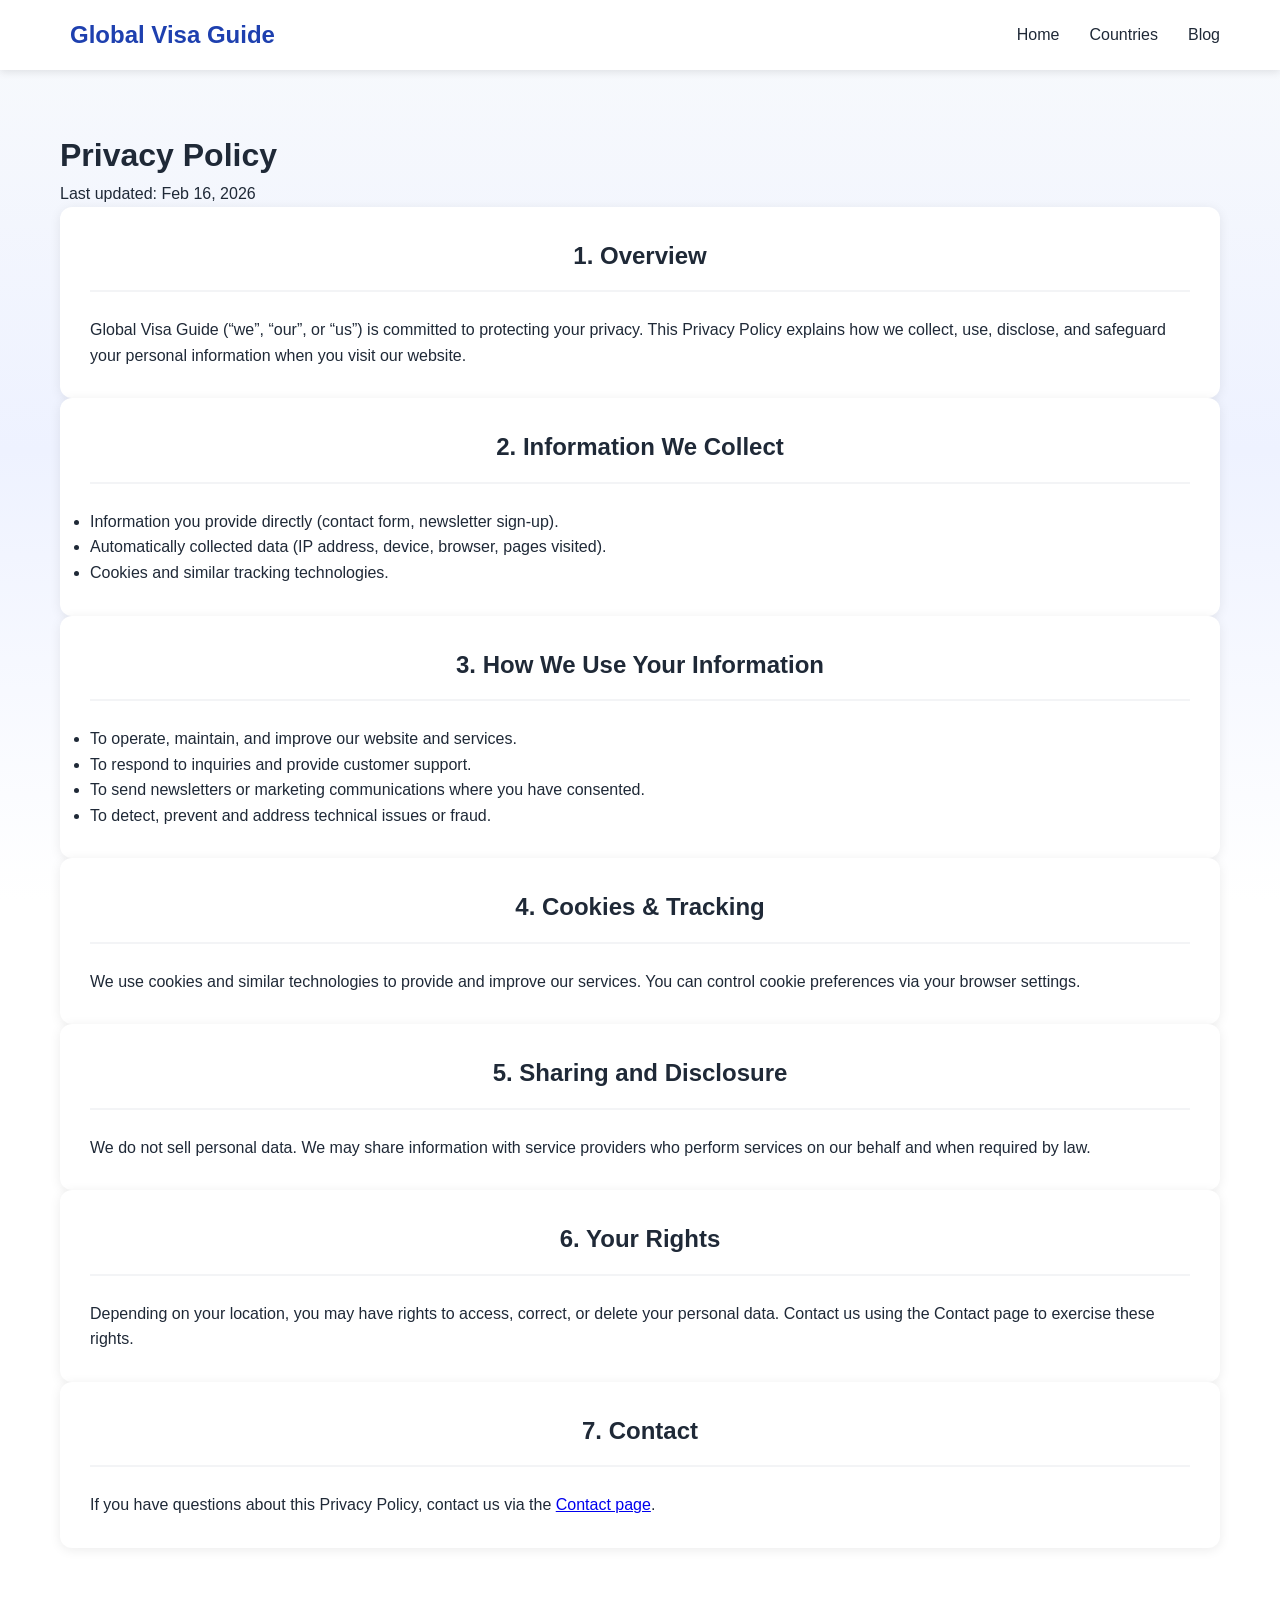
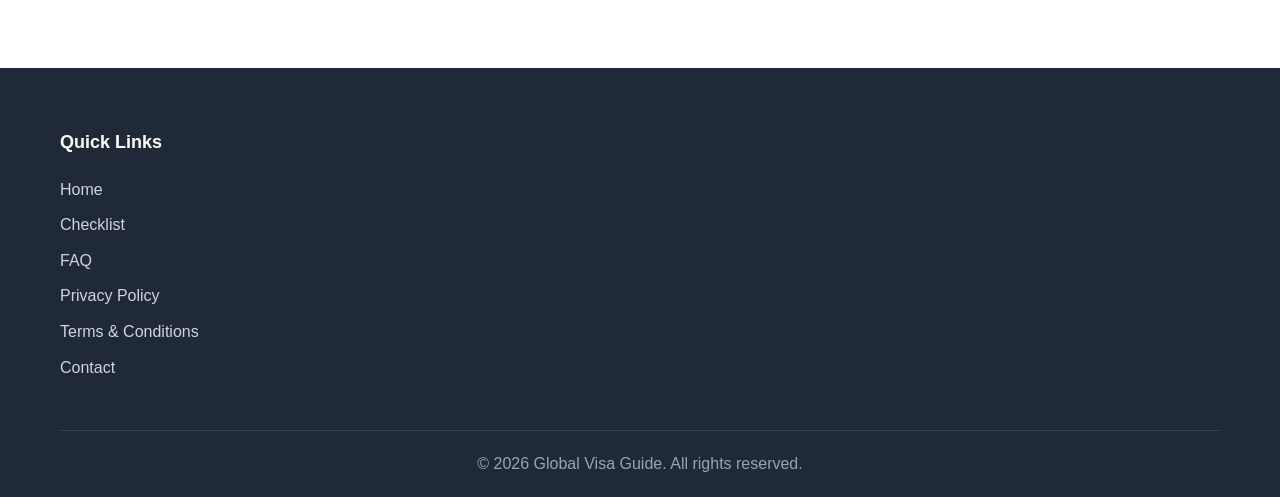
<file: pages/privacy.html>
<!DOCTYPE html>
<html lang="en">
<head>
  <meta charset="utf-8">
  <meta name="viewport" content="width=device-width,initial-scale=1">
  <title>Privacy Policy - Global Visa Guide</title>
  <link rel="stylesheet" href="../css/style.css">
</head>
<body>
  <nav class="navbar">
    <div class="nav-container">
      <div class="logo"><i class="fas fa-passport"></i> <span>Global Visa Guide</span></div>
      <ul class="nav-menu">
        <li><a href="../index.html#home">Home</a></li>
        <li><a href="../index.html#countries">Countries</a></li>
        <li><a href="../pages/blog.html">Blog</a></li>
      </ul>
      <div class="hamburger"><span></span><span></span><span></span></div>
    </div>
  </nav>

  <div class="container section">
    <h1>Privacy Policy</h1>
    <p>Last updated: Feb 16, 2026</p>

    <section class="info-section">
      <h2>1. Overview</h2>
      <p>Global Visa Guide (“we”, “our”, or “us”) is committed to protecting your privacy. This Privacy Policy explains how we collect, use, disclose, and safeguard your personal information when you visit our website.</p>
    </section>

    <section class="info-section">
      <h2>2. Information We Collect</h2>
      <ul>
        <li>Information you provide directly (contact form, newsletter sign-up).</li>
        <li>Automatically collected data (IP address, device, browser, pages visited).</li>
        <li>Cookies and similar tracking technologies.</li>
      </ul>
    </section>

    <section class="info-section">
      <h2>3. How We Use Your Information</h2>
      <ul>
        <li>To operate, maintain, and improve our website and services.</li>
        <li>To respond to inquiries and provide customer support.</li>
        <li>To send newsletters or marketing communications where you have consented.</li>
        <li>To detect, prevent and address technical issues or fraud.</li>
      </ul>
    </section>

    <section class="info-section">
      <h2>4. Cookies & Tracking</h2>
      <p>We use cookies and similar technologies to provide and improve our services. You can control cookie preferences via your browser settings.</p>
    </section>

    <section class="info-section">
      <h2>5. Sharing and Disclosure</h2>
      <p>We do not sell personal data. We may share information with service providers who perform services on our behalf and when required by law.</p>
    </section>

    <section class="info-section">
      <h2>6. Your Rights</h2>
      <p>Depending on your location, you may have rights to access, correct, or delete your personal data. Contact us using the Contact page to exercise these rights.</p>
    </section>

    <section class="info-section">
      <h2>7. Contact</h2>
      <p>If you have questions about this Privacy Policy, contact us via the <a href="contact.html">Contact page</a>.</p>
    </section>
  </div>

  <footer class="footer">
    <div class="container">
      <div class="footer-content">
        <div class="footer-section"><h4>Quick Links</h4><ul><li><a href="../index.html">Home</a></li><li><a href="checklist.html">Checklist</a></li><li><a href="faq.html">FAQ</a></li><li><a href="privacy.html">Privacy Policy</a></li><li><a href="terms.html">Terms & Conditions</a></li><li><a href="contact.html">Contact</a></li></ul></div>
      </div>
      <div class="footer-bottom"><p>&copy; 2026 Global Visa Guide. All rights reserved.</p></div>
    </div>
  </footer>

  <script src="../js/blogs.js"></script>
  <script src="../js/script.js"></script>
</body>
</html>
</file>
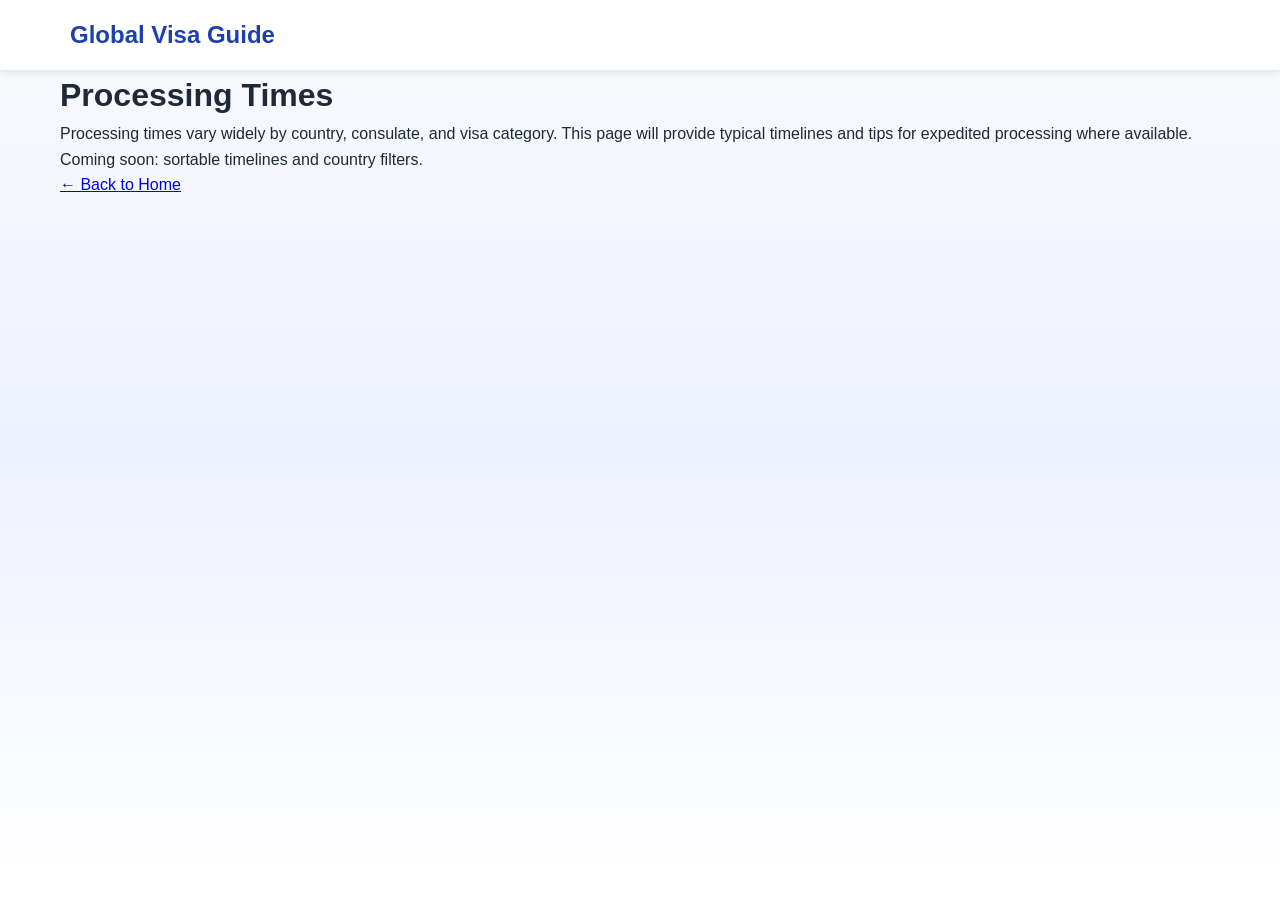
<file: pages/processing-times.html>
<!DOCTYPE html>
<html lang="en">
<head>
    <meta charset="utf-8" />
    <meta name="viewport" content="width=device-width, initial-scale=1" />
    <title>Processing Times - Global Visa Guide</title>
    <link rel="stylesheet" href="/css/style.css">
</head>
<body>
    <nav class="navbar">
        <div class="nav-container">
            <div class="logo"><i class="fas fa-passport"></i> Global Visa Guide</div>
        </div>
    </nav>
    <main class="container">
        <h1>Processing Times</h1>
        <p>Processing times vary widely by country, consulate, and visa category. This page will provide typical timelines and tips for expedited processing where available.</p>
        <p>Coming soon: sortable timelines and country filters.</p>
        <p><a href="/index.html">← Back to Home</a></p>
    </main>
</body>
</html>
</file>
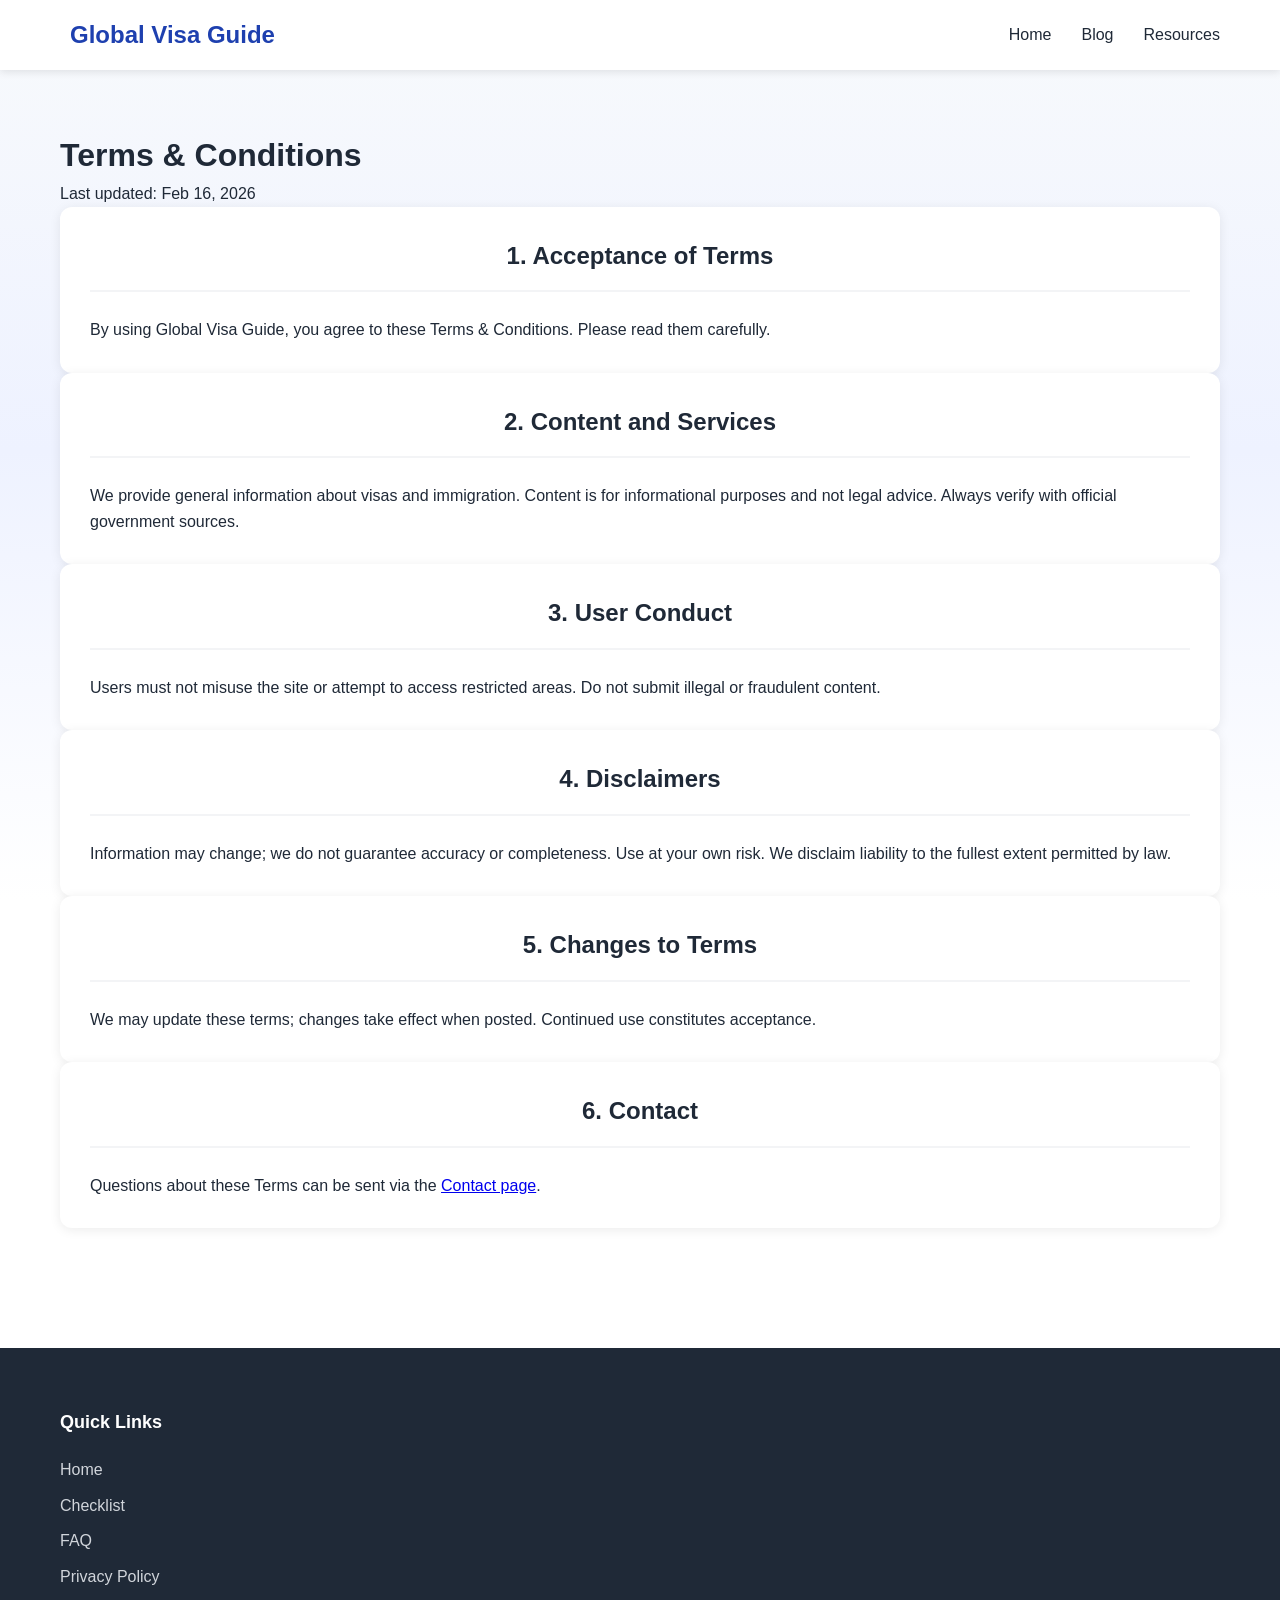
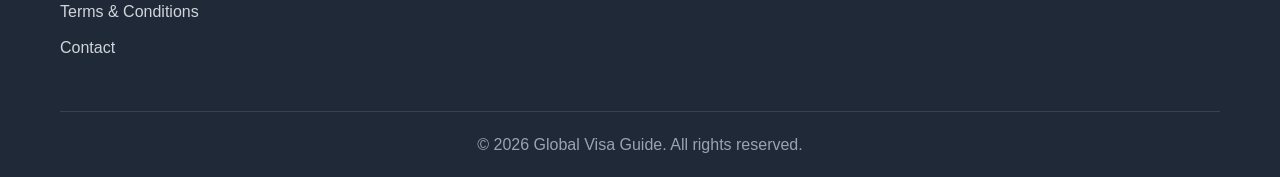
<file: pages/terms.html>
<!DOCTYPE html>
<html lang="en">
<head>
  <meta charset="utf-8">
  <meta name="viewport" content="width=device-width,initial-scale=1">
  <title>Terms & Conditions - Global Visa Guide</title>
  <link rel="stylesheet" href="../css/style.css">
</head>
<body>
  <nav class="navbar">
    <div class="nav-container">
      <div class="logo"><i class="fas fa-passport"></i> <span>Global Visa Guide</span></div>
      <ul class="nav-menu">
        <li><a href="../index.html#home">Home</a></li>
        <li><a href="../pages/blog.html">Blog</a></li>
        <li><a href="../index.html#resources">Resources</a></li>
      </ul>
      <div class="hamburger"><span></span><span></span><span></span></div>
    </div>
  </nav>

  <div class="container section">
    <h1>Terms & Conditions</h1>
    <p>Last updated: Feb 16, 2026</p>

    <section class="info-section">
      <h2>1. Acceptance of Terms</h2>
      <p>By using Global Visa Guide, you agree to these Terms & Conditions. Please read them carefully.</p>
    </section>

    <section class="info-section">
      <h2>2. Content and Services</h2>
      <p>We provide general information about visas and immigration. Content is for informational purposes and not legal advice. Always verify with official government sources.</p>
    </section>

    <section class="info-section">
      <h2>3. User Conduct</h2>
      <p>Users must not misuse the site or attempt to access restricted areas. Do not submit illegal or fraudulent content.</p>
    </section>

    <section class="info-section">
      <h2>4. Disclaimers</h2>
      <p>Information may change; we do not guarantee accuracy or completeness. Use at your own risk. We disclaim liability to the fullest extent permitted by law.</p>
    </section>

    <section class="info-section">
      <h2>5. Changes to Terms</h2>
      <p>We may update these terms; changes take effect when posted. Continued use constitutes acceptance.</p>
    </section>

    <section class="info-section">
      <h2>6. Contact</h2>
      <p>Questions about these Terms can be sent via the <a href="contact.html">Contact page</a>.</p>
    </section>
  </div>

  <footer class="footer">
    <div class="container">
      <div class="footer-content">
        <div class="footer-section"><h4>Quick Links</h4><ul><li><a href="../index.html">Home</a></li><li><a href="checklist.html">Checklist</a></li><li><a href="faq.html">FAQ</a></li><li><a href="privacy.html">Privacy Policy</a></li><li><a href="terms.html">Terms & Conditions</a></li><li><a href="contact.html">Contact</a></li></ul></div>
      </div>
      <div class="footer-bottom"><p>&copy; 2026 Global Visa Guide. All rights reserved.</p></div>
    </div>
  </footer>

  <script src="../js/blogs.js"></script>
  <script src="../js/script.js"></script>
</body>
</html>
</file>
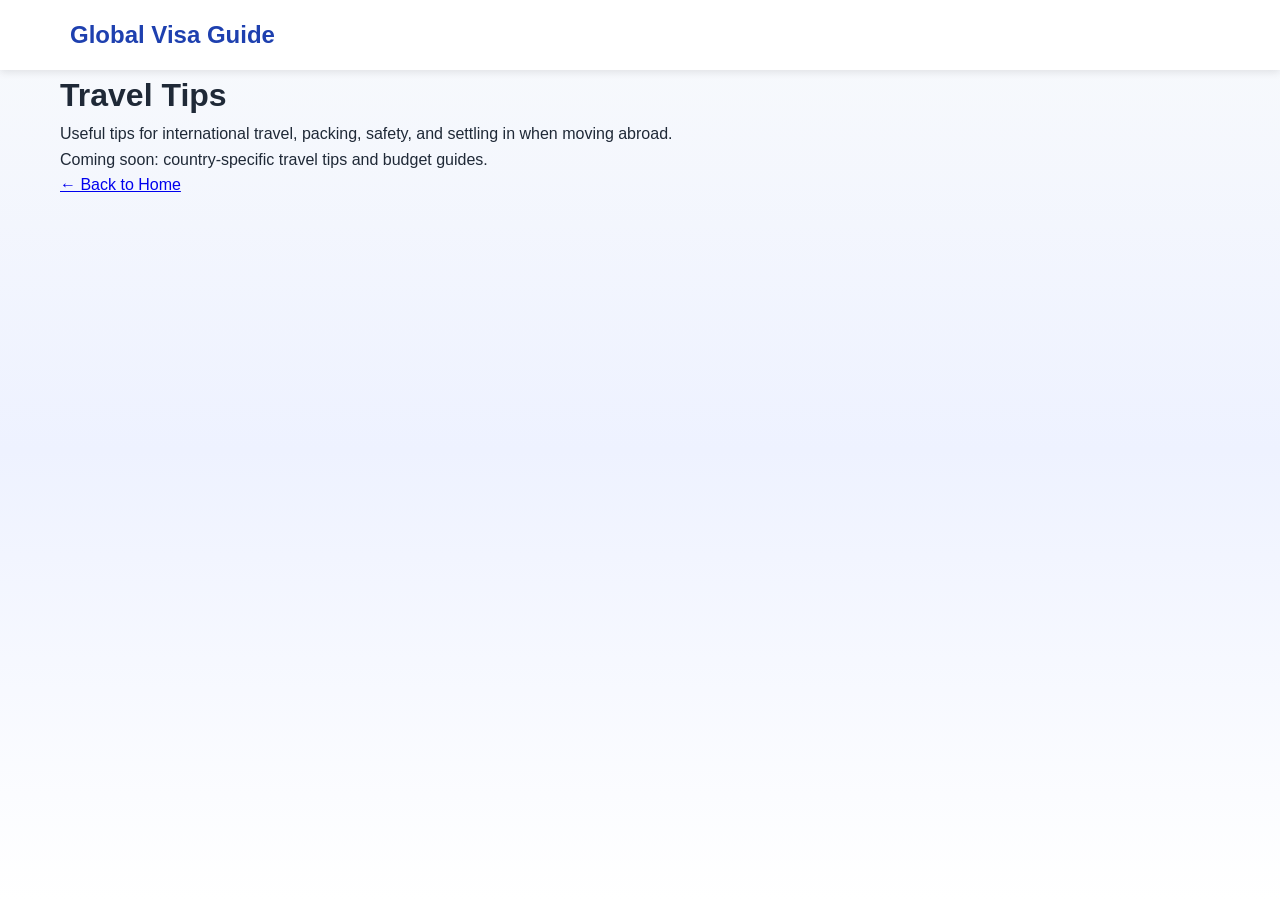
<file: pages/travel-tips.html>
<!DOCTYPE html>
<html lang="en">
<head>
    <meta charset="utf-8" />
    <meta name="viewport" content="width=device-width, initial-scale=1" />
    <title>Travel Tips - Global Visa Guide</title>
    <link rel="stylesheet" href="/css/style.css">
</head>
<body>
    <nav class="navbar">
        <div class="nav-container">
            <div class="logo"><i class="fas fa-passport"></i> Global Visa Guide</div>
        </div>
    </nav>
    <main class="container">
        <h1>Travel Tips</h1>
        <p>Useful tips for international travel, packing, safety, and settling in when moving abroad.</p>
        <p>Coming soon: country-specific travel tips and budget guides.</p>
        <p><a href="/index.html">← Back to Home</a></p>
    </main>
</body>
</html>
</file>
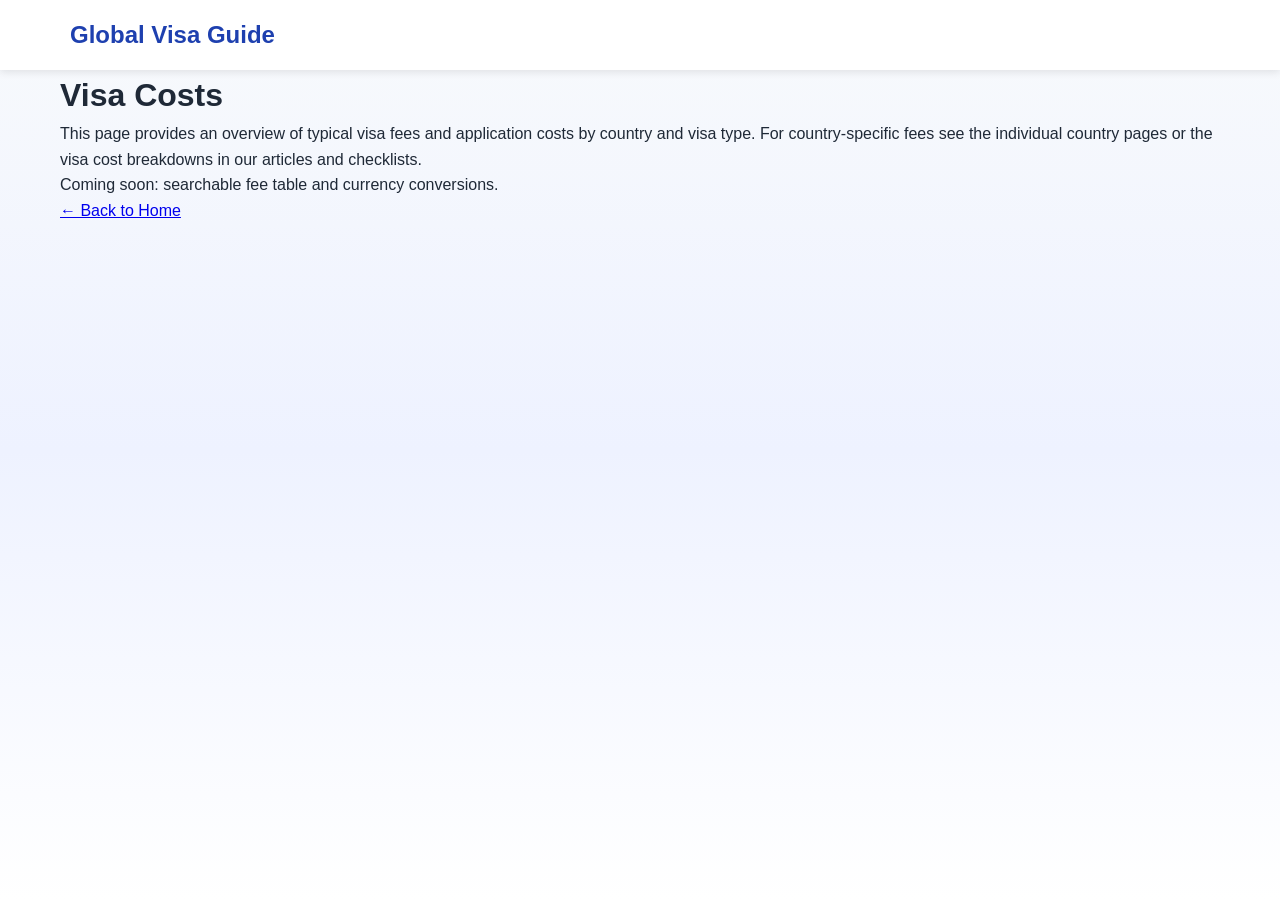
<file: pages/visa-costs.html>
<!DOCTYPE html>
<html lang="en">
<head>
    <meta charset="utf-8" />
    <meta name="viewport" content="width=device-width, initial-scale=1" />
    <title>Visa Costs - Global Visa Guide</title>
    <link rel="stylesheet" href="/css/style.css">
</head>
<body>
    <nav class="navbar">
        <div class="nav-container">
            <div class="logo"><i class="fas fa-passport"></i> Global Visa Guide</div>
        </div>
    </nav>
    <main class="container">
        <h1>Visa Costs</h1>
        <p>This page provides an overview of typical visa fees and application costs by country and visa type. For country-specific fees see the individual country pages or the visa cost breakdowns in our articles and checklists.</p>
        <p>Coming soon: searchable fee table and currency conversions.</p>
        <p><a href="/index.html">← Back to Home</a></p>
    </main>
</body>
</html>
</file>
<file: css/style.css>
/* Global Styles */
* {
    margin: 0;
    padding: 0;
    box-sizing: border-box;
}

:root {
    --primary-color: #1e40af;
    --secondary-color: #0f766e;
    --accent-color: #dc2626;
    --light-bg: #f3f4f6;
    --text-dark: #1f2937;
    --text-light: #6b7280;
    --border-color: #e5e7eb;
    --success-color: #10b981;
}

/* UI Enhancements */
.filter-bar {
    display: flex;
    gap: 10px;
    flex-wrap: wrap;
    justify-content: center;
    margin: 20px 0 30px;
}
.filter-btn {
    background: white;
    border: 1px solid var(--border-color);
    padding: 8px 14px;
    border-radius: 999px;
    cursor: pointer;
    color: var(--text-dark);
    font-weight: 600;
    transition: transform 0.18s ease, background 0.18s ease, color 0.18s ease, box-shadow 0.18s ease;
}
.filter-btn:hover { transform: translateY(-4px); box-shadow: 0 6px 18px rgba(0,0,0,0.08); }
.filter-btn.active { background: linear-gradient(90deg,var(--primary-color),var(--secondary-color)); color: white; border-color: transparent; }

/* Reveal animation for cards */
.reveal { opacity: 0; transform: translateY(16px) scale(0.995); transition: opacity 0.6s ease, transform 0.6s cubic-bezier(.2,.8,.2,1); }
.reveal.visible { opacity: 1; transform: translateY(0) scale(1); }

/* Decorative hover tilt for destination cards */
.destination-card { transform-origin: center; will-change: transform; }
.destination-card .card-header { transition: transform 0.35s ease; }
.destination-card:hover .card-header { transform: translateY(-6px) scale(1.03); }

/* Animated stat counter style */
.stat-card h3 { transition: all 0.6s ease; }


html {
    scroll-behavior: smooth;
}

body {
    font-family: 'Segoe UI', Tahoma, Geneva, Verdana, sans-serif;
    color: var(--text-dark);
    /* subtle gradient background for depth */
    background: linear-gradient(180deg, #f8fafc 0%, #eef2ff 50%, #ffffff 100%);
    background-attachment: fixed;
    line-height: 1.6;
}

.container {
    max-width: 1200px;
    margin: 0 auto;
    padding: 0 20px;
}

/* Navigation Bar */
.navbar {
    background-color: white;
    box-shadow: 0 2px 8px rgba(0, 0, 0, 0.1);
    position: sticky;
    top: 0;
    z-index: 100;
}

.nav-container {
    display: flex;
    justify-content: space-between;
    align-items: center;
    max-width: 1200px;
    margin: 0 auto;
    padding: 0 20px;
    height: 70px;
}

.logo {
    display: flex;
    align-items: center;
    gap: 10px;
    font-size: 24px;
    font-weight: bold;
    color: var(--primary-color);
}

.logo i {
    font-size: 28px;
}

.nav-menu {
    display: flex;
    list-style: none;
    gap: 30px;
}

.nav-menu a {
    text-decoration: none;
    color: var(--text-dark);
    font-weight: 500;
    transition: color 0.3s ease;
}

.nav-menu a:hover {
    color: var(--primary-color);
}

.hamburger {
    display: none;
    flex-direction: column;
    gap: 5px;
    background: none;
    border: none;
    cursor: pointer;
}

.hamburger span {
    width: 25px;
    height: 3px;
    background-color: var(--text-dark);
    transition: 0.3s;
}

/* Hero Section */
.hero {
    background: linear-gradient(135deg, var(--primary-color) 0%, var(--secondary-color) 100%);
    color: white;
    padding: 100px 20px;
    text-align: center;
}

.hero-content {
    max-width: 800px;
    margin: 0 auto;
}

.hero h1 {
    font-size: 48px;
    margin-bottom: 20px;
    font-weight: bold;
}

.hero p {
    font-size: 20px;
    margin-bottom: 40px;
    opacity: 0.95;
}

.search-box {
    width: 100%;
    max-width: 600px;
    padding: 15px 20px;
    font-size: 16px;
    border: none;
    border-radius: 8px;
    background-color: white;
    box-shadow: 0 4px 15px rgba(0, 0, 0, 0.2);
}

.search-box::placeholder {
    color: var(--text-light);
}

.search-box:focus {
    outline: none;
    box-shadow: 0 4px 20px rgba(0, 0, 0, 0.3);
}

/* Stats Section */
.stats {
    display: grid;
    grid-template-columns: repeat(auto-fit, minmax(250px, 1fr));
    gap: 30px;
    max-width: 1200px;
    margin: -40px auto 60px;
    padding: 0 20px;
}

.stat-card {
    background-color: white;
    padding: 30px;
    border-radius: 12px;
    text-align: center;
    box-shadow: 0 4px 15px rgba(0, 0, 0, 0.1);
}

.stat-card h3 {
    font-size: 36px;
    color: var(--primary-color);
    margin-bottom: 10px;
}

.stat-card p {
    color: var(--text-light);
    font-size: 16px;
}

/* Section Styles */
.section {
    padding: 60px 20px;
}

.alternate-bg {
    background-color: var(--light-bg);
}

.section h2 {
    font-size: 36px;
    margin-bottom: 50px;
    text-align: center;
    color: var(--text-dark);
}

/* Card Styles */
.card {
    background-color: white;
    border-radius: 12px;
    padding: 30px;
    box-shadow: 0 2px 12px rgba(0, 0, 0, 0.08);
    transition: all 0.3s ease;
}

.card:hover {
    transform: translateY(-5px);
    box-shadow: 0 8px 25px rgba(0, 0, 0, 0.15);
}

/* Visa Types Grid */
.visa-types-grid {
    display: grid;
    grid-template-columns: repeat(auto-fit, minmax(300px, 1fr));
    gap: 30px;
}

.visa-card {
    text-align: center;
}

.visa-card i {
    font-size: 48px;
    color: var(--primary-color);
    margin-bottom: 15px;
}

.visa-card h3 {
    font-size: 22px;
    margin-bottom: 15px;
}

.visa-card p {
    color: var(--text-light);
}

/* Regions Grid */
.regions-grid {
    display: grid;
    grid-template-columns: repeat(auto-fit, minmax(280px, 1fr));
    gap: 25px;
}

.region-card {
    background-color: white;
    padding: 40px 20px;
    border-radius: 12px;
    text-align: center;
    text-decoration: none;
    color: var(--text-dark);
    box-shadow: 0 2px 12px rgba(0, 0, 0, 0.08);
    transition: all 0.3s ease;
    border: 2px solid transparent;
}

.region-card:hover {
    border-color: var(--primary-color);
    transform: translateY(-5px);
    box-shadow: 0 8px 25px rgba(0, 0, 0, 0.15);
}

.region-card i {
    font-size: 40px;
    margin-bottom: 15px;
    color: var(--primary-color);
}

.region-card h3 {
    font-size: 22px;
    margin-bottom: 10px;
}

.region-card p {
    color: var(--text-light);
}

/* Destinations Grid */
.destinations-grid {
    display: grid;
    grid-template-columns: repeat(auto-fill, minmax(300px, 1fr));
    gap: 25px;
}

.destination-card {
    background-color: white;
    border-radius: 12px;
    overflow: hidden;
    box-shadow: 0 2px 12px rgba(0, 0, 0, 0.08);
    transition: all 0.3s ease;
}

.destination-card:hover {
    transform: translateY(-8px);
    box-shadow: 0 12px 30px rgba(0, 0, 0, 0.15);
}

.card-header {
    font-size: 42px;
    padding: 0;
    height: 120px;
    text-align: center;
    background-color: var(--light-bg);
    background-size: cover;
    background-position: center;
    display: flex;
    align-items: center;
    justify-content: center;
    color: white;
    position: relative;
}
.card-header::after{
    content: '';
    position: absolute;
    inset: 0;
    background: linear-gradient(180deg, rgba(0,0,0,0.18), rgba(0,0,0,0.35));
    border-radius: 0;
}
.card-header > * { position: relative; z-index: 2; }

.destination-card h3 {
    padding: 20px 20px 10px;
    font-size: 24px;
    text-align: center;
}

.visa-info {
    padding: 0 20px 15px;
    text-align: center;
    color: var(--text-light);
    font-size: 14px;
}

.btn-link {
    display: inline-block;
    padding: 20px;
    color: var(--primary-color);
    text-decoration: none;
    font-weight: 600;
    text-align: center;
    width: 100%;
    transition: background-color 0.3s ease;
}

.btn-link:hover {
    background-color: var(--light-bg);
}

/* Resources Grid */
.resources-grid {
    display: grid;
    grid-template-columns: repeat(auto-fit, minmax(300px, 1fr));
    gap: 30px;
}

.resource-card {
    background-color: white;
    padding: 40px 30px;
    border-radius: 12px;
    text-align: center;
    box-shadow: 0 2px 12px rgba(0, 0, 0, 0.08);
    transition: all 0.3s ease;
}

.resource-card:hover {
    transform: translateY(-5px);
    box-shadow: 0 8px 25px rgba(0, 0, 0, 0.15);
}

.resource-card i {
    font-size: 48px;
    color: var(--secondary-color);
    margin-bottom: 20px;
}

.resource-card h3 {
    font-size: 22px;
    margin-bottom: 15px;
}

.resource-card p {
    color: var(--text-light);
    line-height: 1.6;
}

/* Footer */
.footer {
    background-color: #1f2937;
    color: white;
    padding: 60px 20px 20px;
    margin-top: 60px;
}

.footer-content {
    max-width: 1200px;
    margin: 0 auto;
    display: grid;
    grid-template-columns: repeat(auto-fit, minmax(250px, 1fr));
    gap: 40px;
    margin-bottom: 40px;
}

.footer-section h4 {
    margin-bottom: 20px;
    font-size: 18px;
}

.footer-section p {
    color: #d1d5db;
    line-height: 1.6;
}

.footer-section ul {
    list-style: none;
}

.footer-section ul li {
    margin-bottom: 10px;
}

.footer-section a {
    color: #d1d5db;
    text-decoration: none;
    transition: color 0.3s ease;
}

.footer-section a:hover {
    color: white;
}

.social-links {
    display: flex;
    gap: 15px;
}

.social-links a {
    display: inline-flex;
    align-items: center;
    justify-content: center;
    width: 40px;
    height: 40px;
    background-color: rgba(255, 255, 255, 0.1);
    border-radius: 50%;
    transition: background-color 0.3s ease;
}

.social-links a:hover {
    background-color: var(--primary-color);
}

.footer-bottom {
    border-top: 1px solid #374151;
    padding-top: 20px;
    text-align: center;
    color: #9ca3af;
}

/* Responsive Design */
@media (max-width: 768px) {
    .hero h1 {
        font-size: 36px;
    }

    .hero p {
        font-size: 18px;
    }

    .nav-menu {
        display: none;
        gap: 0;
    }

    .hamburger {
        display: flex;
    }

    .nav-menu.active {
        display: flex;
        flex-direction: column;
        position: absolute;
        top: 70px;
        left: 0;
        width: 100%;
        background-color: white;
        box-shadow: 0 8px 16px rgba(0, 0, 0, 0.1);
        padding: 20px;
    }

    .visa-types-grid,
    .regions-grid,
    .destinations-grid,
    .resources-grid {
        grid-template-columns: 1fr;
    }

    .section h2 {
        font-size: 28px;
        margin-bottom: 30px;
    }
}

@media (max-width: 480px) {
    .hero h1 {
        font-size: 28px;
    }

    .stat-card h3 {
        font-size: 28px;
    }

    .search-box {
        padding: 12px 16px;
        font-size: 14px;
    }
}

/* ===== NEW VISA INFORMATION SECTION STYLES ===== */

/* Comprehensive Visa Information Section */
.visa-info-section {
    background: linear-gradient(135deg, #f0f9ff 0%, #e0f2fe 100%);
}

.visa-info-content {
    display: grid;
    grid-template-columns: 1fr 1fr;
    gap: 60px;
    align-items: center;
}

.visa-info-text h2 {
    font-size: 32px;
    margin-bottom: 30px;
    text-align: left;
}

.visa-description {
    display: flex;
    flex-direction: column;
    gap: 25px;
}

.visa-description h3 {
    font-size: 18px;
    color: var(--primary-color);
    margin: 0;
    font-weight: 700;
}

.visa-description p {
    margin: 0;
    line-height: 1.8;
    color: var(--text-dark);
}

.visa-info-visual {
    display: flex;
    flex-direction: column;
    gap: 30px;
}

.world-map-container {
    background: white;
    border-radius: 2px;
    padding: 2px;
    box-shadow: 0 4px 15px rgba(0, 0, 0, 0.1);
}

.world-map-image {
    width: 100%;
    height: 100%;
    display: block;
    border-radius: 2px;
}

.world-map {
    width: 100%;
    height: 100%;
}

.visa-quick-info {
    display: grid;
    grid-template-columns: repeat(3, 1fr);
    gap: 15px;
}

.info-box {
    background: white;
    padding: 20px;
    border-radius: 12px;
    text-align: center;
    box-shadow: 0 2px 12px rgba(0, 0, 0, 0.08);
    transition: all 0.3s ease;
}

.info-box:hover {
    transform: translateY(-5px);
    box-shadow: 0 8px 25px rgba(0, 0, 0, 0.15);
}

.info-box i {
    font-size: 32px;
    color: var(--primary-color);
    margin-bottom: 12px;
}

.info-box h4 {
    font-size: 16px;
    font-weight: 700;
    color: var(--text-dark);
    margin: 10px 0 8px 0;
}

.info-box p {
    font-size: 14px;
    color: var(--text-light);
    margin: 0;
}

/* ===== VISA CATEGORIES GRID ===== */

.section-subtitle {
    text-align: center;
    color: var(--text-light);
    font-size: 18px;
    margin: -40px 0 40px 0 !important;
    font-weight: 500;
}

.visa-categories-grid {
    display: grid;
    grid-template-columns: repeat(auto-fit, minmax(300px, 1fr));
    gap: 25px;
    margin-top: 40px;
}

.visa-category-card {
    background: white;
    padding: 30px;
    border-radius: 12px;
    box-shadow: 0 2px 12px rgba(0, 0, 0, 0.08);
    transition: all 0.3s ease;
    border-top: 4px solid var(--primary-color);
    display: flex;
    flex-direction: column;
}

.visa-category-card:hover {
    transform: translateY(-8px);
    box-shadow: 0 12px 30px rgba(0, 0, 0, 0.15);
}

.category-icon {
    display: flex;
    align-items: center;
    justify-content: center;
    width: 60px;
    height: 60px;
    background: linear-gradient(135deg, var(--primary-color), var(--secondary-color));
    border-radius: 12px;
    margin-bottom: 20px;
}

.category-icon i {
    font-size: 28px;
    color: white;
}

.visa-category-card h3 {
    font-size: 20px;
    color: var(--text-dark);
    margin: 0 0 15px 0;
    font-weight: 700;
}

.visa-category-card p {
    color: var(--text-light);
    line-height: 1.7;
    margin: 0 0 20px 0;
    flex-grow: 1;
}

.visa-category-card ul {
    list-style: none;
    padding: 0;
    margin: 0;
    display: flex;
    flex-direction: column;
    gap: 10px;
}

.visa-category-card ul li {
    color: var(--text-dark);
    font-size: 14px;
    padding-left: 25px;
    position: relative;
}

.visa-category-card ul li::before {
    content: '✓';
    position: absolute;
    left: 0;
    color: var(--success-color);
    font-weight: bold;
    font-size: 16px;
}

/* ===== RESPONSIVE UPDATES ===== */

@media (max-width: 768px) {
    .visa-info-content {
        grid-template-columns: 1fr;
        gap: 40px;
    }

    .visa-info-text h2 {
        text-align: center;
    }

    .visa-quick-info {
        grid-template-columns: 1fr;
    }

    .visa-categories-grid {
        grid-template-columns: repeat(auto-fit, minmax(280px, 1fr));
    }
}

/* ===== PERFORMANCE OPTIMIZATIONS ===== */

/* Lazy loading placeholder */
img {
    will-change: contents;
}

/* Reduce motion for users who prefer it */
@media (prefers-reduced-motion: reduce) {
    * {
        animation-duration: 0.01ms !important;
        animation-iteration-count: 1 !important;
        transition-duration: 0.01ms !important;
    }
}

/* Light optimization: CSS containment for better performance */
.card, .visa-category-card, .info-box {
    contain: layout style paint;
}



/* Button Styles */
.btn {
    display: inline-block;
    padding: 12px 30px;
    background-color: var(--primary-color);
    color: white;
    text-decoration: none;
    border-radius: 8px;
    font-weight: 600;
    transition: all 0.3s ease;
    border: none;
    cursor: pointer;
}

.btn:hover {
    background-color: #1e3a8a;
    transform: translateY(-2px);
}

.btn-secondary {
    background-color: var(--secondary-color);
}

.btn-secondary:hover {
    background-color: #0d5555;
}

/* Loading and Empty States */
.empty-state {
    text-align: center;
    padding: 60px 20px;
}

.empty-state i {
    font-size: 64px;
    color: var(--text-light);
    margin-bottom: 20px;
}

.empty-state h3 {
    font-size: 24px;
    margin-bottom: 10px;
}

.empty-state p {
    color: var(--text-light);
}

/* CHANGE: Country Details Page Styles
   New CSS classes for the country-details.html page
   Includes layout, blog sidebar, visa information display, and responsive design
*/

/* Breadcrumb Navigation */
.breadcrumb {
    background-color: var(--light-bg);
    padding: 20px;
    border-bottom: 1px solid var(--border-color);
}

.breadcrumb a {
    color: var(--primary-color);
    text-decoration: none;
}

.breadcrumb a:hover {
    text-decoration: underline;
}

/* Main Container for Country Details */
.country-details-container {
    padding: 40px 20px;
}

/* Grid Layout: Left column for country info, right column for blog sidebar */
.country-details-row {
    display: grid;
    grid-template-columns: 2fr 1fr;
    gap: 40px;
}

/* Left column - Country information sections */
.country-info-section {
    display: flex;
    flex-direction: column;
    gap: 40px;
}

/* Country header with name and region badge */
.country-header {
    border-bottom: 3px solid var(--primary-color);
    padding-bottom: 20px;
}

.country-header h1 {
    font-size: 42px;
    margin-bottom: 15px;
    color: var(--text-dark);
}

/* Styled badge for country region */
.region-badge {
    display: inline-block;
    background-color: var(--primary-color);
    color: white;
    padding: 8px 16px;
    border-radius: 20px;
    font-size: 14px;
    font-weight: 600;
}

/* Information sections styling */
.info-section {
    background-color: white;
    padding: 30px;
    border-radius: 12px;
    box-shadow: 0 2px 12px rgba(0, 0, 0, 0.08);
}

.info-section h2 {
    font-size: 24px;
    margin-bottom: 25px;
    color: var(--text-dark);
    border-bottom: 2px solid var(--light-bg);
    padding-bottom: 15px;
}

.info-section h2 i {
    margin-right: 10px;
    color: var(--primary-color);
}

/* Visa List - displays different visa types for the country */
.visa-list {
    display: flex;
    flex-direction: column;
    gap: 20px;
}

.visa-item {
    padding: 20px;
    background-color: var(--light-bg);
    border-left: 4px solid var(--primary-color);
    border-radius: 4px;
}

.visa-header {
    display: flex;
    justify-content: space-between;
    align-items: center;
    margin-bottom: 10px;
}

.visa-header h4 {
    font-size: 18px;
    color: var(--text-dark);
    margin: 0;
}

/* Badge showing processing time */
.processing-time {
    background-color: var(--secondary-color);
    color: white;
    padding: 4px 12px;
    border-radius: 20px;
    font-size: 12px;
    font-weight: 600;
}

.visa-description {
    color: var(--text-light);
    margin: 10px 0;
}

.visa-cost {
    color: var(--accent-color);
    font-size: 14px;
    margin: 0;
}

/* Info Grid - displays key information points */
.info-grid {
    display: grid;
    grid-template-columns: repeat(auto-fit, minmax(250px, 1fr));
    gap: 20px;
}

.info-item {
    padding: 15px;
    background-color: var(--light-bg);
    border-radius: 8px;
    color: var(--text-dark);
    line-height: 1.6;
}

/* Requirements Checklist */
.requirements-list {
    display: flex;
    flex-direction: column;
    gap: 15px;
}

.requirement-item {
    display: flex;
    align-items: flex-start;
    gap: 15px;
    padding: 15px;
    background-color: var(--light-bg);
    border-radius: 8px;
}

.requirement-item i {
    color: var(--success-color);
    font-size: 18px;
    flex-shrink: 0;
    margin-top: 2px;
}

.requirement-item span {
    color: var(--text-dark);
}

/* Processing Information - fees and timelines */
.processing-info {
    display: flex;
    flex-direction: column;
    gap: 20px;
}

.processing-grid {
    display: grid;
    grid-template-columns: repeat(auto-fit, minmax(200px, 1fr));
    gap: 20px;
}

.processing-item {
    padding: 20px;
    background-color: var(--light-bg);
    border-radius: 8px;
    text-align: center;
}

.processing-item label {
    display: block;
    font-weight: 600;
    color: var(--text-dark);
    margin-bottom: 10px;
}

.processing-item p {
    font-size: 18px;
    color: var(--primary-color);
    font-weight: 600;
}

/* CHANGE: Blog Sidebar - right column with blog posts and resources */
.blog-sidebar {
    display: flex;
    flex-direction: column;
    gap: 30px;
}

/* All sidebar boxes have consistent styling */
.featured-blog,
.related-posts,
.tips-box,
.resources-box {
    background-color: white;
    padding: 25px;
    border-radius: 12px;
    box-shadow: 0 2px 12px rgba(0, 0, 0, 0.08);
}

.featured-blog h3,
.related-posts h3,
.tips-box h3,
.resources-box h3 {
    font-size: 18px;
    margin-bottom: 20px;
    padding-bottom: 15px;
    border-bottom: 2px solid var(--light-bg);
    color: var(--text-dark);
}

.featured-blog h3 i,
.related-posts h3 i,
.tips-box h3 i,
.resources-box h3 i {
    margin-right: 10px;
    color: var(--primary-color);
}

/* Featured Blog Post - main article content from visaguide.world */
.blog-card {
    background-color: var(--light-bg);
    padding: 20px;
    border-radius: 8px;
    border-left: 4px solid var(--primary-color);
}

/* Make featured blog and blog cards use full available width and be more prominent */
.featured-blog {
    width: 100%;
    box-sizing: border-box;
}

.blog-card {
    width: 100%;
    padding: 24px;
}

.blog-post h4 {
    font-size: 18px;
    margin-bottom: 12px;
    color: var(--text-dark);
}

/* Blog post metadata (date, author) */
.blog-meta {
    display: flex;
    gap: 20px;
    font-size: 13px;
    color: var(--text-light);
    margin-bottom: 15px;
}

.blog-meta span {
    display: flex;
    align-items: center;
    gap: 5px;
}

.blog-excerpt {
    color: var(--text-light);
    font-weight: 600;
    margin-bottom: 12px;
    font-size: 14px;
}

.blog-content {
    color: var(--text-dark);
    line-height: 1.6;
    margin-bottom: 15px;
    font-size: 14px;
}

.read-more {
    color: var(--primary-color);
    text-decoration: none;
    font-weight: 600;
    font-size: 14px;
    transition: color 0.3s ease;
}

.read-more:hover {
    color: var(--text-dark);
}

/* Related Blog Articles - sidebar section with linked articles */
.posts-list {
    display: flex;
    flex-direction: column;
    gap: 20px;
}

.related-post-item {
    padding: 15px;
    background-color: var(--light-bg);
    border-radius: 8px;
    border-left: 3px solid var(--secondary-color);
    transition: all 0.3s ease;
}

.related-post-item:hover {
    box-shadow: 0 4px 12px rgba(0, 0, 0, 0.1);
}

.related-post-item h5 {
    font-size: 15px;
    margin-bottom: 8px;
    color: var(--text-dark);
}

.post-excerpt {
    font-size: 13px;
    color: var(--text-light);
    margin-bottom: 8px;
    line-height: 1.5;
}

.related-post-item small {
    color: #9ca3af;
    font-size: 12px;
}

/* Pro Tips Box - helpful suggestions for visa applicants */
.tips-box ul {
    list-style: none;
    padding: 0;
}

.tips-box li {
    padding: 12px 0;
    padding-left: 25px;
    color: var(--text-dark);
    position: relative;
    border-bottom: 1px solid var(--border-color);
    font-size: 14px;
}

.tips-box li:last-child {
    border-bottom: none;
}

.tips-box li:before {
    content: "✓";
    position: absolute;
    left: 0;
    color: var(--success-color);
    font-weight: bold;
}

/* Useful Links Box - external resources and government sites */
.links-list {
    list-style: none;
    padding: 0;
}

.links-list li {
    margin-bottom: 12px;
}

.links-list a {
    color: var(--primary-color);
    text-decoration: none;
    font-size: 14px;
    display: flex;
    align-items: center;
    gap: 8px;
    transition: color 0.3s ease;
}

.links-list a:hover {
    color: var(--text-dark);
}

.links-list i {
    font-size: 12px;
}

/* CHANGE: Responsive Design for Country Details Page */
@media (max-width: 1024px) {
    /* Stack layout on tablet: single column */
    .country-details-row {
        grid-template-columns: 1fr;
    }

    .country-header h1 {
        font-size: 36px;
    }

    .processing-grid {
        grid-template-columns: 1fr;
    }
}

@media (max-width: 768px) {
    /* Mobile-optimized layout */
    .country-details-container {
        padding: 20px;
    }

    .country-header h1 {
        font-size: 28px;
    }

    .info-section {
        padding: 20px;
    }

    .info-section h2 {
        font-size: 20px;
    }

    .info-grid {
        grid-template-columns: 1fr;
    }

    .visa-header {
        flex-direction: column;
        align-items: flex-start;
    }

    .blog-sidebar {
        gap: 20px;
    }

    /* allow sidebar boxes to be slightly larger on tablet landscape */
    .blog-sidebar .featured-blog, .blog-sidebar .blog-card {
        padding: 22px;
    }

    .featured-blog,
    .related-posts,
    .tips-box,
    .resources-box {
        padding: 20px;
    }
}
</file>
